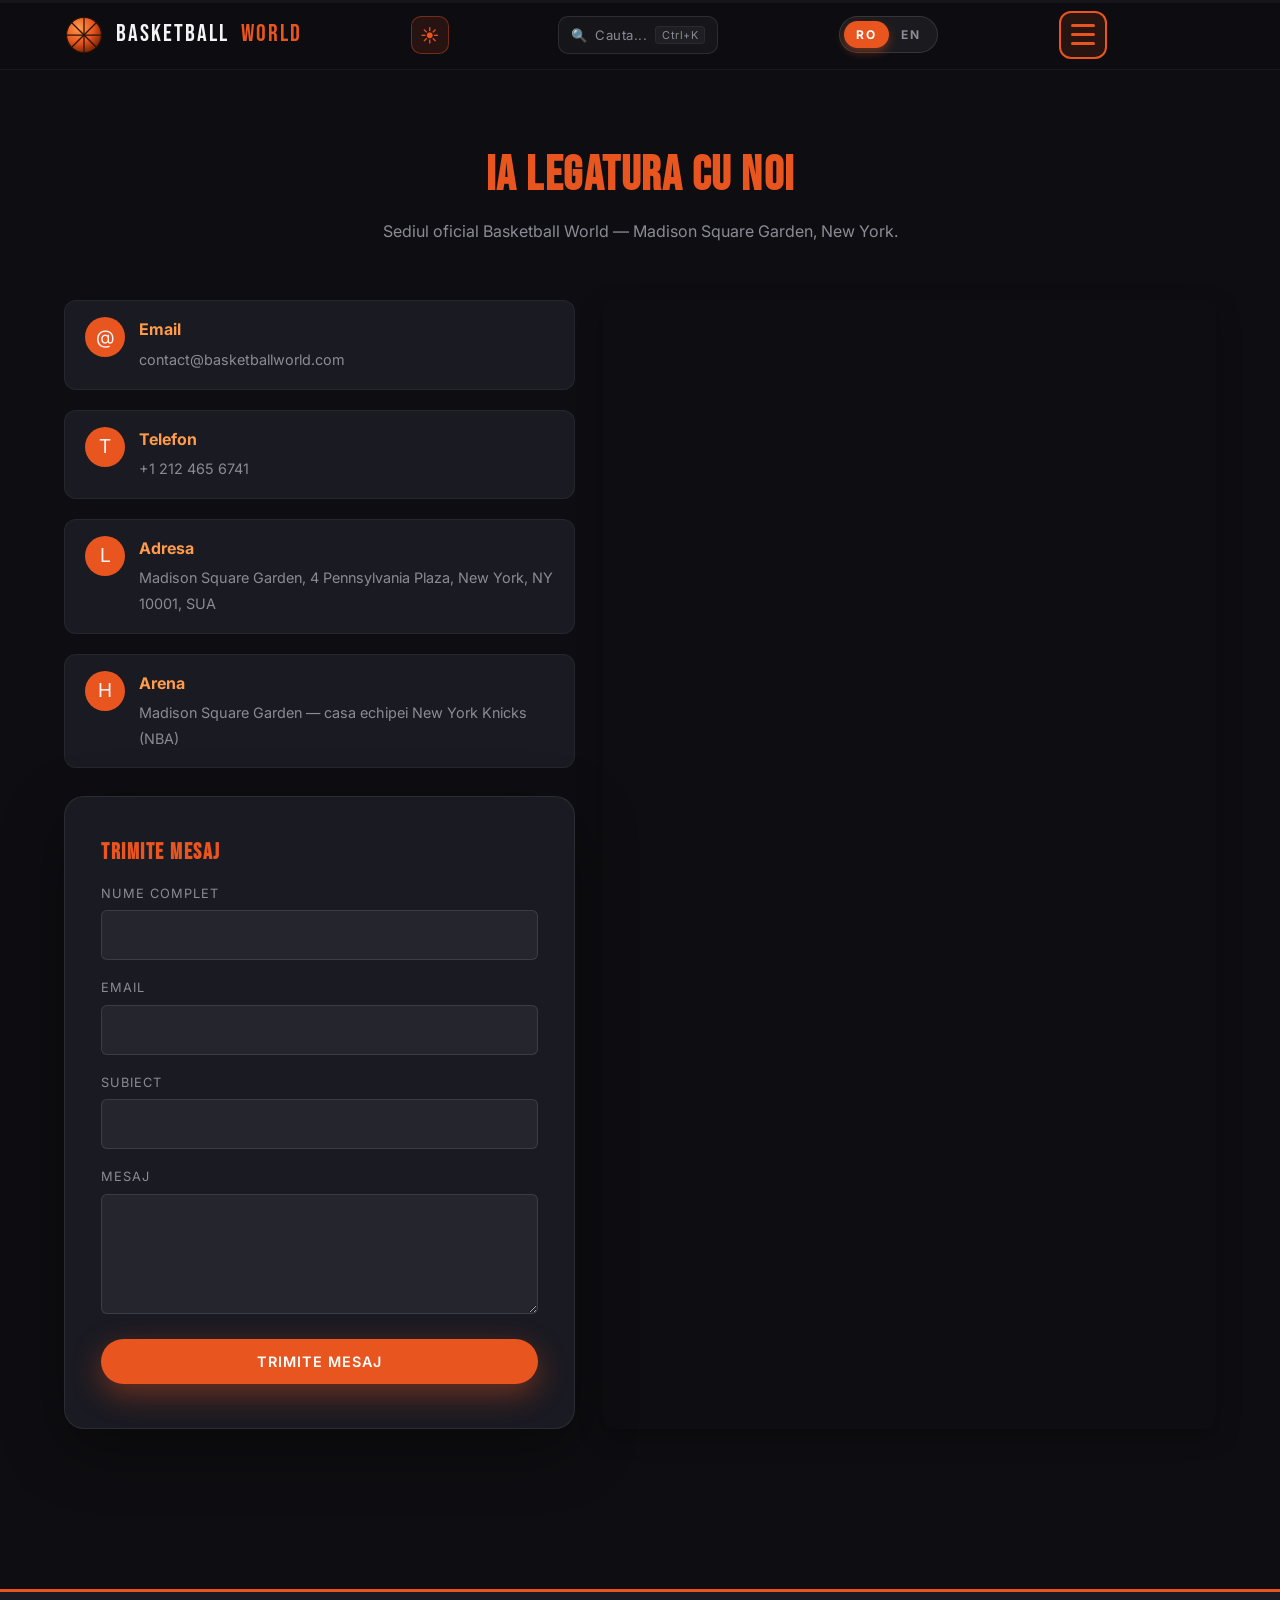
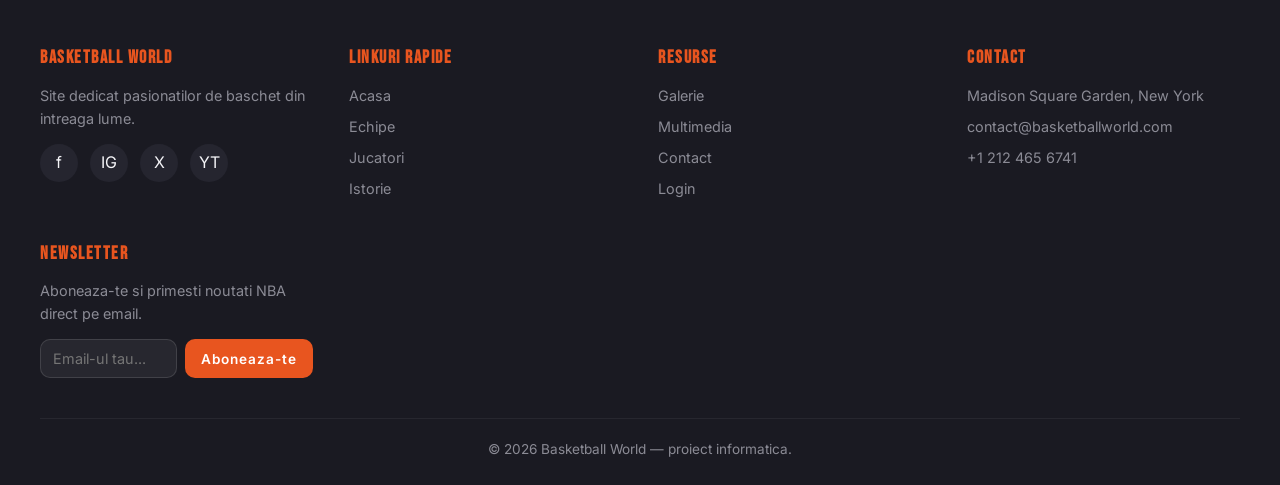
<file: pages/contact.html>
<!DOCTYPE html>
<html lang="ro">
<head>
  <meta charset="UTF-8">
  <meta name="viewport" content="width=device-width, initial-scale=1.0">
  <title>Contact — Basketball World</title>
  <link rel="icon" type="image/svg+xml" href="../images/favicon.svg">
  <link rel="preconnect" href="https://fonts.googleapis.com">
  <link href="https://fonts.googleapis.com/css2?family=Bebas+Neue&family=Inter:wght@300;400;500;600;700&display=swap" rel="stylesheet">
  <link rel="stylesheet" href="../css/style.css">
</head>
<body>
  <div class="page-loader"><div class="ball-loader"></div></div>

  <header class="site-header">
    <nav class="nav-container">
      <a href="../index.html" class="logo"><img src="../images/logo.svg" alt="logo"> Basketball <span>World</span></a>
      <ul class="nav-menu">
        <li><a href="../index.html">Acasa</a></li>
        <li><a href="echipe.html">Echipe</a></li>
        <li><a href="jucatori.html">Jucatori</a></li>
        <li><a href="istorie.html">Istorie</a></li>
        <li><a href="galerie.html">Galerie</a></li>
        <li><a href="multimedia.html">Media</a></li>
        <li><a href="contact.html">Contact</a></li>
        <li><a href="login.html" class="nav-cta" data-auth="login">Login</a></li>
        <li><a href="#" class="nav-cta" data-auth="account" style="display:none">Cont</a></li>
      </ul>
      <button class="hamburger" aria-label="Meniu"><span></span><span></span><span></span></button>
      <div class="nav-backdrop"></div>
    </nav>
  </header>

  <main>
    <section class="section">
      <h2 class="section-title"><span data-i18n="contact.title.pre">Ia</span> <span data-i18n="contact.title.span">legatura</span> <span data-i18n="contact.title.post">cu noi</span></h2>
      <p class="section-sub" data-i18n="contact.sub">Sediul oficial Basketball World — Madison Square Garden, New York, cea mai cunoscuta arena de baschet din lume.</p>

      <div class="contact-grid">
        <div>
          <div class="contact-info" style="margin-bottom: 28px;">
            <div class="contact-item">
              <div class="icon">@</div>
              <div><strong>Email</strong><span>contact@basketballworld.com</span></div>
            </div>
            <div class="contact-item">
              <div class="icon">T</div>
              <div><strong>Telefon</strong><span>+1 212 465 6741</span></div>
            </div>
            <div class="contact-item">
              <div class="icon">L</div>
              <div><strong>Adresa</strong><span>Madison Square Garden, 4 Pennsylvania Plaza, New York, NY 10001, SUA</span></div>
            </div>
            <div class="contact-item">
              <div class="icon">H</div>
              <div><strong>Arena</strong><span>Madison Square Garden — casa echipei New York Knicks (NBA)</span></div>
            </div>
          </div>

          <form id="contact-form" class="auth-card" style="margin:0; max-width:none; backdrop-filter:none; background:var(--dark-2);">
            <h3 style="font-size:1.4rem; margin-bottom:18px; color:var(--orange);" data-i18n="contact.form.title">Trimite mesaj</h3>
            <div class="form-group">
              <label data-i18n="common.name">Numele tau</label>
              <input type="text" name="name" required>
            </div>
            <div class="form-group">
              <label data-i18n="common.email">Email</label>
              <input type="email" name="email" required>
            </div>
            <div class="form-group">
              <label data-i18n="common.subject">Subiect</label>
              <input type="text" name="subject">
            </div>
            <div class="form-group">
              <label data-i18n="common.message">Mesaj</label>
              <textarea name="message" required></textarea>
            </div>
            <button type="submit" class="btn btn-primary btn-full" data-i18n="common.send">Trimite mesaj</button>
          </form>
        </div>

        <div class="map-wrap reveal">
          <iframe
            src="https://www.google.com/maps?q=Madison+Square+Garden,+New+York,+NY&output=embed"
            loading="lazy"
            referrerpolicy="no-referrer-when-downgrade"
            allowfullscreen></iframe>
        </div>
      </div>
    </section>
  </main>

  <footer class="site-footer">
    <div class="footer-grid">
      <div class="footer-col">
        <h4>Basketball World</h4>
        <p>Site dedicat pasionatilor de baschet din intreaga lume.</p>
        <div class="socials"><a href="https://www.facebook.com/nba/" target="_blank" rel="noopener" aria-label="Facebook">f</a><a href="https://www.instagram.com/nba/" target="_blank" rel="noopener" aria-label="Instagram">IG</a><a href="https://x.com/NBA" target="_blank" rel="noopener" aria-label="Twitter">X</a><a href="https://www.youtube.com/@NBA" target="_blank" rel="noopener" aria-label="YouTube">YT</a></div>
      </div>
      <div class="footer-col">
        <h4>Linkuri rapide</h4>
        <ul>
          <li><a href="../index.html">Acasa</a></li>
          <li><a href="echipe.html">Echipe</a></li>
          <li><a href="jucatori.html">Jucatori</a></li>
          <li><a href="istorie.html">Istorie</a></li>
        </ul>
      </div>
      <div class="footer-col">
        <h4>Resurse</h4>
        <ul>
          <li><a href="galerie.html">Galerie</a></li>
          <li><a href="multimedia.html">Multimedia</a></li>
          <li><a href="contact.html">Contact</a></li>
          <li><a href="login.html">Login</a></li>
        </ul>
      </div>
      <div class="footer-col">
        <h4>Contact</h4>
        <p>Madison Square Garden, New York</p>
        <p>contact@basketballworld.com</p>
        <p>+1 212 465 6741</p>
      </div>
    </div>
    <div class="footer-bottom">&copy; <span data-current-year></span> Basketball World — proiect informatica.</div>
  </footer>

  <script src="../js/translations.js"></script>
  <script src="../js/main.js"></script>
  <script src="../js/effects.js"></script>
  <script src="../js/search.js"></script>
  <script src="../js/newsletter.js"></script>
  <script src="../js/auth.js"></script>
</body>
</html>
</file>
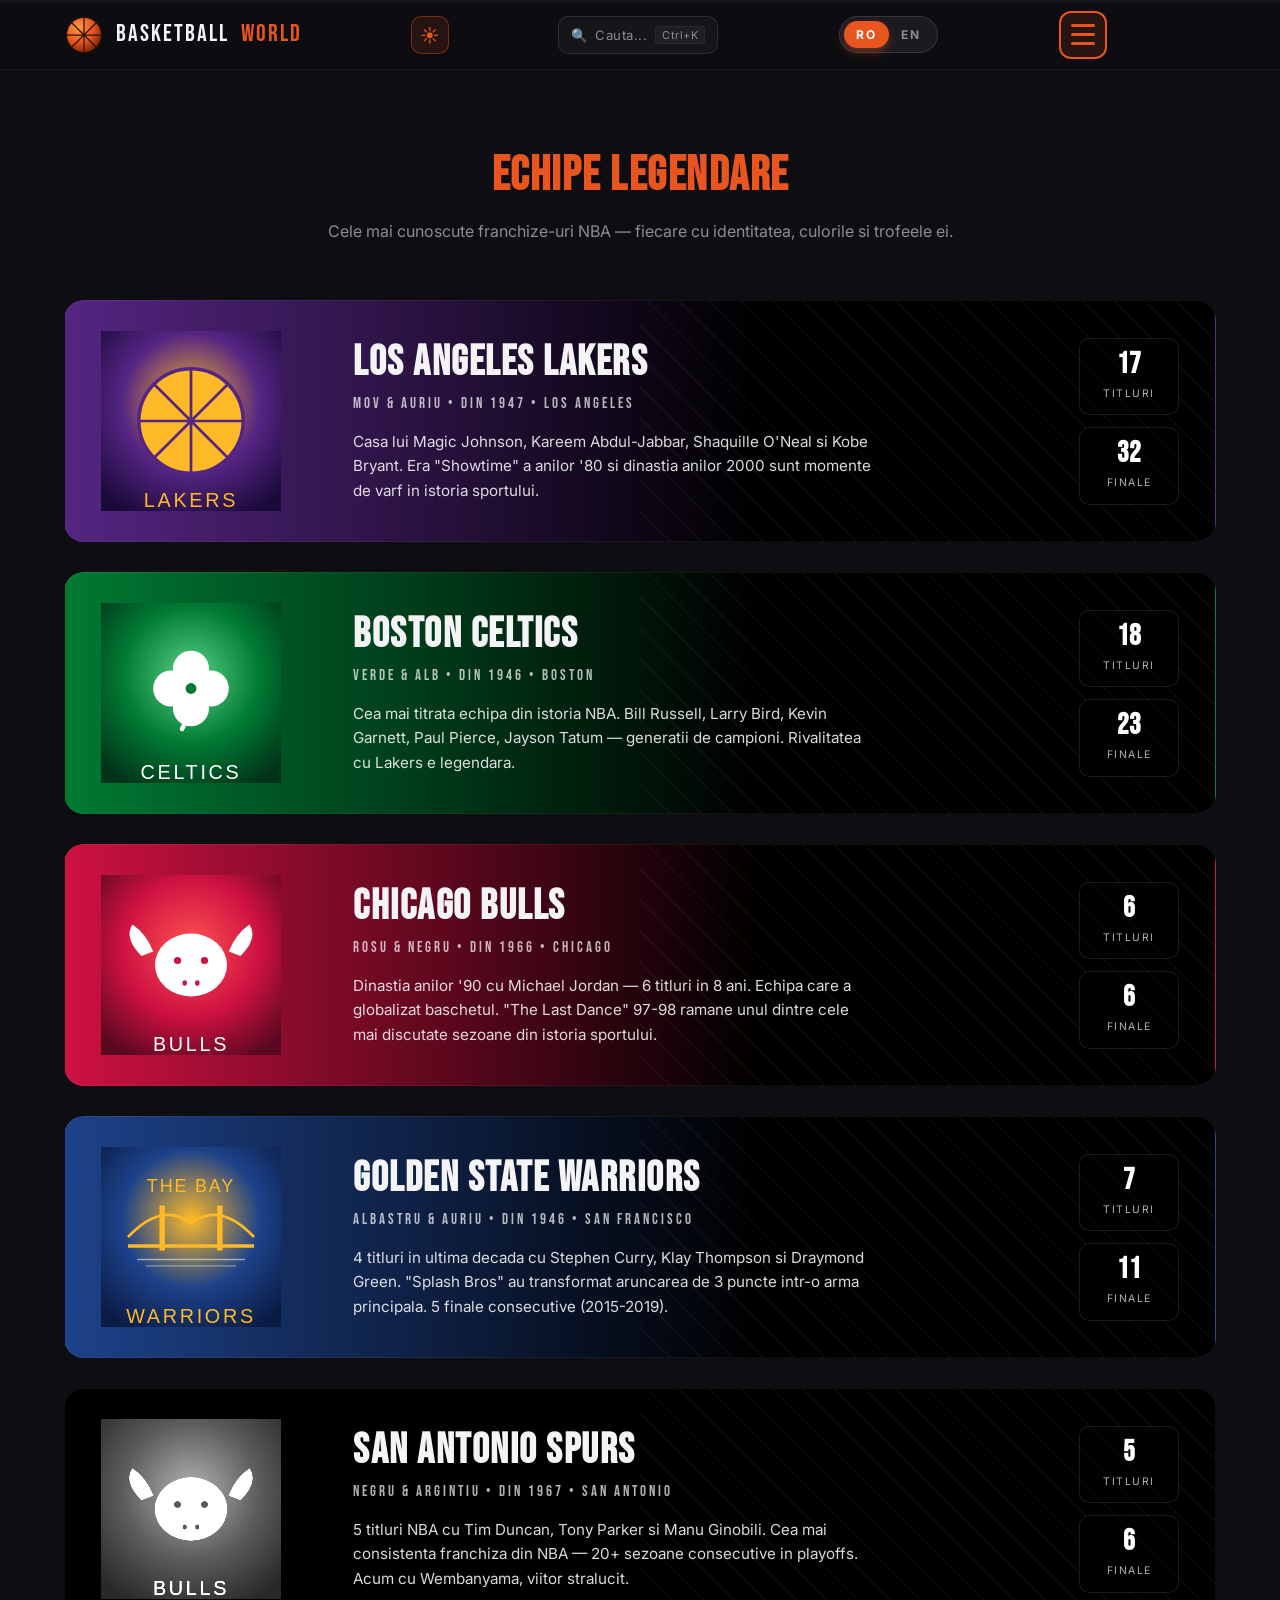
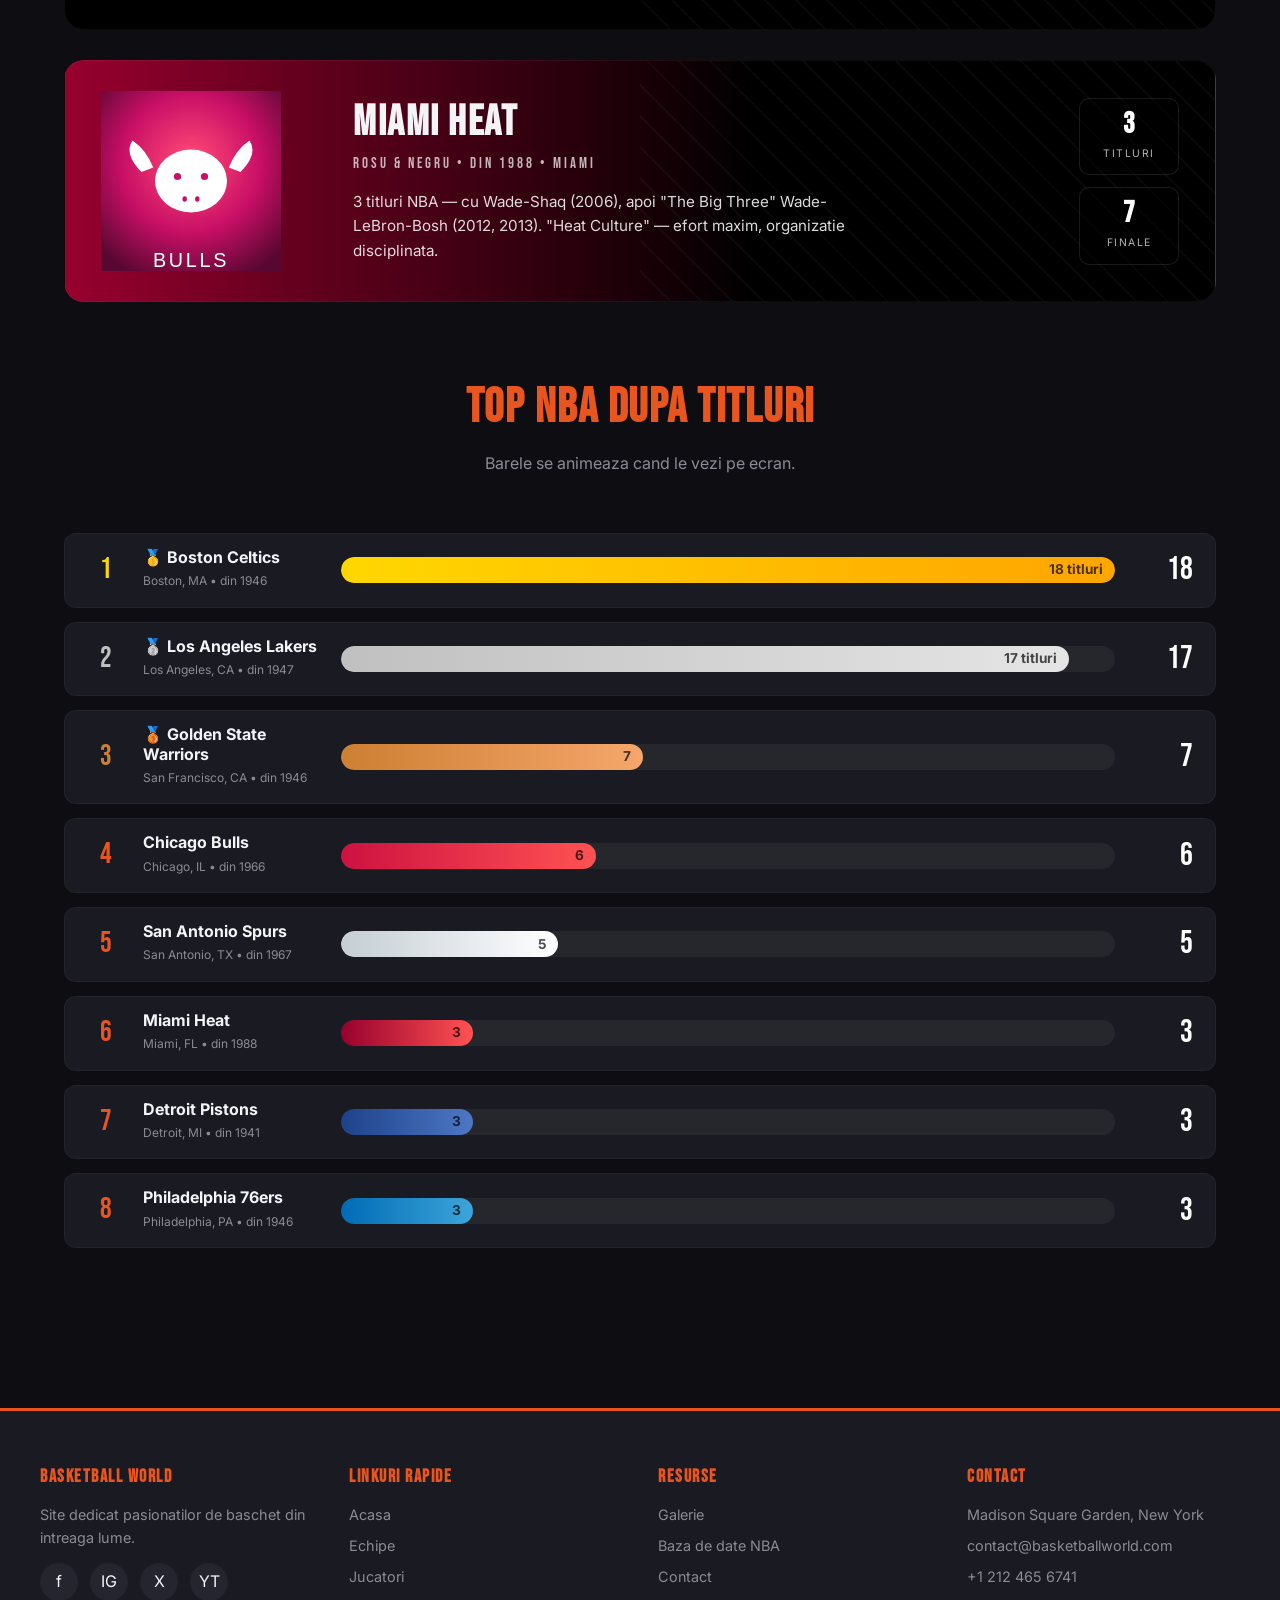
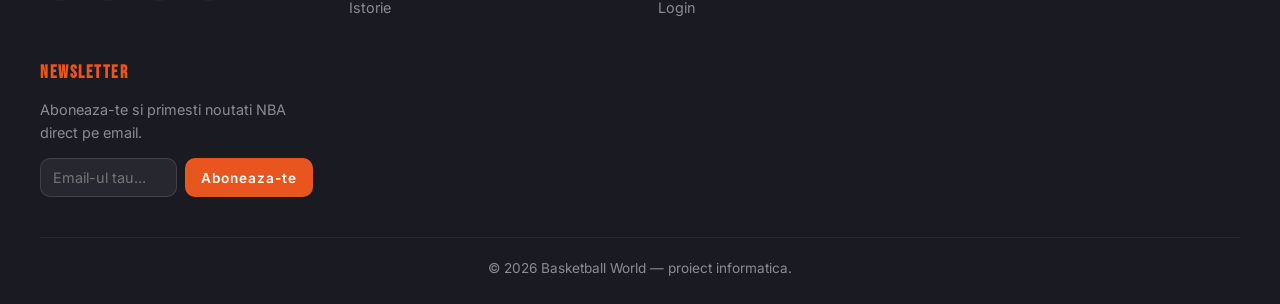
<file: pages/echipe.html>
<!DOCTYPE html>
<html lang="ro">
<head>
  <meta charset="UTF-8">
  <meta name="viewport" content="width=device-width, initial-scale=1.0">
  <title>Echipe — Basketball World</title>
  <link rel="icon" type="image/svg+xml" href="../images/favicon.svg">
  <link rel="preconnect" href="https://fonts.googleapis.com">
  <link href="https://fonts.googleapis.com/css2?family=Bebas+Neue&family=Inter:wght@300;400;500;600;700&display=swap" rel="stylesheet">
  <link rel="stylesheet" href="../css/style.css">
</head>
<body>
  <div class="page-loader"><div class="ball-loader"></div></div>

  <header class="site-header">
    <nav class="nav-container">
      <a href="../index.html" class="logo"><img src="../images/logo.svg" alt="logo"> Basketball <span>World</span></a>
      <ul class="nav-menu">
        <li><a href="../index.html">Acasa</a></li>
        <li><a href="echipe.html">Echipe</a></li>
        <li><a href="jucatori.html">Jucatori</a></li>
        <li><a href="istorie.html">Istorie</a></li>
        <li><a href="galerie.html">Galerie</a></li>
        <li><a href="multimedia.html">Media</a></li>
        <li><a href="contact.html">Contact</a></li>
        <li><a href="login.html" class="nav-cta" data-auth="login">Login</a></li>
        <li><a href="#" class="nav-cta" data-auth="account" style="display:none">Cont</a></li>
      </ul>
      <button class="hamburger" aria-label="Meniu"><span></span><span></span><span></span></button>
      <div class="nav-backdrop"></div>
    </nav>
  </header>

  <main>
    <section class="section">
      <h2 class="section-title"><span data-i18n="teams.title.pre">Echipe</span> <span data-i18n="teams.title.span">legendare</span></h2>
      <p class="section-sub" data-i18n="teams.sub">Cele mai cunoscute franchize-uri NBA — fiecare cu identitatea, culorile si trofeele ei.</p>

      <div class="team-showcase">

        <article class="team-strip" style="--ts-color:#552583;">
          <div class="ts-logo"><img src="../images/team-lakers.svg" alt="Lakers"></div>
          <div class="ts-info">
            <h3>Los Angeles Lakers</h3>
            <div class="ts-meta">Mov & Auriu • Din 1947 • LOS ANGELES</div>
            <p>Casa lui Magic Johnson, Kareem Abdul-Jabbar, Shaquille O'Neal si Kobe Bryant. Era "Showtime" a anilor '80 si dinastia anilor 2000 sunt momente de varf in istoria sportului.</p>
          </div>
          <div class="ts-stats">
            <div class="ts-stat"><strong>17</strong><span>Titluri</span></div>
            <div class="ts-stat"><strong>32</strong><span>Finale</span></div>
          </div>
        </article>

        <article class="team-strip" style="--ts-color:#007A33;">
          <div class="ts-logo"><img src="../images/team-celtics.svg" alt="Celtics"></div>
          <div class="ts-info">
            <h3>Boston Celtics</h3>
            <div class="ts-meta">Verde & Alb • Din 1946 • BOSTON</div>
            <p>Cea mai titrata echipa din istoria NBA. Bill Russell, Larry Bird, Kevin Garnett, Paul Pierce, Jayson Tatum — generatii de campioni. Rivalitatea cu Lakers e legendara.</p>
          </div>
          <div class="ts-stats">
            <div class="ts-stat"><strong>18</strong><span>Titluri</span></div>
            <div class="ts-stat"><strong>23</strong><span>Finale</span></div>
          </div>
        </article>

        <article class="team-strip" style="--ts-color:#CE1141;">
          <div class="ts-logo"><img src="../images/team-bulls.svg" alt="Bulls"></div>
          <div class="ts-info">
            <h3>Chicago Bulls</h3>
            <div class="ts-meta">Rosu & Negru • Din 1966 • CHICAGO</div>
            <p>Dinastia anilor '90 cu Michael Jordan — 6 titluri in 8 ani. Echipa care a globalizat baschetul. "The Last Dance" 97-98 ramane unul dintre cele mai discutate sezoane din istoria sportului.</p>
          </div>
          <div class="ts-stats">
            <div class="ts-stat"><strong>6</strong><span>Titluri</span></div>
            <div class="ts-stat"><strong>6</strong><span>Finale</span></div>
          </div>
        </article>

        <article class="team-strip" style="--ts-color:#1D428A;">
          <div class="ts-logo"><img src="../images/team-warriors.svg" alt="Warriors"></div>
          <div class="ts-info">
            <h3>Golden State Warriors</h3>
            <div class="ts-meta">Albastru & Auriu • Din 1946 • SAN FRANCISCO</div>
            <p>4 titluri in ultima decada cu Stephen Curry, Klay Thompson si Draymond Green. "Splash Bros" au transformat aruncarea de 3 puncte intr-o arma principala. 5 finale consecutive (2015-2019).</p>
          </div>
          <div class="ts-stats">
            <div class="ts-stat"><strong>7</strong><span>Titluri</span></div>
            <div class="ts-stat"><strong>11</strong><span>Finale</span></div>
          </div>
        </article>

        <article class="team-strip" style="--ts-color:#000;">
          <div class="ts-logo"><img src="../images/team-bulls.svg" alt="Spurs" style="filter:grayscale(100%) brightness(1.5);"></div>
          <div class="ts-info">
            <h3>San Antonio Spurs</h3>
            <div class="ts-meta">Negru & Argintiu • Din 1967 • SAN ANTONIO</div>
            <p>5 titluri NBA cu Tim Duncan, Tony Parker si Manu Ginobili. Cea mai consistenta franchiza din NBA — 20+ sezoane consecutive in playoffs. Acum cu Wembanyama, viitor stralucit.</p>
          </div>
          <div class="ts-stats">
            <div class="ts-stat"><strong>5</strong><span>Titluri</span></div>
            <div class="ts-stat"><strong>6</strong><span>Finale</span></div>
          </div>
        </article>

        <article class="team-strip" style="--ts-color:#98002E;">
          <div class="ts-logo"><img src="../images/team-bulls.svg" alt="Heat" style="filter:hue-rotate(-15deg);"></div>
          <div class="ts-info">
            <h3>Miami Heat</h3>
            <div class="ts-meta">Rosu & Negru • Din 1988 • MIAMI</div>
            <p>3 titluri NBA — cu Wade-Shaq (2006), apoi "The Big Three" Wade-LeBron-Bosh (2012, 2013). "Heat Culture" — efort maxim, organizatie disciplinata.</p>
          </div>
          <div class="ts-stats">
            <div class="ts-stat"><strong>3</strong><span>Titluri</span></div>
            <div class="ts-stat"><strong>7</strong><span>Finale</span></div>
          </div>
        </article>

      </div>

      <!-- ===== ANIMATED BAR CHART RANKINGS ===== -->
      <h2 class="section-title" style="margin-top:80px;"><span data-i18n="teams.ranking.title.pre">Top NBA dupa</span> <span data-i18n="teams.ranking.title.span">titluri</span></h2>
      <p class="section-sub" data-i18n="teams.ranking.sub">Barele se animeaza cand le vezi pe ecran — comparatie vizuala a echipelor.</p>

      <div class="bar-chart">

        <div class="bar-row gold" style="--w:100%; --bar-color:#FFD700; --bar-color-2:#FFA500;">
          <div class="bar-pos">1</div>
          <div class="bar-team"><strong>🥇 Boston Celtics</strong><span>Boston, MA • din 1946</span></div>
          <div class="bar-track"><div class="bar-fill">18 titluri</div></div>
          <div class="bar-count">18</div>
        </div>

        <div class="bar-row silver" style="--w:94%; --bar-color:#C0C0C0; --bar-color-2:#E5E5E5;">
          <div class="bar-pos">2</div>
          <div class="bar-team"><strong>🥈 Los Angeles Lakers</strong><span>Los Angeles, CA • din 1947</span></div>
          <div class="bar-track"><div class="bar-fill">17 titluri</div></div>
          <div class="bar-count">17</div>
        </div>

        <div class="bar-row bronze" style="--w:39%; --bar-color:#CD7F32; --bar-color-2:#F5A66B;">
          <div class="bar-pos">3</div>
          <div class="bar-team"><strong>🥉 Golden State Warriors</strong><span>San Francisco, CA • din 1946</span></div>
          <div class="bar-track"><div class="bar-fill">7</div></div>
          <div class="bar-count">7</div>
        </div>

        <div class="bar-row" style="--w:33%; --bar-color:#CE1141; --bar-color-2:#ff5252;">
          <div class="bar-pos">4</div>
          <div class="bar-team"><strong>Chicago Bulls</strong><span>Chicago, IL • din 1966</span></div>
          <div class="bar-track"><div class="bar-fill">6</div></div>
          <div class="bar-count">6</div>
        </div>

        <div class="bar-row" style="--w:28%; --bar-color:#C4CED4; --bar-color-2:#fff;">
          <div class="bar-pos">5</div>
          <div class="bar-team"><strong>San Antonio Spurs</strong><span>San Antonio, TX • din 1967</span></div>
          <div class="bar-track"><div class="bar-fill">5</div></div>
          <div class="bar-count">5</div>
        </div>

        <div class="bar-row" style="--w:17%; --bar-color:#98002E; --bar-color-2:#ff5252;">
          <div class="bar-pos">6</div>
          <div class="bar-team"><strong>Miami Heat</strong><span>Miami, FL • din 1988</span></div>
          <div class="bar-track"><div class="bar-fill">3</div></div>
          <div class="bar-count">3</div>
        </div>

        <div class="bar-row" style="--w:17%; --bar-color:#1D428A; --bar-color-2:#4d77c5;">
          <div class="bar-pos">7</div>
          <div class="bar-team"><strong>Detroit Pistons</strong><span>Detroit, MI • din 1941</span></div>
          <div class="bar-track"><div class="bar-fill">3</div></div>
          <div class="bar-count">3</div>
        </div>

        <div class="bar-row" style="--w:17%; --bar-color:#006BB6; --bar-color-2:#3DA5D9;">
          <div class="bar-pos">8</div>
          <div class="bar-team"><strong>Philadelphia 76ers</strong><span>Philadelphia, PA • din 1946</span></div>
          <div class="bar-track"><div class="bar-fill">3</div></div>
          <div class="bar-count">3</div>
        </div>

      </div>
    </section>
  </main>

  <footer class="site-footer">
    <div class="footer-grid">
      <div class="footer-col">
        <h4>Basketball World</h4>
        <p>Site dedicat pasionatilor de baschet din intreaga lume.</p>
        <div class="socials"><a href="https://www.facebook.com/nba/" target="_blank" rel="noopener" aria-label="Facebook">f</a><a href="https://www.instagram.com/nba/" target="_blank" rel="noopener" aria-label="Instagram">IG</a><a href="https://x.com/NBA" target="_blank" rel="noopener" aria-label="Twitter">X</a><a href="https://www.youtube.com/@NBA" target="_blank" rel="noopener" aria-label="YouTube">YT</a></div>
      </div>
      <div class="footer-col">
        <h4>Linkuri rapide</h4>
        <ul>
          <li><a href="../index.html">Acasa</a></li>
          <li><a href="echipe.html">Echipe</a></li>
          <li><a href="jucatori.html">Jucatori</a></li>
          <li><a href="istorie.html">Istorie</a></li>
        </ul>
      </div>
      <div class="footer-col">
        <h4>Resurse</h4>
        <ul>
          <li><a href="galerie.html">Galerie</a></li>
          <li><a href="multimedia.html">Baza de date NBA</a></li>
          <li><a href="contact.html">Contact</a></li>
          <li><a href="login.html">Login</a></li>
        </ul>
      </div>
      <div class="footer-col">
        <h4>Contact</h4>
        <p>Madison Square Garden, New York</p>
        <p>contact@basketballworld.com</p>
        <p>+1 212 465 6741</p>
      </div>
    </div>
    <div class="footer-bottom">&copy; <span data-current-year></span> Basketball World — proiect informatica.</div>
  </footer>

  <script src="../js/translations.js"></script>
  <script src="../js/main.js"></script>
  <script src="../js/effects.js"></script>
  <script src="../js/search.js"></script>
  <script src="../js/newsletter.js"></script>
  <script src="../js/auth.js"></script>
</body>
</html>
</file>
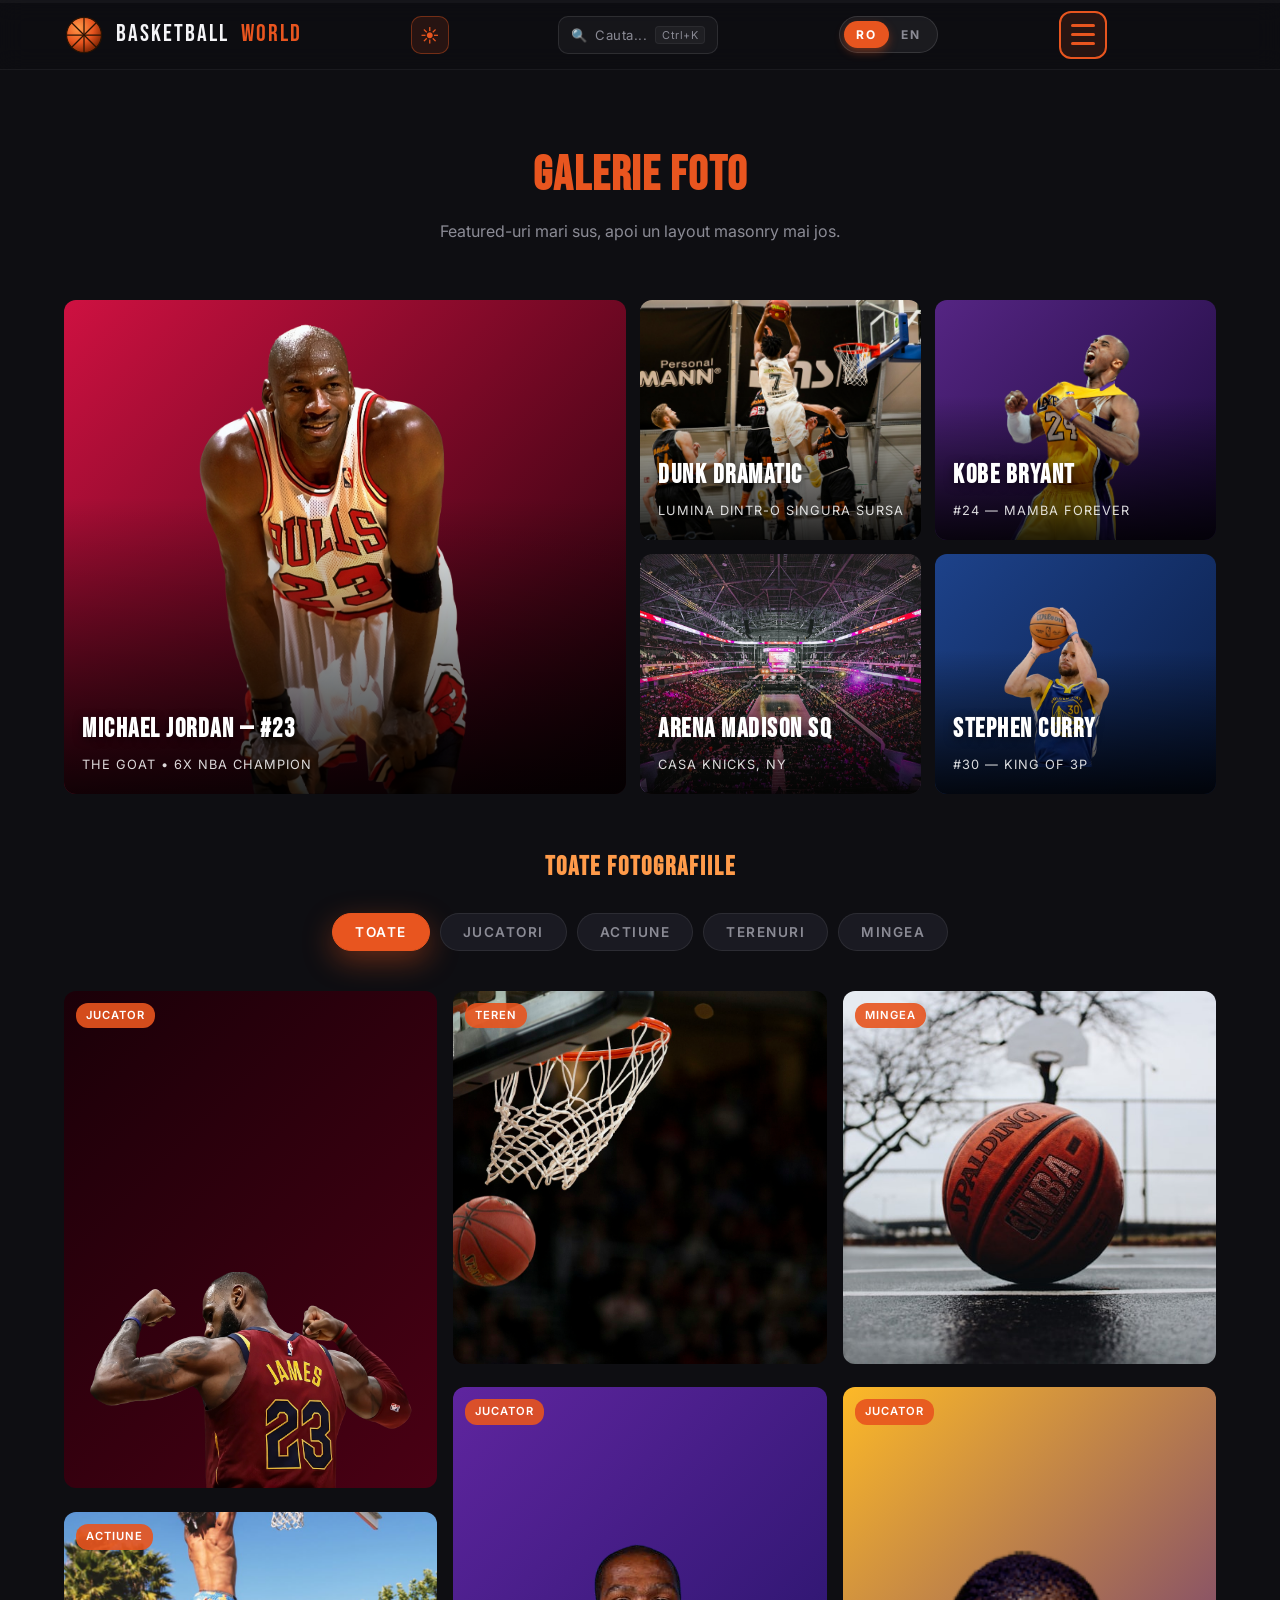
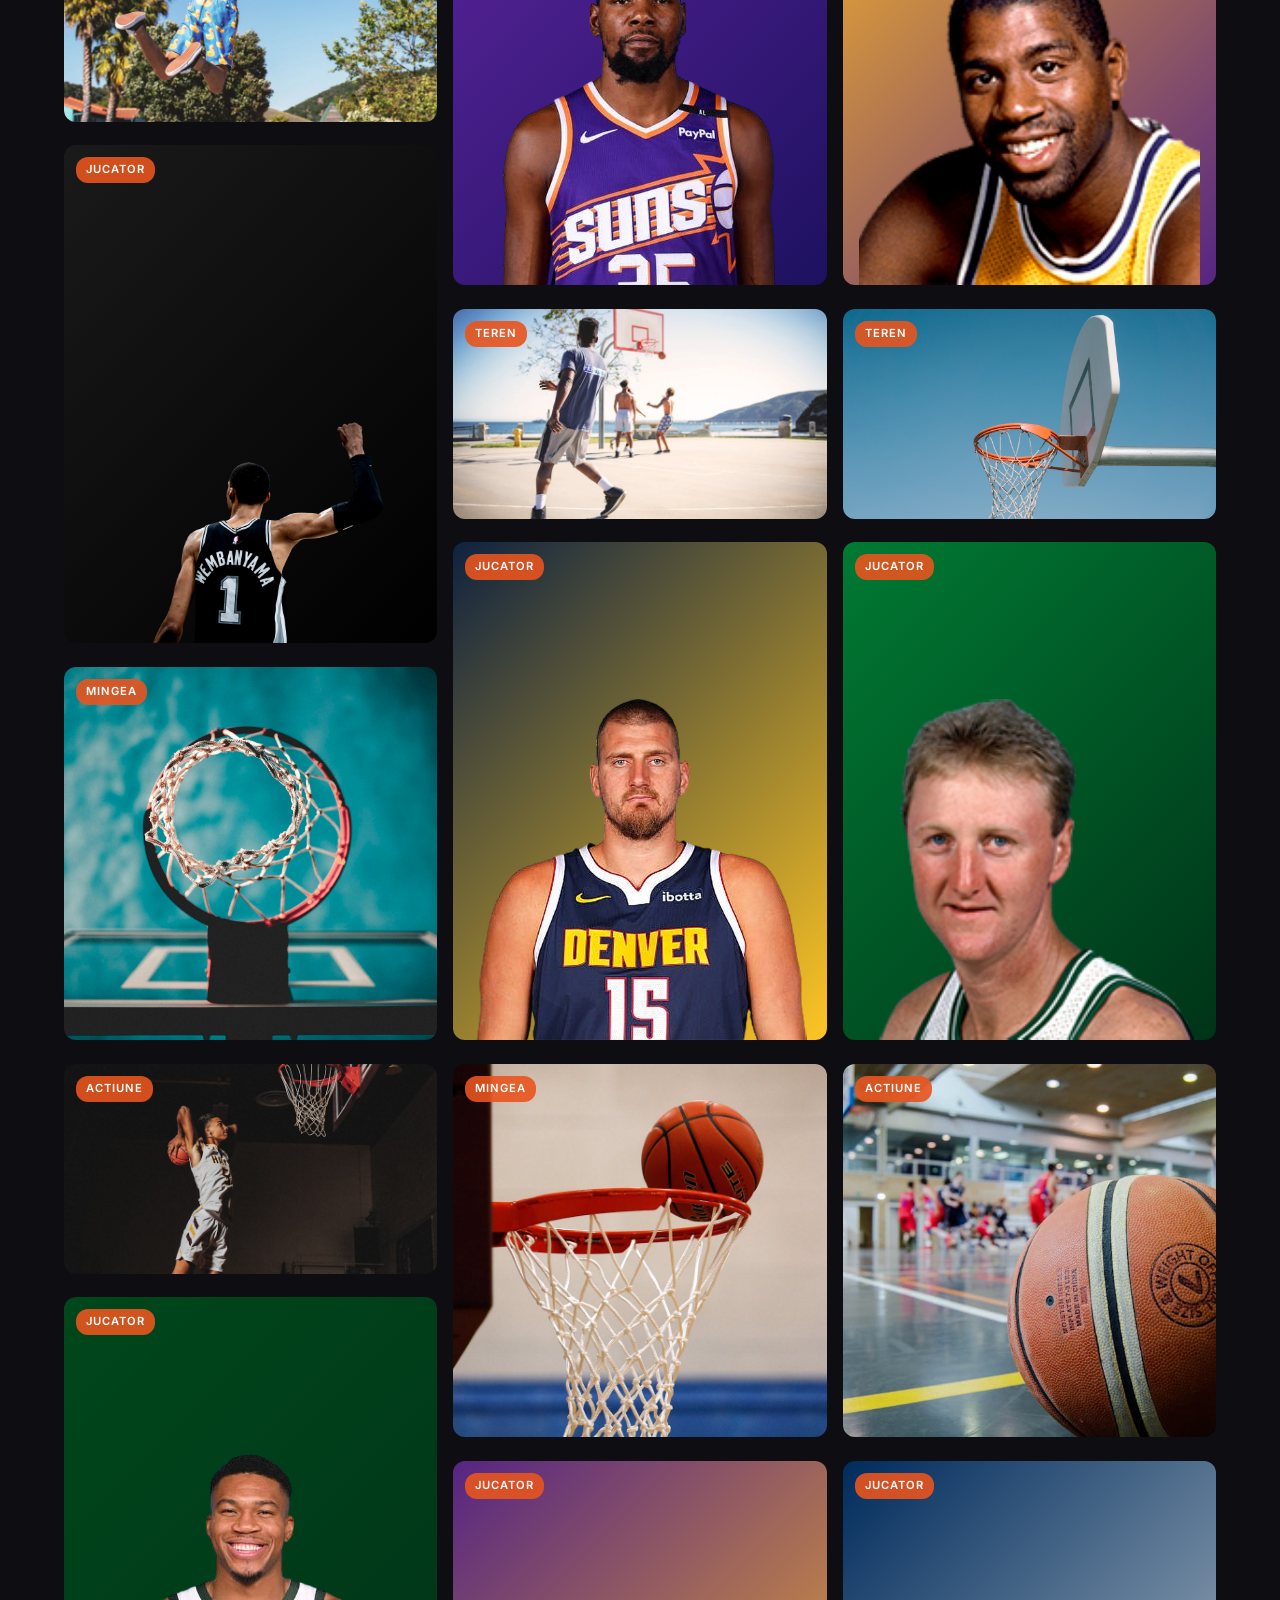
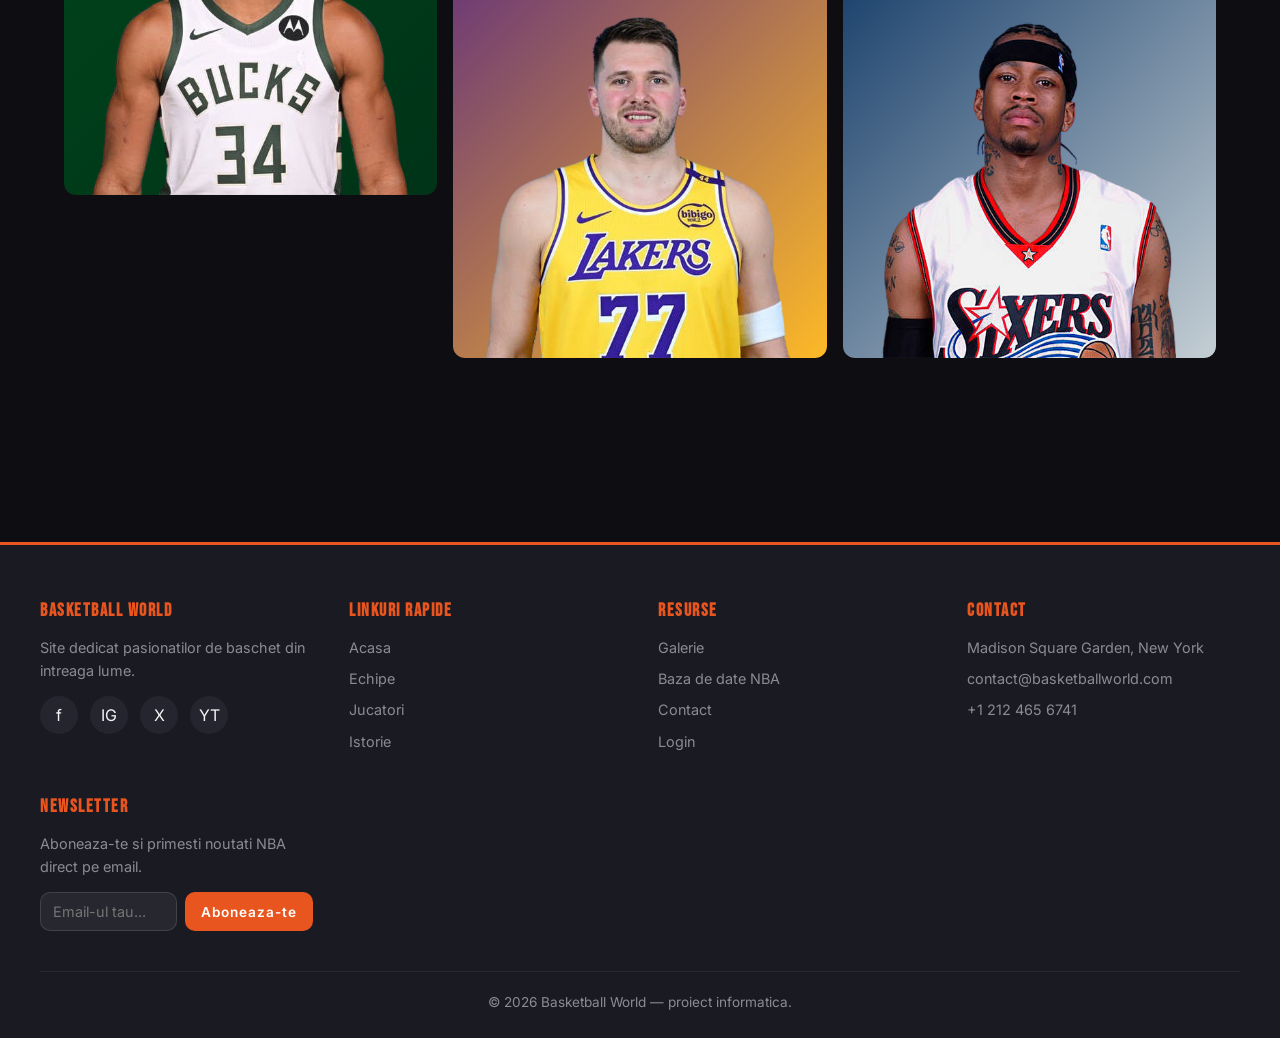
<file: pages/galerie.html>
<!DOCTYPE html>
<html lang="ro">
<head>
  <meta charset="UTF-8">
  <meta name="viewport" content="width=device-width, initial-scale=1.0">
  <title>Galerie — Basketball World</title>
  <link rel="icon" type="image/svg+xml" href="../images/favicon.svg">
  <link rel="preconnect" href="https://fonts.googleapis.com">
  <link href="https://fonts.googleapis.com/css2?family=Bebas+Neue&family=Inter:wght@300;400;500;600;700&display=swap" rel="stylesheet">
  <link rel="stylesheet" href="../css/style.css">
</head>
<body>
  <div class="page-loader"><div class="ball-loader"></div></div>

  <header class="site-header">
    <nav class="nav-container">
      <a href="../index.html" class="logo"><img src="../images/logo.svg" alt="logo"> Basketball <span>World</span></a>
      <ul class="nav-menu">
        <li><a href="../index.html">Acasa</a></li>
        <li><a href="echipe.html">Echipe</a></li>
        <li><a href="jucatori.html">Jucatori</a></li>
        <li><a href="istorie.html">Istorie</a></li>
        <li><a href="galerie.html">Galerie</a></li>
        <li><a href="multimedia.html">Media</a></li>
        <li><a href="contact.html">Contact</a></li>
        <li><a href="login.html" class="nav-cta" data-auth="login">Login</a></li>
        <li><a href="#" class="nav-cta" data-auth="account" style="display:none">Cont</a></li>
      </ul>
      <button class="hamburger" aria-label="Meniu"><span></span><span></span><span></span></button>
      <div class="nav-backdrop"></div>
    </nav>
  </header>

  <main>
    <section class="section">
      <h2 class="section-title"><span data-i18n="gal.title.pre">Galerie</span> <span data-i18n="gal.title.span">foto</span></h2>
      <p class="section-sub" data-i18n="gal.sub">Featured-uri mari sus, apoi un layout masonry mai jos. Treci cu mouse-ul peste orice imagine.</p>

      <!-- HERO featured grid (2x3 layout with one big feature) -->
      <div class="gallery-hero">
        <a class="gh-cell feature" href="#" style="background-image:linear-gradient(135deg, rgba(206,17,65,.4), rgba(0,0,0,.3));">
          <img src="../images/p-jordan.png" alt="Jordan" style="background:linear-gradient(135deg, #CE1141, #1a0008); object-fit:contain;">
          <div class="gh-label">
            <strong>Michael Jordan — #23</strong>
            <span>The GOAT • 6x NBA Champion</span>
          </div>
        </a>

        <a class="gh-cell" href="#">
          <img src="../images/dunk.jpg" alt="Dunk">
          <div class="gh-label">
            <strong>Dunk dramatic</strong>
            <span>Lumina dintr-o singura sursa</span>
          </div>
        </a>

        <a class="gh-cell" href="#">
          <img src="../images/p-kobe.png" alt="Kobe" style="background:linear-gradient(135deg, #552583, #1a0a3a); object-fit:contain;">
          <div class="gh-label">
            <strong>Kobe Bryant</strong>
            <span>#24 — Mamba Forever</span>
          </div>
        </a>

        <a class="gh-cell" href="#">
          <img src="../images/court.jpg" alt="Court">
          <div class="gh-label">
            <strong>Arena Madison Sq</strong>
            <span>Casa Knicks, NY</span>
          </div>
        </a>

        <a class="gh-cell" href="#">
          <img src="../images/p-curry.png" alt="Curry" style="background:linear-gradient(135deg, #1D428A, #0a1c44); object-fit:contain;">
          <div class="gh-label">
            <strong>Stephen Curry</strong>
            <span>#30 — King of 3P</span>
          </div>
        </a>
      </div>

      <!-- FILTERS + MASONRY -->
      <h3 style="text-align:center; font-size:1.6rem; margin-top:60px; color:var(--orange-light); letter-spacing:2px;" data-i18n="gal.allPhotos">Toate fotografiile</h3>

      <div class="gallery-filters">
        <button class="filter-btn active" data-filter="all" data-i18n="gal.filter.all">Toate</button>
        <button class="filter-btn" data-filter="jucatori" data-i18n="gal.filter.players">Jucatori</button>
        <button class="filter-btn" data-filter="actiune" data-i18n="gal.filter.action">Actiune</button>
        <button class="filter-btn" data-filter="terenuri" data-i18n="gal.filter.courts">Terenuri</button>
        <button class="filter-btn" data-filter="minge" data-i18n="gal.filter.ball">Mingea</button>
      </div>

      <div class="masonry">

        <div class="gv-item tall" data-cat="jucatori" style="background:linear-gradient(135deg, #1a0008, #4a0014);">
          <img src="../images/p-lebron.png" alt="LeBron">
          <span class="gv-cat-tag">Jucator</span>
          <div class="gv-caption"><strong>LeBron James</strong><span>King James — all-time scorer</span></div>
        </div>

        <div class="gv-item wide" data-cat="actiune">
          <img src="../images/player_dunk.jpg" alt="">
          <span class="gv-cat-tag">Actiune</span>
          <div class="gv-caption"><strong>Slam outdoor</strong><span>Pe un teren cu palmieri</span></div>
        </div>

        <div class="gv-item tall" data-cat="jucatori" style="background:linear-gradient(135deg, #1a1a1a, #000);">
          <img src="../images/p-wemby.png" alt="Wemby">
          <span class="gv-cat-tag">Jucator</span>
          <div class="gv-caption"><strong>Victor Wembanyama</strong><span>#1 — viitorul NBA</span></div>
        </div>

        <div class="gv-item square" data-cat="minge">
          <img src="../images/ball.jpg" alt="">
          <span class="gv-cat-tag">Mingea</span>
          <div class="gv-caption"><strong>Spalding Collection</strong><span>Mingi NBA oficiale</span></div>
        </div>

        <div class="gv-item wide" data-cat="actiune">
          <img src="../images/player2.jpg" alt="">
          <span class="gv-cat-tag">Actiune</span>
          <div class="gv-caption"><strong>Dunk in arena</strong><span>Saritura spectaculoasa</span></div>
        </div>

        <div class="gv-item tall" data-cat="jucatori" style="background:linear-gradient(135deg, #00471B, #003318);">
          <img src="../images/p-giannis.png" alt="Giannis">
          <span class="gv-cat-tag">Jucator</span>
          <div class="gv-caption"><strong>Giannis Antetokounmpo</strong><span>Greek Freak — MVP 2019/20</span></div>
        </div>

        <div class="gv-item square" data-cat="terenuri">
          <img src="../images/hero.jpg" alt="">
          <span class="gv-cat-tag">Teren</span>
          <div class="gv-caption"><strong>Hoop arena</strong><span>Plasa si fanii in fundal</span></div>
        </div>

        <div class="gv-item tall" data-cat="jucatori" style="background:linear-gradient(135deg, #5F259F, #1D1160);">
          <img src="../images/p-durant.png" alt="Durant">
          <span class="gv-cat-tag">Jucator</span>
          <div class="gv-caption"><strong>Kevin Durant</strong><span>2x NBA Champion</span></div>
        </div>

        <div class="gv-item wide" data-cat="terenuri">
          <img src="../images/court_game.jpg" alt="">
          <span class="gv-cat-tag">Teren</span>
          <div class="gv-caption"><strong>Streetball</strong><span>Joc pe litoral</span></div>
        </div>

        <div class="gv-item tall" data-cat="jucatori" style="background:linear-gradient(135deg, #0E2240, #FEC524);">
          <img src="../images/p-jokic.png" alt="Jokic">
          <span class="gv-cat-tag">Jucator</span>
          <div class="gv-caption"><strong>Nikola Jokic</strong><span>3x MVP — Nuggets</span></div>
        </div>

        <div class="gv-item square" data-cat="minge">
          <img src="../images/hoop_ball.jpg" alt="">
          <span class="gv-cat-tag">Mingea</span>
          <div class="gv-caption"><strong>Mingea in cos</strong><span>Momentul exact</span></div>
        </div>

        <div class="gv-item tall" data-cat="jucatori" style="background:linear-gradient(135deg, #552583, #FDB927);">
          <img src="../images/p-doncic.png" alt="Doncic">
          <span class="gv-cat-tag">Jucator</span>
          <div class="gv-caption"><strong>Luka Doncic</strong><span>Sloven prodigy</span></div>
        </div>

        <div class="gv-item square" data-cat="minge">
          <img src="../images/gallery2.jpg" alt="">
          <span class="gv-cat-tag">Mingea</span>
          <div class="gv-caption"><strong>NBA pe asfalt</strong><span>Mingea oficiala pe ud</span></div>
        </div>

        <div class="gv-item tall" data-cat="jucatori" style="background:linear-gradient(135deg, #FDB927, #552583);">
          <img src="../images/p-magic.png" alt="Magic">
          <span class="gv-cat-tag">Jucator</span>
          <div class="gv-caption"><strong>Magic Johnson</strong><span>5x NBA Champion — Showtime</span></div>
        </div>

        <div class="gv-item wide" data-cat="terenuri">
          <img src="../images/history.jpg" alt="">
          <span class="gv-cat-tag">Teren</span>
          <div class="gv-caption"><strong>Cosul si plasa</strong><span>Detaliul iconic</span></div>
        </div>

        <div class="gv-item tall" data-cat="jucatori" style="background:linear-gradient(135deg, #007A33, #003318);">
          <img src="../images/p-bird.png" alt="Bird">
          <span class="gv-cat-tag">Jucator</span>
          <div class="gv-caption"><strong>Larry Bird</strong><span>3x MVP — Celtics</span></div>
        </div>

        <div class="gv-item square" data-cat="actiune">
          <img src="../images/player_game.jpg" alt="">
          <span class="gv-cat-tag">Actiune</span>
          <div class="gv-caption"><strong>Meci in desfasurare</strong><span>Mingea in prim-plan</span></div>
        </div>

        <div class="gv-item tall" data-cat="jucatori" style="background:linear-gradient(135deg, #002B5C, #C4CED4);">
          <img src="../images/p-iverson.png" alt="Iverson">
          <span class="gv-cat-tag">Jucator</span>
          <div class="gv-caption"><strong>Allen Iverson</strong><span>The Answer — 76ers</span></div>
        </div>

      </div>
    </section>
  </main>

  <footer class="site-footer">
    <div class="footer-grid">
      <div class="footer-col">
        <h4>Basketball World</h4>
        <p>Site dedicat pasionatilor de baschet din intreaga lume.</p>
        <div class="socials"><a href="https://www.facebook.com/nba/" target="_blank" rel="noopener" aria-label="Facebook">f</a><a href="https://www.instagram.com/nba/" target="_blank" rel="noopener" aria-label="Instagram">IG</a><a href="https://x.com/NBA" target="_blank" rel="noopener" aria-label="Twitter">X</a><a href="https://www.youtube.com/@NBA" target="_blank" rel="noopener" aria-label="YouTube">YT</a></div>
      </div>
      <div class="footer-col">
        <h4>Linkuri rapide</h4>
        <ul>
          <li><a href="../index.html">Acasa</a></li>
          <li><a href="echipe.html">Echipe</a></li>
          <li><a href="jucatori.html">Jucatori</a></li>
          <li><a href="istorie.html">Istorie</a></li>
        </ul>
      </div>
      <div class="footer-col">
        <h4>Resurse</h4>
        <ul>
          <li><a href="galerie.html">Galerie</a></li>
          <li><a href="multimedia.html">Baza de date NBA</a></li>
          <li><a href="contact.html">Contact</a></li>
          <li><a href="login.html">Login</a></li>
        </ul>
      </div>
      <div class="footer-col">
        <h4>Contact</h4>
        <p>Madison Square Garden, New York</p>
        <p>contact@basketballworld.com</p>
        <p>+1 212 465 6741</p>
      </div>
    </div>
    <div class="footer-bottom">&copy; <span data-current-year></span> Basketball World — proiect informatica.</div>
  </footer>

  <div class="lightbox"><img alt="preview"></div>

  <script src="../js/translations.js"></script>
  <script src="../js/main.js"></script>
  <script src="../js/effects.js"></script>
  <script src="../js/search.js"></script>
  <script src="../js/newsletter.js"></script>
  <script src="../js/auth.js"></script>
</body>
</html>
</file>
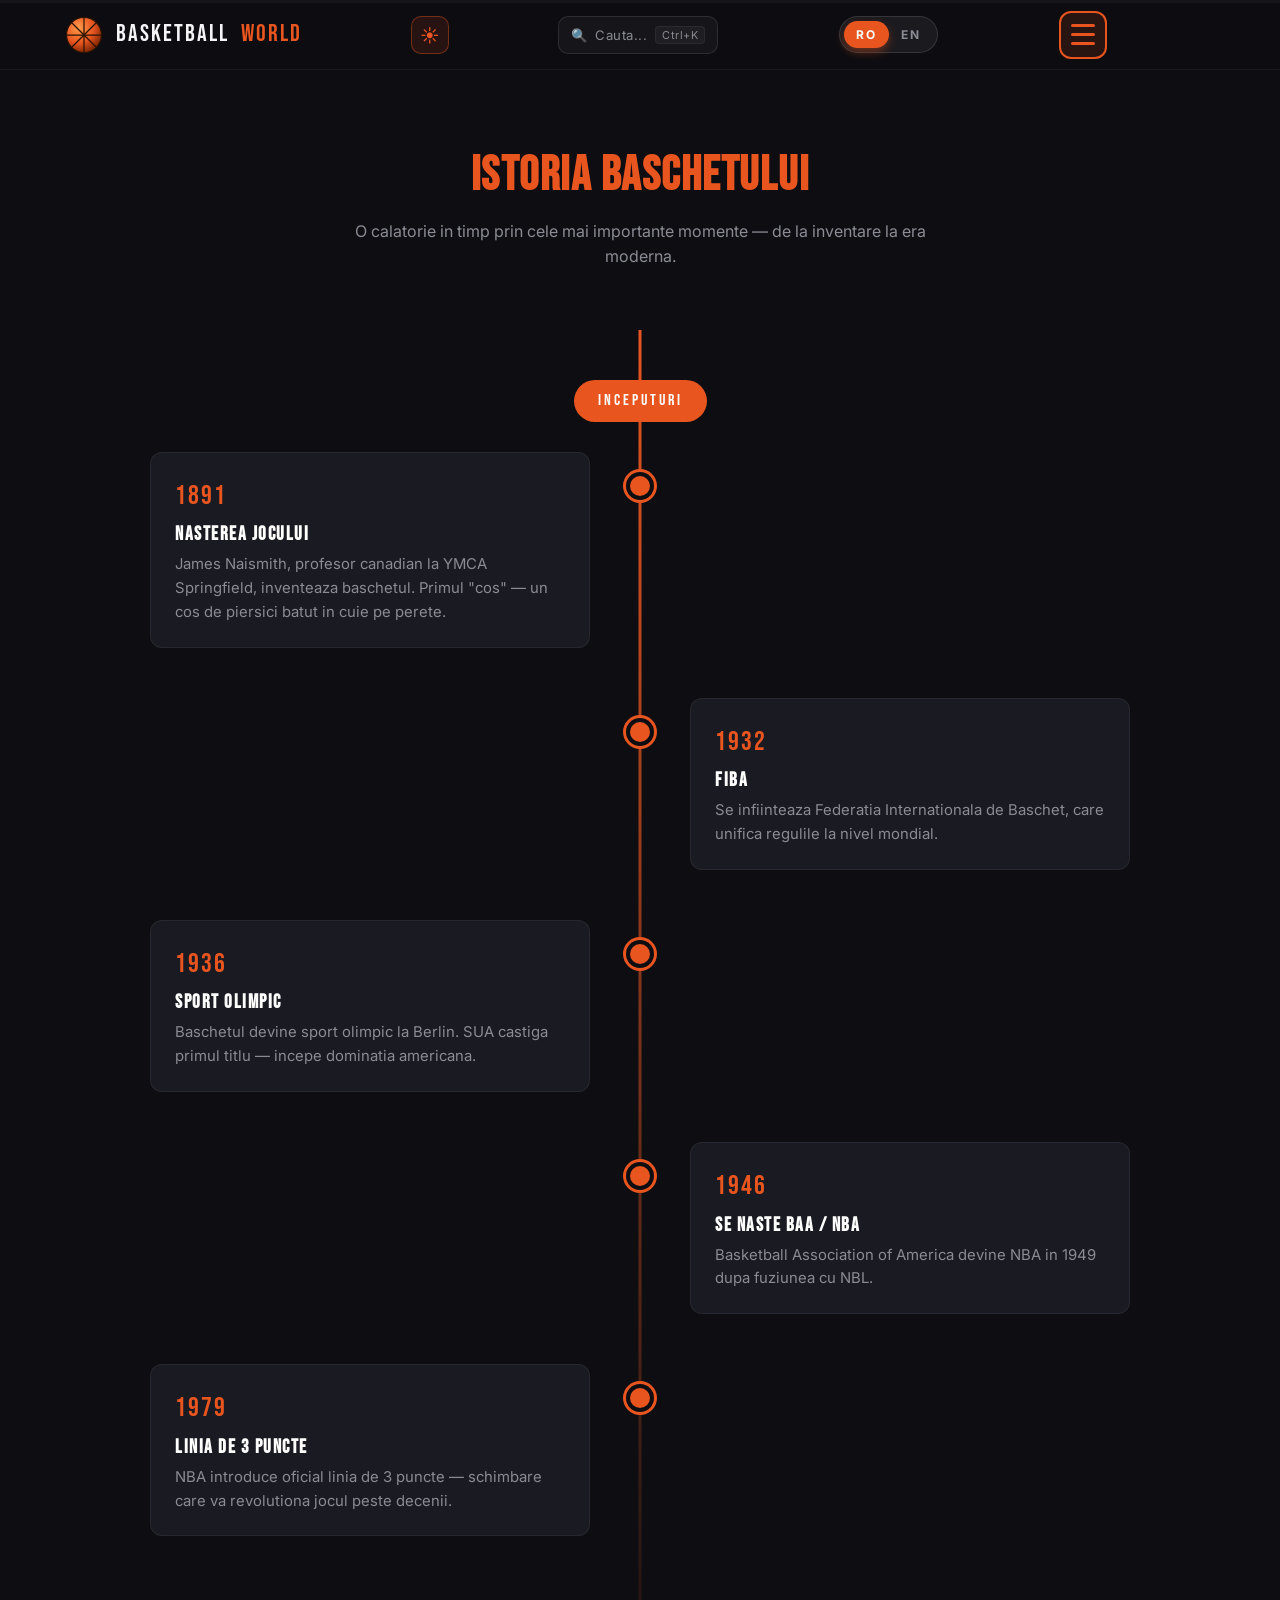
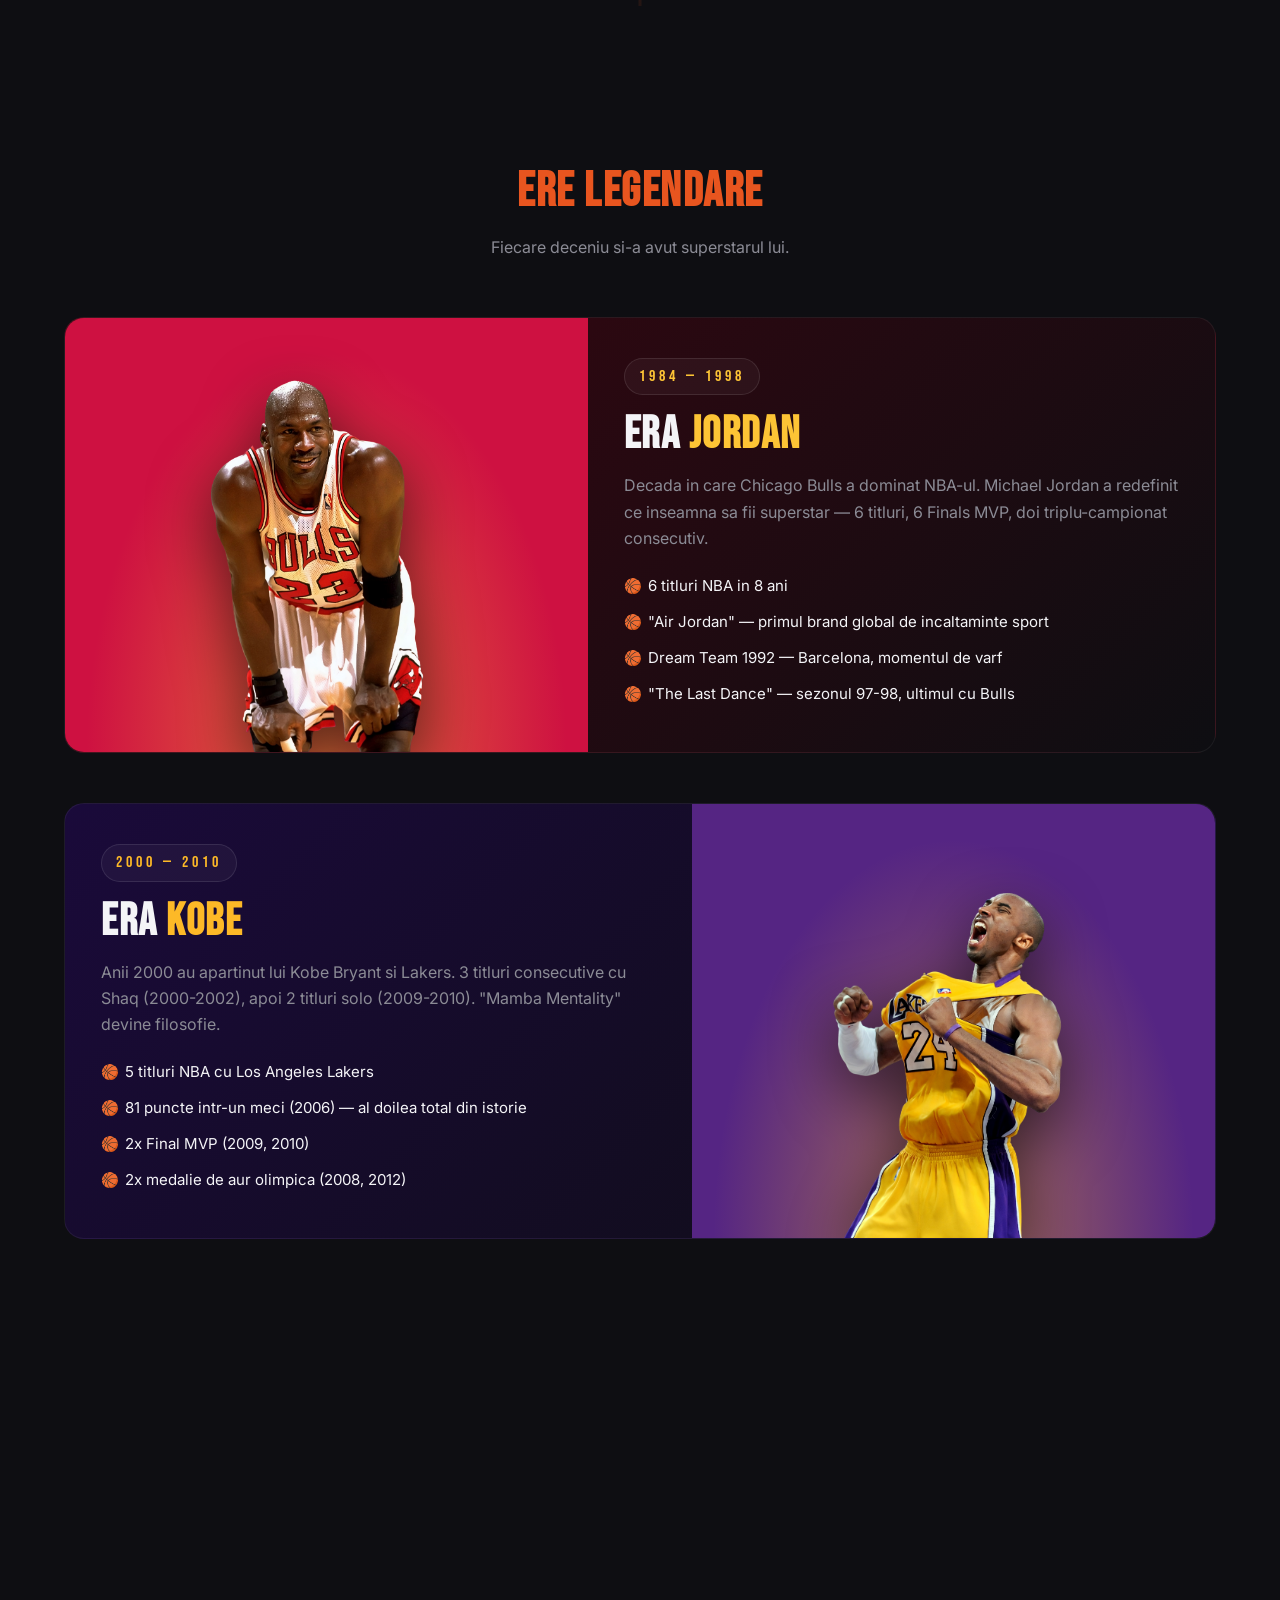
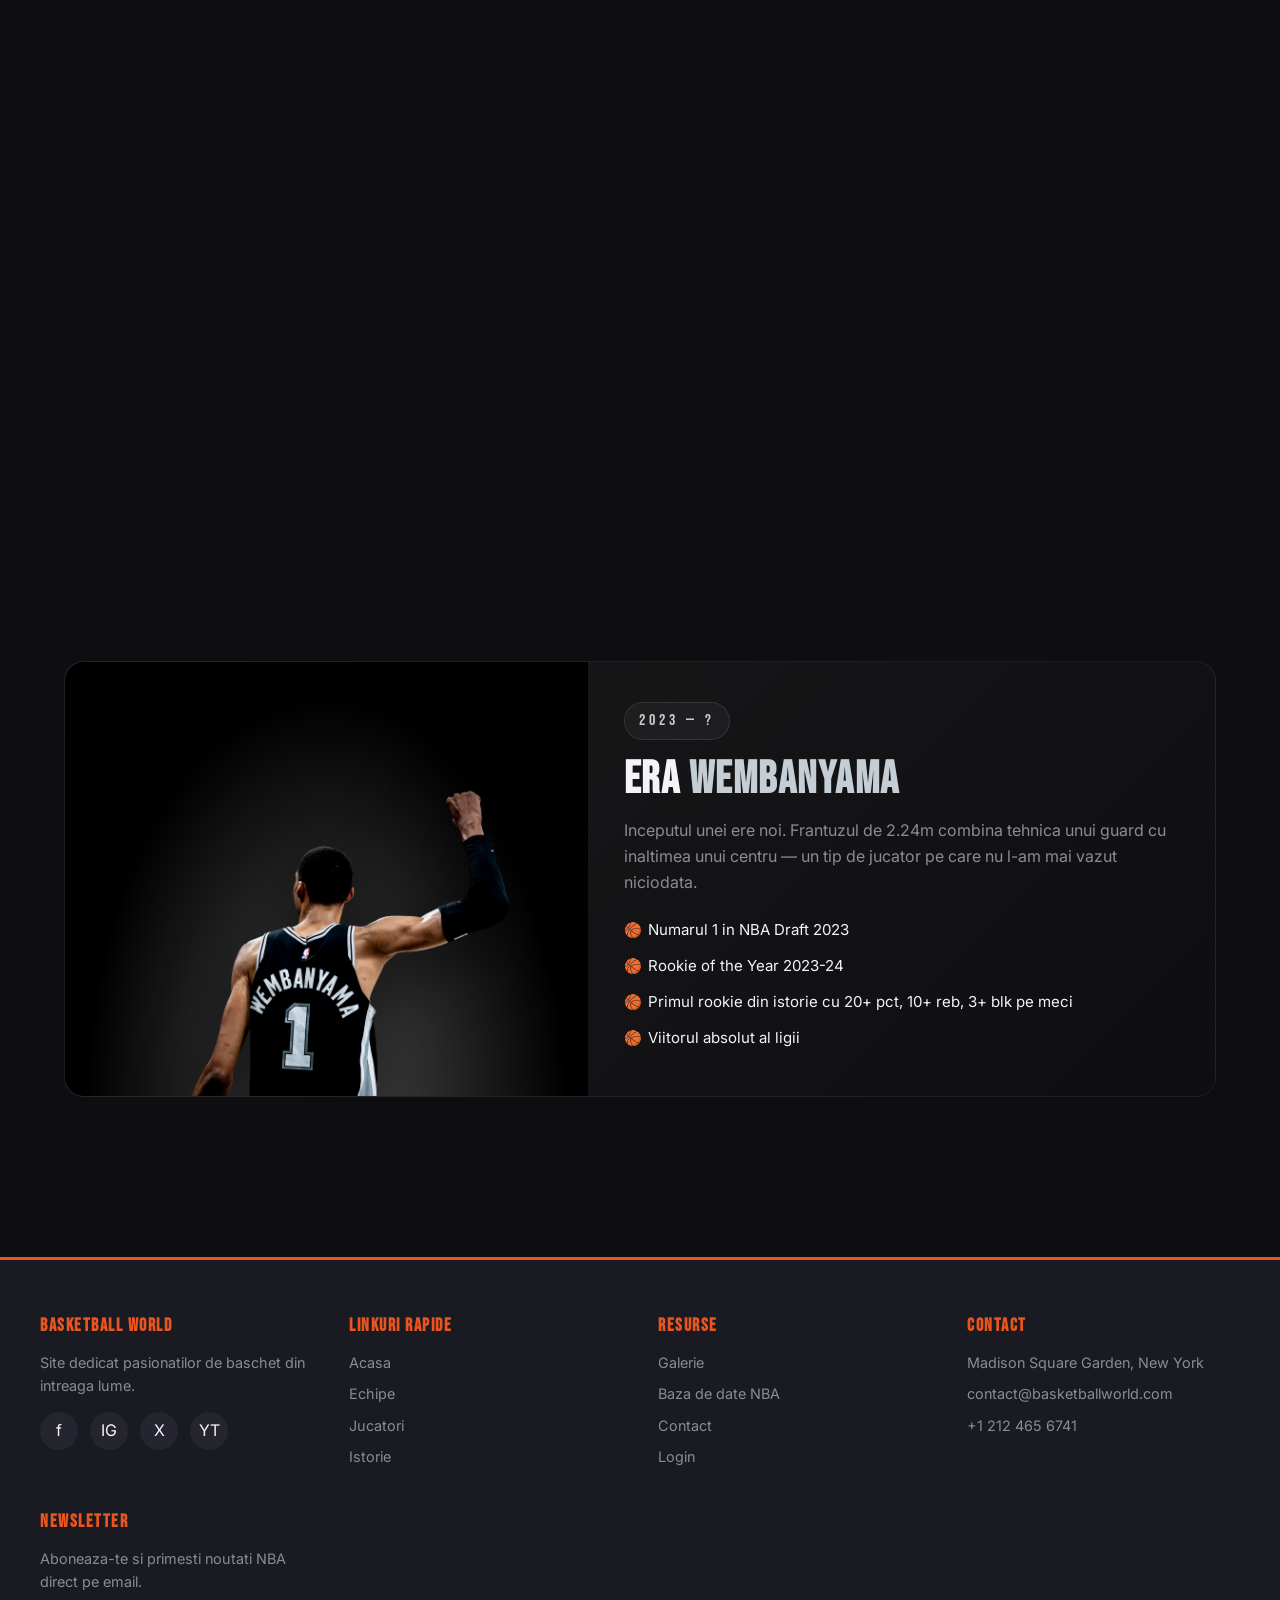
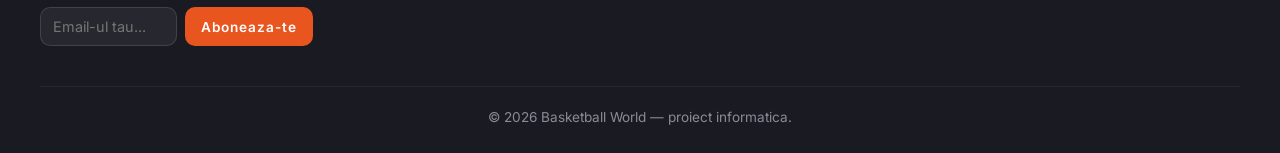
<file: pages/istorie.html>
<!DOCTYPE html>
<html lang="ro">
<head>
  <meta charset="UTF-8">
  <meta name="viewport" content="width=device-width, initial-scale=1.0">
  <title>Istorie — Basketball World</title>
  <link rel="icon" type="image/svg+xml" href="../images/favicon.svg">
  <link rel="preconnect" href="https://fonts.googleapis.com">
  <link href="https://fonts.googleapis.com/css2?family=Bebas+Neue&family=Inter:wght@300;400;500;600;700&display=swap" rel="stylesheet">
  <link rel="stylesheet" href="../css/style.css">
</head>
<body>
  <div class="page-loader"><div class="ball-loader"></div></div>

  <header class="site-header">
    <nav class="nav-container">
      <a href="../index.html" class="logo"><img src="../images/logo.svg" alt="logo"> Basketball <span>World</span></a>
      <ul class="nav-menu">
        <li><a href="../index.html">Acasa</a></li>
        <li><a href="echipe.html">Echipe</a></li>
        <li><a href="jucatori.html">Jucatori</a></li>
        <li><a href="istorie.html">Istorie</a></li>
        <li><a href="galerie.html">Galerie</a></li>
        <li><a href="multimedia.html">Media</a></li>
        <li><a href="contact.html">Contact</a></li>
        <li><a href="login.html" class="nav-cta" data-auth="login">Login</a></li>
        <li><a href="#" class="nav-cta" data-auth="account" style="display:none">Cont</a></li>
      </ul>
      <button class="hamburger" aria-label="Meniu"><span></span><span></span><span></span></button>
      <div class="nav-backdrop"></div>
    </nav>
  </header>

  <main>
    <section class="section">
      <h2 class="section-title"><span data-i18n="hist.title.pre">Istoria</span> <span data-i18n="hist.title.span">baschetului</span></h2>
      <p class="section-sub" data-i18n="hist.sub">O calatorie in timp prin cele mai importante momente — de la inventare la era moderna.</p>

      <div class="alt-timeline">

        <div class="era">Inceputuri</div>

        <div class="alt-event">
          <div class="alt-event-card">
            <div class="year">1891</div>
            <h4>Nasterea jocului</h4>
            <p>James Naismith, profesor canadian la YMCA Springfield, inventeaza baschetul. Primul "cos" — un cos de piersici batut in cuie pe perete.</p>
          </div>
        </div>

        <div class="alt-event right">
          <div class="alt-event-card">
            <div class="year">1932</div>
            <h4>FIBA</h4>
            <p>Se infiinteaza Federatia Internationala de Baschet, care unifica regulile la nivel mondial.</p>
          </div>
        </div>

        <div class="alt-event">
          <div class="alt-event-card">
            <div class="year">1936</div>
            <h4>Sport olimpic</h4>
            <p>Baschetul devine sport olimpic la Berlin. SUA castiga primul titlu — incepe dominatia americana.</p>
          </div>
        </div>

        <div class="alt-event right">
          <div class="alt-event-card">
            <div class="year">1946</div>
            <h4>Se naste BAA / NBA</h4>
            <p>Basketball Association of America devine NBA in 1949 dupa fuziunea cu NBL.</p>
          </div>
        </div>

        <div class="alt-event">
          <div class="alt-event-card">
            <div class="year">1979</div>
            <h4>Linia de 3 puncte</h4>
            <p>NBA introduce oficial linia de 3 puncte — schimbare care va revolutiona jocul peste decenii.</p>
          </div>
        </div>

      </div>
    </section>

    <!-- ===== ERE LEGENDARE ===== -->
    <section class="section">
      <h2 class="section-title"><span data-i18n="hist.eras.title.pre">Ere</span> <span data-i18n="hist.eras.title.span">legendare</span></h2>
      <p class="section-sub" data-i18n="hist.eras.sub">Fiecare deceniu si-a avut superstarul lui. Jucatorii care au definit perioada lor.</p>

      <div class="era-grid">

        <!-- JORDAN ERA -->
        <article class="era-card"
          style="--era-bg:#3a0510; --era-accent:#CE1141; --era-glow:rgba(253,196,53,.5); --era-text:#FDC435;">
          <div class="era-image">
            <img src="../images/p-jordan.png" alt="Jordan">
          </div>
          <div class="era-body">
            <span class="era-decade">1984 — 1998</span>
            <h3>Era <span>Jordan</span></h3>
            <p>Decada in care Chicago Bulls a dominat NBA-ul. Michael Jordan a redefinit ce inseamna sa fii superstar — 6 titluri, 6 Finals MVP, doi triplu-campionat consecutiv.</p>
            <ul>
              <li>6 titluri NBA in 8 ani</li>
              <li>"Air Jordan" — primul brand global de incaltaminte sport</li>
              <li>Dream Team 1992 — Barcelona, momentul de varf</li>
              <li>"The Last Dance" — sezonul 97-98, ultimul cu Bulls</li>
            </ul>
          </div>
        </article>

        <!-- KOBE ERA -->
        <article class="era-card flip"
          style="--era-bg:#1a0a3a; --era-accent:#552583; --era-glow:rgba(253,185,39,.5); --era-text:#FDB927;">
          <div class="era-image">
            <img src="../images/p-kobe.png" alt="Kobe">
          </div>
          <div class="era-body">
            <span class="era-decade">2000 — 2010</span>
            <h3>Era <span>Kobe</span></h3>
            <p>Anii 2000 au apartinut lui Kobe Bryant si Lakers. 3 titluri consecutive cu Shaq (2000-2002), apoi 2 titluri solo (2009-2010). "Mamba Mentality" devine filosofie.</p>
            <ul>
              <li>5 titluri NBA cu Los Angeles Lakers</li>
              <li>81 puncte intr-un meci (2006) — al doilea total din istorie</li>
              <li>2x Final MVP (2009, 2010)</li>
              <li>2x medalie de aur olimpica (2008, 2012)</li>
            </ul>
          </div>
        </article>

        <!-- LEBRON ERA -->
        <article class="era-card"
          style="--era-bg:#1a0008; --era-accent:#860038; --era-glow:rgba(253,185,39,.45); --era-text:#FDB927;">
          <div class="era-image">
            <img src="../images/p-lebron.png" alt="LeBron">
          </div>
          <div class="era-body">
            <span class="era-decade">2003 — prezent</span>
            <h3>Era <span>LeBron</span></h3>
            <p>"The Kid from Akron" a transformat NBA-ul intr-o liga in care un singur jucator poate domina cu trei echipe diferite. Cariera la 21+ ani — fenomen de longevitate.</p>
            <ul>
              <li>4 titluri NBA cu Heat (2x), Cavs (1x), Lakers (1x)</li>
              <li>Cel mai mare marcator din istoria NBA — peste 40.000 de puncte</li>
              <li>4x MVP, 20x All-Star</li>
              <li>Inca activ in 2024 la peste 39 de ani</li>
            </ul>
          </div>
        </article>

        <!-- CURRY ERA -->
        <article class="era-card flip"
          style="--era-bg:#0a1c44; --era-accent:#1D428A; --era-glow:rgba(253,185,39,.5); --era-text:#FDB927;">
          <div class="era-image">
            <img src="../images/p-curry.png" alt="Curry">
          </div>
          <div class="era-body">
            <span class="era-decade">2014 — 2022</span>
            <h3>Era <span>Curry</span></h3>
            <p>Stephen Curry a schimbat fundamental jocul. Aruncarea de la 3 puncte a devenit principala arma — toate echipele NBA au adoptat stilul Warriors. "Splash Bros" cu Klay Thompson.</p>
            <ul>
              <li>4 titluri NBA cu Golden State Warriors</li>
              <li>2016 — primul MVP unanim din istoria NBA</li>
              <li>3800+ aruncari reusite de 3 puncte — record absolut</li>
              <li>5 finale NBA consecutive (2015-2019)</li>
            </ul>
          </div>
        </article>

        <!-- WEMBY ERA -->
        <article class="era-card"
          style="--era-bg:#1a1a1a; --era-accent:#000; --era-glow:rgba(255,255,255,.3); --era-text:#C4CED4;">
          <div class="era-image">
            <img src="../images/p-wemby.png" alt="Wembanyama">
          </div>
          <div class="era-body">
            <span class="era-decade">2023 — ?</span>
            <h3>Era <span>Wembanyama</span></h3>
            <p>Inceputul unei ere noi. Frantuzul de 2.24m combina tehnica unui guard cu inaltimea unui centru — un tip de jucator pe care nu l-am mai vazut niciodata.</p>
            <ul>
              <li>Numarul 1 in NBA Draft 2023</li>
              <li>Rookie of the Year 2023-24</li>
              <li>Primul rookie din istorie cu 20+ pct, 10+ reb, 3+ blk pe meci</li>
              <li>Viitorul absolut al ligii</li>
            </ul>
          </div>
        </article>

      </div>
    </section>
  </main>

  <footer class="site-footer">
    <div class="footer-grid">
      <div class="footer-col">
        <h4>Basketball World</h4>
        <p>Site dedicat pasionatilor de baschet din intreaga lume.</p>
        <div class="socials"><a href="https://www.facebook.com/nba/" target="_blank" rel="noopener" aria-label="Facebook">f</a><a href="https://www.instagram.com/nba/" target="_blank" rel="noopener" aria-label="Instagram">IG</a><a href="https://x.com/NBA" target="_blank" rel="noopener" aria-label="Twitter">X</a><a href="https://www.youtube.com/@NBA" target="_blank" rel="noopener" aria-label="YouTube">YT</a></div>
      </div>
      <div class="footer-col">
        <h4>Linkuri rapide</h4>
        <ul>
          <li><a href="../index.html">Acasa</a></li>
          <li><a href="echipe.html">Echipe</a></li>
          <li><a href="jucatori.html">Jucatori</a></li>
          <li><a href="istorie.html">Istorie</a></li>
        </ul>
      </div>
      <div class="footer-col">
        <h4>Resurse</h4>
        <ul>
          <li><a href="galerie.html">Galerie</a></li>
          <li><a href="multimedia.html">Baza de date NBA</a></li>
          <li><a href="contact.html">Contact</a></li>
          <li><a href="login.html">Login</a></li>
        </ul>
      </div>
      <div class="footer-col">
        <h4>Contact</h4>
        <p>Madison Square Garden, New York</p>
        <p>contact@basketballworld.com</p>
        <p>+1 212 465 6741</p>
      </div>
    </div>
    <div class="footer-bottom">&copy; <span data-current-year></span> Basketball World — proiect informatica.</div>
  </footer>

  <script src="../js/translations.js"></script>
  <script src="../js/main.js"></script>
  <script src="../js/effects.js"></script>
  <script src="../js/search.js"></script>
  <script src="../js/newsletter.js"></script>
  <script src="../js/auth.js"></script>
</body>
</html>
</file>
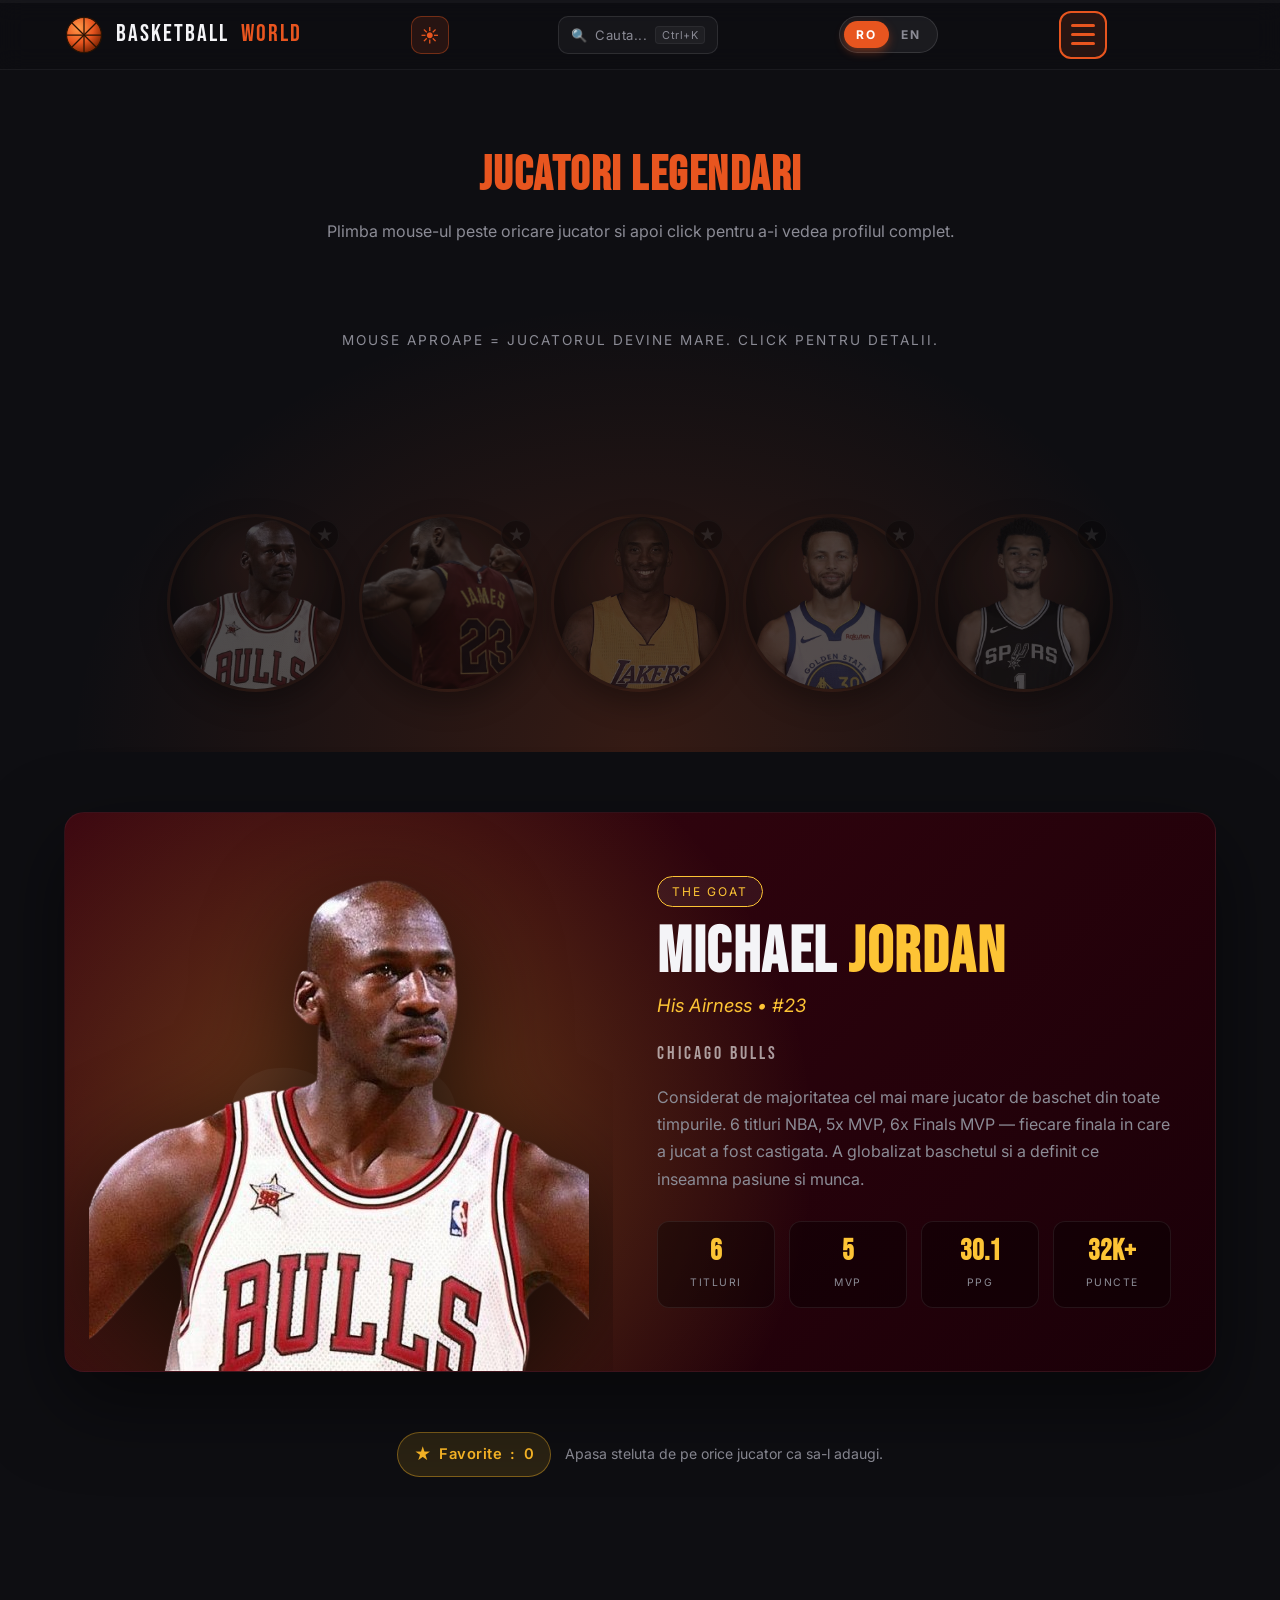
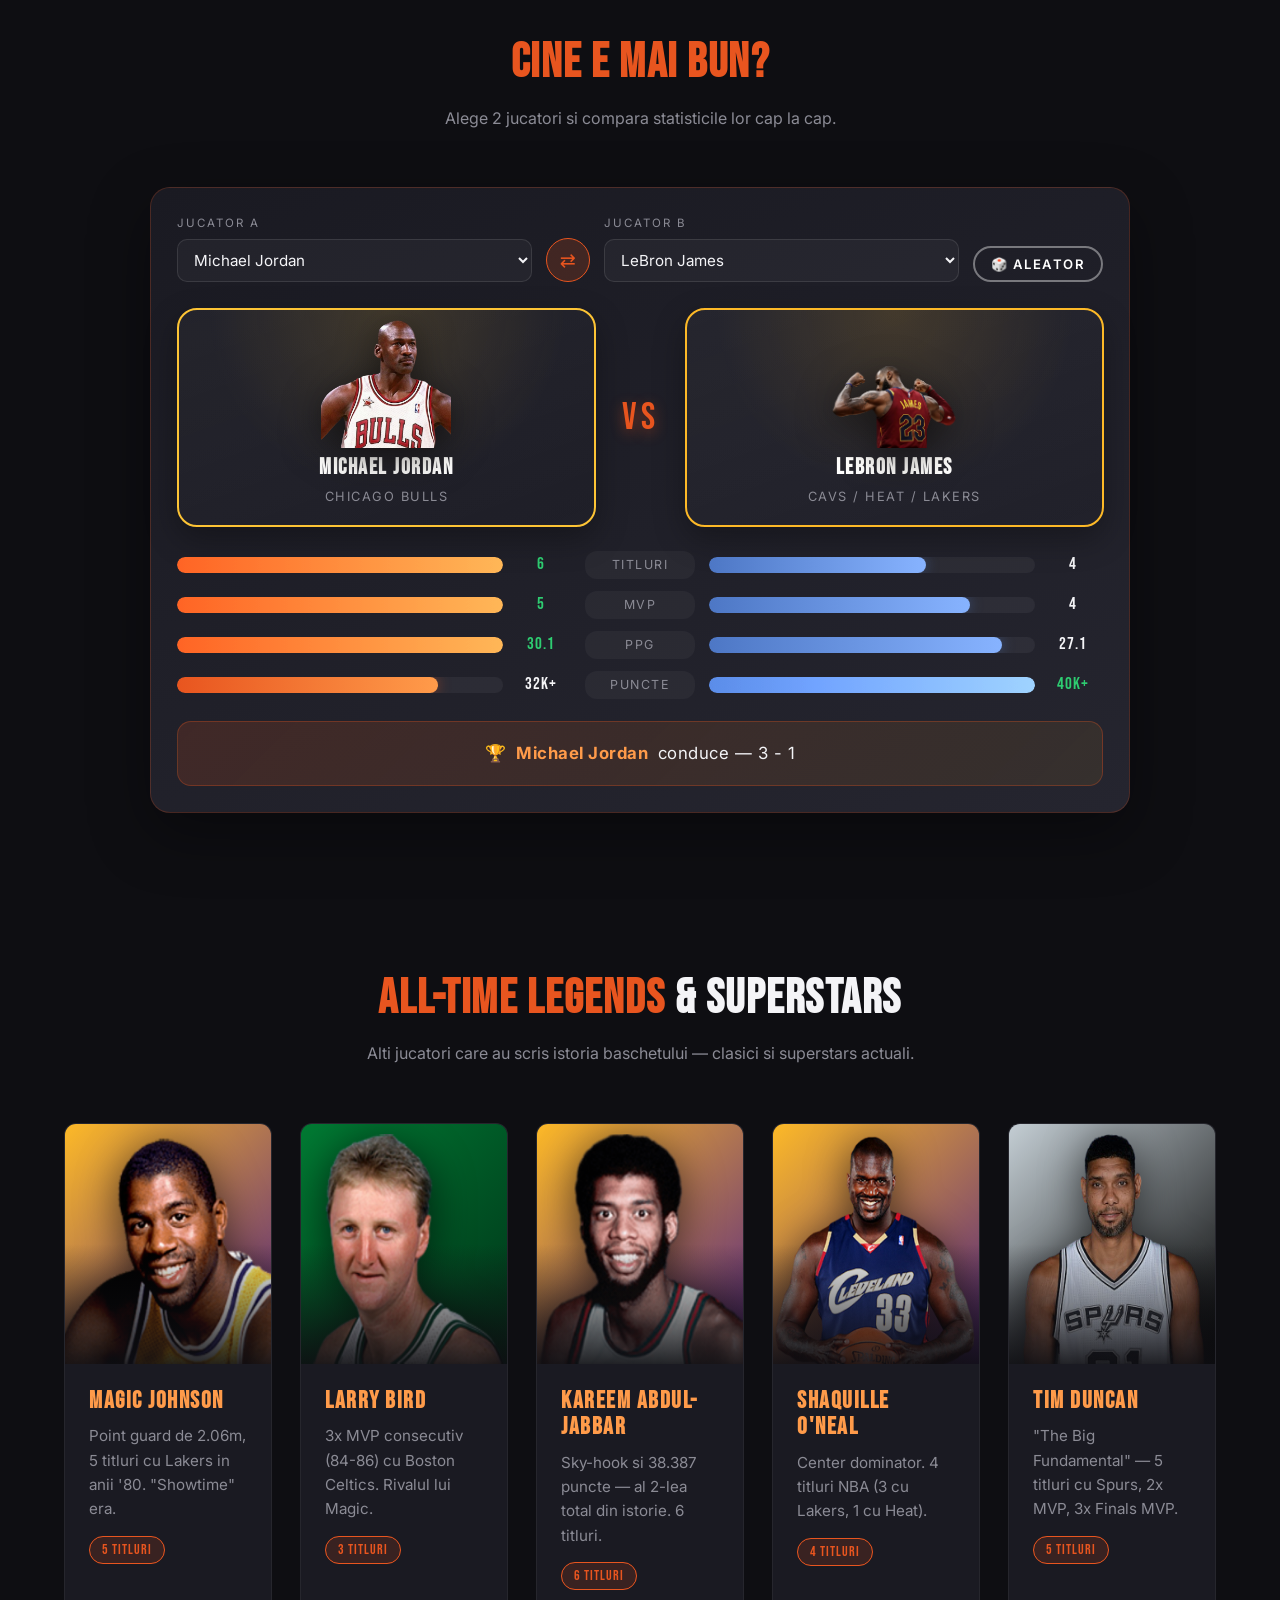
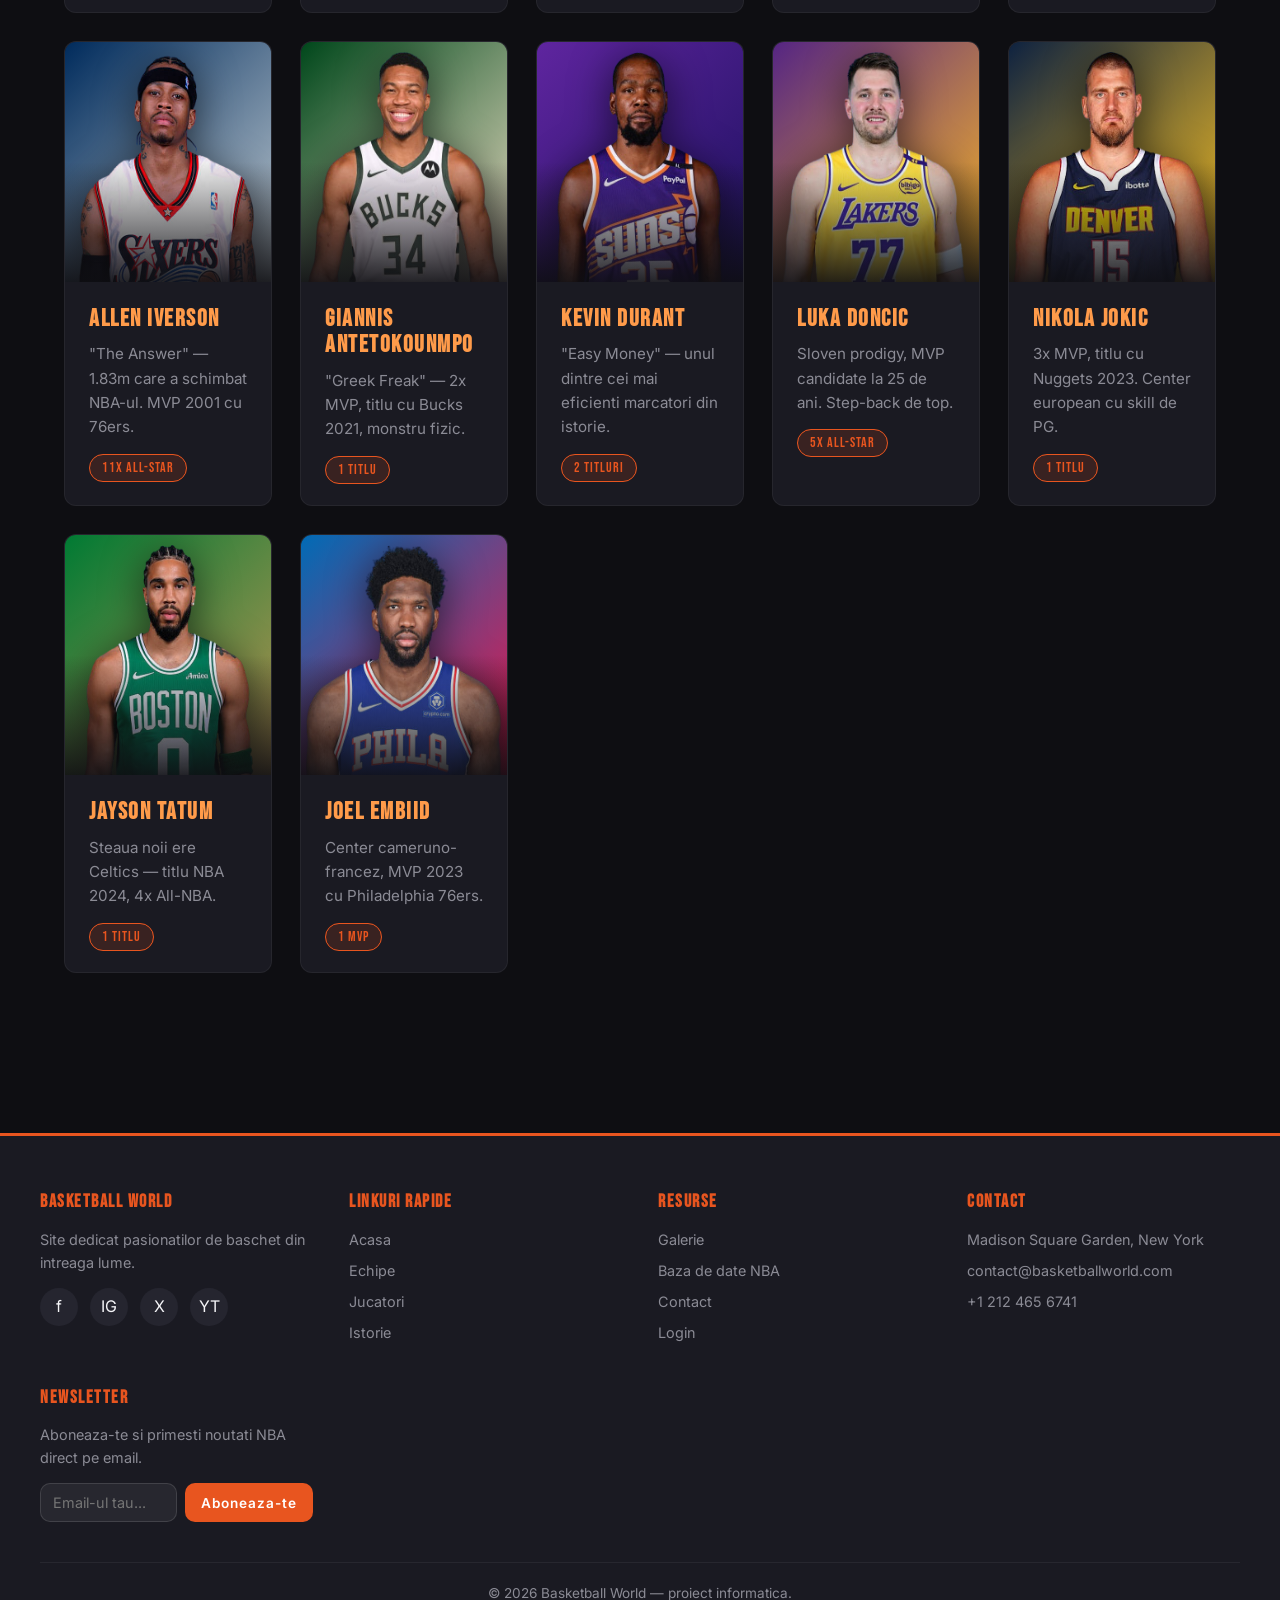
<file: pages/jucatori.html>
<!DOCTYPE html>
<html lang="ro">
<head>
  <meta charset="UTF-8">
  <meta name="viewport" content="width=device-width, initial-scale=1.0">
  <title>Jucatori — Basketball World</title>
  <link rel="icon" type="image/svg+xml" href="../images/favicon.svg">
  <link rel="preconnect" href="https://fonts.googleapis.com">
  <link href="https://fonts.googleapis.com/css2?family=Bebas+Neue&family=Inter:wght@300;400;500;600;700&display=swap" rel="stylesheet">
  <link rel="stylesheet" href="../css/style.css">
</head>
<body>
  <div class="page-loader"><div class="ball-loader"></div></div>

  <header class="site-header">
    <nav class="nav-container">
      <a href="../index.html" class="logo"><img src="../images/logo.svg" alt="logo"> Basketball <span>World</span></a>
      <ul class="nav-menu">
        <li><a href="../index.html">Acasa</a></li>
        <li><a href="echipe.html">Echipe</a></li>
        <li><a href="jucatori.html">Jucatori</a></li>
        <li><a href="istorie.html">Istorie</a></li>
        <li><a href="galerie.html">Galerie</a></li>
        <li><a href="multimedia.html">Media</a></li>
        <li><a href="contact.html">Contact</a></li>
        <li><a href="login.html" class="nav-cta" data-auth="login">Login</a></li>
        <li><a href="#" class="nav-cta" data-auth="account" style="display:none">Cont</a></li>
      </ul>
      <button class="hamburger" aria-label="Meniu"><span></span><span></span><span></span></button>
      <div class="nav-backdrop"></div>
    </nav>
  </header>

  <main>
    <section class="section">
      <h2 class="section-title"><span data-i18n="players.title.pre">Jucatori</span> <span data-i18n="players.title.span">legendari</span></h2>
      <p class="section-sub" data-i18n="players.sub">Plimba mouse-ul peste oricare jucator si apoi click pentru a-i vedea profilul complet. Efectul "fisheye" — cel mai apropiat se mareste, ceilalti se intuneca.</p>

      <!-- DOCK FISHEYE -->
      <div class="dock-wrap">
        <div class="dock-hint" data-i18n="players.hint">Mouse <span>aproape</span> = jucatorul devine <span>mare</span>. Click pentru detalii.</div>
        <div class="dock" data-active="0" id="players-dock">
          <div class="dock-item" data-player='{
            "first":"Michael","last":"Jordan","name":"Michael Jordan","num":"23",
            "tag":"The GOAT","team":"CHICAGO BULLS","nick":"His Airness • #23",
            "bio":"Considerat de majoritatea cel mai mare jucator de baschet din toate timpurile. 6 titluri NBA, 5x MVP, 6x Finals MVP — fiecare finala in care a jucat a fost castigata. A globalizat baschetul si a definit ce inseamna pasiune si munca.",
            "bg":"#3a0510","bg2":"#1a0008","accent":"#FDC435","glow":"rgba(253,196,53,.3)",
            "stats":[
              {"value":"6","label":"Titluri"},
              {"value":"5","label":"MVP"},
              {"value":"30.1","label":"PPG"},
              {"value":"32K+","label":"Puncte"}
            ]
          }'>
            <img src="../images/p-jordan-head.png" alt="Jordan">
            <span class="dock-label">Jordan #23</span>
          </div>

          <div class="dock-item" data-player='{
            "first":"LeBron","last":"James","name":"LeBron James","num":"23",
            "tag":"King James","team":"CAVS / HEAT / LAKERS","nick":"The Chosen One • #23",
            "bio":"Cel mai bun marcator din istoria NBA cu peste 40.000 de puncte. 4 titluri NBA cu trei echipe diferite. Inca activ la peste 39 de ani — un fenomen de longevitate si performanta in acelasi timp.",
            "bg":"#1a0008","bg2":"#0a0004","accent":"#FDB927","glow":"rgba(253,185,39,.3)",
            "stats":[
              {"value":"4","label":"Titluri"},
              {"value":"4","label":"MVP"},
              {"value":"27.1","label":"PPG"},
              {"value":"40K+","label":"Puncte"}
            ]
          }'>
            <img src="../images/p-lebron.png" alt="LeBron" style="object-position:center 10%;">
            <span class="dock-label">LeBron #23</span>
          </div>

          <div class="dock-item" data-player='{
            "first":"Kobe","last":"Bryant","name":"Kobe Bryant","num":"24",
            "tag":"Black Mamba","team":"L.A. LAKERS","nick":"Mamba Mentality • #8 / #24",
            "bio":"5 titluri NBA, 18x All-Star, considerat unul dintre cei mai talentati si dedicati jucatori din istorie. \"Mamba Mentality\" este o filosofie de munca care a inspirat o generatie. A jucat toata cariera la Lakers.",
            "bg":"#1a0a3a","bg2":"#0a0420","accent":"#FDB927","glow":"rgba(253,185,39,.3)",
            "stats":[
              {"value":"5","label":"Titluri"},
              {"value":"1","label":"MVP"},
              {"value":"25.0","label":"PPG"},
              {"value":"33K+","label":"Puncte"}
            ]
          }'>
            <img src="../images/p-kobe-head.png" alt="Kobe">
            <span class="dock-label">Kobe #24</span>
          </div>

          <div class="dock-item" data-player='{
            "first":"Stephen","last":"Curry","name":"Stephen Curry","num":"30",
            "tag":"Sharpshooter","team":"GOLDEN STATE WARRIORS","nick":"Chef Curry • #30",
            "bio":"Cel mai mare aruncator de 3 puncte din istoria NBA. A revolutionat sportul prin perfectionarea aruncarii de la distanta. 4 titluri NBA, 2x MVP (inclusiv primul MVP unanim din istorie in 2016).",
            "bg":"#0a1c44","bg2":"#040a20","accent":"#FDB927","glow":"rgba(253,185,39,.3)",
            "stats":[
              {"value":"4","label":"Titluri"},
              {"value":"2","label":"MVP"},
              {"value":"24.8","label":"PPG"},
              {"value":"3800+","label":"3P-uri"}
            ]
          }'>
            <img src="../images/p-curry-head.png" alt="Curry">
            <span class="dock-label">Curry #30</span>
          </div>

          <div class="dock-item" data-player='{
            "first":"Victor","last":"Wembanyama","name":"Victor Wembanyama","num":"1",
            "tag":"Generational Talent","team":"SAN ANTONIO SPURS","nick":"Wemby • 2.24m",
            "bio":"Frantuzul de 2.24m, ales nr. 1 in NBA Draft 2023. Rookie of the Year. Combinatia unica de inaltime, atletism si abilitati tehnice (aruncare, dribling) il fac viitorul liga NBA.",
            "bg":"#1a1a1a","bg2":"#000","accent":"#C4CED4","glow":"rgba(200,200,200,.25)",
            "stats":[
              {"value":"0","label":"Titluri"},
              {"value":"1","label":"ROY"},
              {"value":"21.4","label":"PPG"},
              {"value":"3.6","label":"BPG"}
            ]
          }'>
            <img src="../images/p-wemby-head.png" alt="Wemby">
            <span class="dock-label">Wemby #1</span>
          </div>
        </div>
      </div>

      <!-- FOCUS PANEL — populated by JS based on selected dock item -->
      <div class="player-focus" data-player-focus data-dock-sel="#players-dock"></div>

      <!-- FAVORITES summary -->
      <div class="fav-summary">
        <span class="fav-badge"><span class="fav-icon">★</span> <span data-i18n="players.fav.label">Favorite</span>: <span data-fav-count>0</span></span>
        <span class="fav-hint" data-i18n="players.fav.hint">Apasa steluta de pe orice jucator ca sa-l adaugi.</span>
      </div>

    </section>

    <!-- ===== PLAYER COMPARISON TOOL ===== -->
    <section class="section">
      <h2 class="section-title"><span data-i18n="players.cmp.title.pre">Cine e</span> <span data-i18n="players.cmp.title.span">mai bun?</span></h2>
      <p class="section-sub" data-i18n="players.cmp.sub">Alege 2 jucatori si compara statisticile lor cap la cap.</p>

      <div class="compare reveal" id="compare">
        <div class="cmp-controls">
          <label>
            <span data-i18n="players.cmp.player1">Jucator A</span>
            <select data-pick="A"></select>
          </label>
          <button class="cmp-swap-btn" data-swap title="Schimba" aria-label="Swap">⇄</button>
          <label>
            <span data-i18n="players.cmp.player2">Jucator B</span>
            <select data-pick="B"></select>
          </label>
          <button class="btn btn-outline btn-sm" data-shuffle data-i18n="players.cmp.shuffle">🎲 Aleator</button>
        </div>

        <div class="cmp-cards">
          <div class="cmp-card" data-card="A">
            <img alt="A">
            <h3>—</h3>
            <span class="cmp-team">—</span>
          </div>
          <div class="cmp-vs">VS</div>
          <div class="cmp-card" data-card="B">
            <img alt="B">
            <h3>—</h3>
            <span class="cmp-team">—</span>
          </div>
        </div>

        <div class="cmp-chart" data-chart></div>

        <div class="cmp-winner" data-winner></div>
      </div>
    </section>

    <!-- ALL-TIME LEGENDS — alti jucatori -->
    <section class="section">
      <h2 class="section-title"><span data-i18n="players.legends.title.pre">All-Time</span> <span data-i18n="players.legends.title.span">legends</span> & superstars</h2>
      <p class="section-sub" data-i18n="players.legends.sub">Alti jucatori care au scris istoria baschetului — clasici si superstars actuali.</p>

      <div class="cards-grid" style="grid-template-columns:repeat(auto-fit, minmax(200px, 1fr));">
        <article class="card">
          <div class="card-img" style="height:240px; background:linear-gradient(135deg, #FDB927, #552583); display:flex; align-items:flex-end; justify-content:center;">
            <img src="../images/p-magic.png" alt="Magic Johnson" style="height:230px; filter:drop-shadow(0 8px 20px rgba(0,0,0,.6));">
          </div>
          <div class="card-body">
            <h3>Magic Johnson</h3>
            <p>Point guard de 2.06m, 5 titluri cu Lakers in anii '80. "Showtime" era.</p>
            <span class="badge">5 titluri</span>
          </div>
        </article>

        <article class="card">
          <div class="card-img" style="height:240px; background:linear-gradient(135deg, #007A33, #003318); display:flex; align-items:flex-end; justify-content:center;">
            <img src="../images/p-bird.png" alt="Larry Bird" style="height:230px; filter:drop-shadow(0 8px 20px rgba(0,0,0,.6));">
          </div>
          <div class="card-body">
            <h3>Larry Bird</h3>
            <p>3x MVP consecutiv (84-86) cu Boston Celtics. Rivalul lui Magic.</p>
            <span class="badge">3 titluri</span>
          </div>
        </article>

        <article class="card">
          <div class="card-img" style="height:240px; background:linear-gradient(135deg, #FDB927, #552583); display:flex; align-items:flex-end; justify-content:center;">
            <img src="../images/p-kareem.png" alt="Kareem" style="height:230px; filter:drop-shadow(0 8px 20px rgba(0,0,0,.6));">
          </div>
          <div class="card-body">
            <h3>Kareem Abdul-Jabbar</h3>
            <p>Sky-hook si 38.387 puncte — al 2-lea total din istorie. 6 titluri.</p>
            <span class="badge">6 titluri</span>
          </div>
        </article>

        <article class="card">
          <div class="card-img" style="height:240px; background:linear-gradient(135deg, #FDB927, #552583); display:flex; align-items:flex-end; justify-content:center;">
            <img src="../images/p-shaq.png" alt="Shaq" style="height:230px; filter:drop-shadow(0 8px 20px rgba(0,0,0,.6));">
          </div>
          <div class="card-body">
            <h3>Shaquille O'Neal</h3>
            <p>Center dominator. 4 titluri NBA (3 cu Lakers, 1 cu Heat).</p>
            <span class="badge">4 titluri</span>
          </div>
        </article>

        <article class="card">
          <div class="card-img" style="height:240px; background:linear-gradient(135deg, #C4CED4, #000); display:flex; align-items:flex-end; justify-content:center;">
            <img src="../images/p-duncan.png" alt="Duncan" style="height:230px; filter:drop-shadow(0 8px 20px rgba(0,0,0,.6));">
          </div>
          <div class="card-body">
            <h3>Tim Duncan</h3>
            <p>"The Big Fundamental" — 5 titluri cu Spurs, 2x MVP, 3x Finals MVP.</p>
            <span class="badge">5 titluri</span>
          </div>
        </article>

        <article class="card">
          <div class="card-img" style="height:240px; background:linear-gradient(135deg, #002B5C, #C4CED4); display:flex; align-items:flex-end; justify-content:center;">
            <img src="../images/p-iverson.png" alt="Iverson" style="height:230px; filter:drop-shadow(0 8px 20px rgba(0,0,0,.6));">
          </div>
          <div class="card-body">
            <h3>Allen Iverson</h3>
            <p>"The Answer" — 1.83m care a schimbat NBA-ul. MVP 2001 cu 76ers.</p>
            <span class="badge">11x All-Star</span>
          </div>
        </article>

        <article class="card">
          <div class="card-img" style="height:240px; background:linear-gradient(135deg, #00471B, #EEE1C6); display:flex; align-items:flex-end; justify-content:center;">
            <img src="../images/p-giannis.png" alt="Giannis" style="height:230px; filter:drop-shadow(0 8px 20px rgba(0,0,0,.6));">
          </div>
          <div class="card-body">
            <h3>Giannis Antetokounmpo</h3>
            <p>"Greek Freak" — 2x MVP, titlu cu Bucks 2021, monstru fizic.</p>
            <span class="badge">1 titlu</span>
          </div>
        </article>

        <article class="card">
          <div class="card-img" style="height:240px; background:linear-gradient(135deg, #5F259F, #1D1160); display:flex; align-items:flex-end; justify-content:center;">
            <img src="../images/p-durant.png" alt="Durant" style="height:230px; filter:drop-shadow(0 8px 20px rgba(0,0,0,.6));">
          </div>
          <div class="card-body">
            <h3>Kevin Durant</h3>
            <p>"Easy Money" — unul dintre cei mai eficienti marcatori din istorie.</p>
            <span class="badge">2 titluri</span>
          </div>
        </article>

        <article class="card">
          <div class="card-img" style="height:240px; background:linear-gradient(135deg, #552583, #FDB927); display:flex; align-items:flex-end; justify-content:center;">
            <img src="../images/p-doncic.png" alt="Doncic" style="height:230px; filter:drop-shadow(0 8px 20px rgba(0,0,0,.6));">
          </div>
          <div class="card-body">
            <h3>Luka Doncic</h3>
            <p>Sloven prodigy, MVP candidate la 25 de ani. Step-back de top.</p>
            <span class="badge">5x All-Star</span>
          </div>
        </article>

        <article class="card">
          <div class="card-img" style="height:240px; background:linear-gradient(135deg, #0E2240, #FEC524); display:flex; align-items:flex-end; justify-content:center;">
            <img src="../images/p-jokic.png" alt="Jokic" style="height:230px; filter:drop-shadow(0 8px 20px rgba(0,0,0,.6));">
          </div>
          <div class="card-body">
            <h3>Nikola Jokic</h3>
            <p>3x MVP, titlu cu Nuggets 2023. Center european cu skill de PG.</p>
            <span class="badge">1 titlu</span>
          </div>
        </article>

        <article class="card">
          <div class="card-img" style="height:240px; background:linear-gradient(135deg, #007A33, #BA9653); display:flex; align-items:flex-end; justify-content:center;">
            <img src="../images/p-tatum.png" alt="Tatum" style="height:230px; filter:drop-shadow(0 8px 20px rgba(0,0,0,.6));">
          </div>
          <div class="card-body">
            <h3>Jayson Tatum</h3>
            <p>Steaua noii ere Celtics — titlu NBA 2024, 4x All-NBA.</p>
            <span class="badge">1 titlu</span>
          </div>
        </article>

        <article class="card">
          <div class="card-img" style="height:240px; background:linear-gradient(135deg, #006BB6, #ED174C); display:flex; align-items:flex-end; justify-content:center;">
            <img src="../images/p-embiid.png" alt="Embiid" style="height:230px; filter:drop-shadow(0 8px 20px rgba(0,0,0,.6));">
          </div>
          <div class="card-body">
            <h3>Joel Embiid</h3>
            <p>Center cameruno-francez, MVP 2023 cu Philadelphia 76ers.</p>
            <span class="badge">1 MVP</span>
          </div>
        </article>
      </div>
    </section>
  </main>

  <footer class="site-footer">
    <div class="footer-grid">
      <div class="footer-col">
        <h4>Basketball World</h4>
        <p>Site dedicat pasionatilor de baschet din intreaga lume.</p>
        <div class="socials"><a href="https://www.facebook.com/nba/" target="_blank" rel="noopener" aria-label="Facebook">f</a><a href="https://www.instagram.com/nba/" target="_blank" rel="noopener" aria-label="Instagram">IG</a><a href="https://x.com/NBA" target="_blank" rel="noopener" aria-label="Twitter">X</a><a href="https://www.youtube.com/@NBA" target="_blank" rel="noopener" aria-label="YouTube">YT</a></div>
      </div>
      <div class="footer-col">
        <h4>Linkuri rapide</h4>
        <ul>
          <li><a href="../index.html">Acasa</a></li>
          <li><a href="echipe.html">Echipe</a></li>
          <li><a href="jucatori.html">Jucatori</a></li>
          <li><a href="istorie.html">Istorie</a></li>
        </ul>
      </div>
      <div class="footer-col">
        <h4>Resurse</h4>
        <ul>
          <li><a href="galerie.html">Galerie</a></li>
          <li><a href="multimedia.html">Baza de date NBA</a></li>
          <li><a href="contact.html">Contact</a></li>
          <li><a href="login.html">Login</a></li>
        </ul>
      </div>
      <div class="footer-col">
        <h4>Contact</h4>
        <p>Madison Square Garden, New York</p>
        <p>contact@basketballworld.com</p>
        <p>+1 212 465 6741</p>
      </div>
    </div>
    <div class="footer-bottom">&copy; <span data-current-year></span> Basketball World — proiect informatica.</div>
  </footer>

  <script src="../js/translations.js"></script>
  <script src="../js/main.js"></script>
  <script src="../js/effects.js"></script>
  <script src="../js/search.js"></script>
  <script src="../js/newsletter.js"></script>
  <script src="../js/auth.js"></script>
  <script src="../js/players-extra.js"></script>
</body>
</html>
</file>
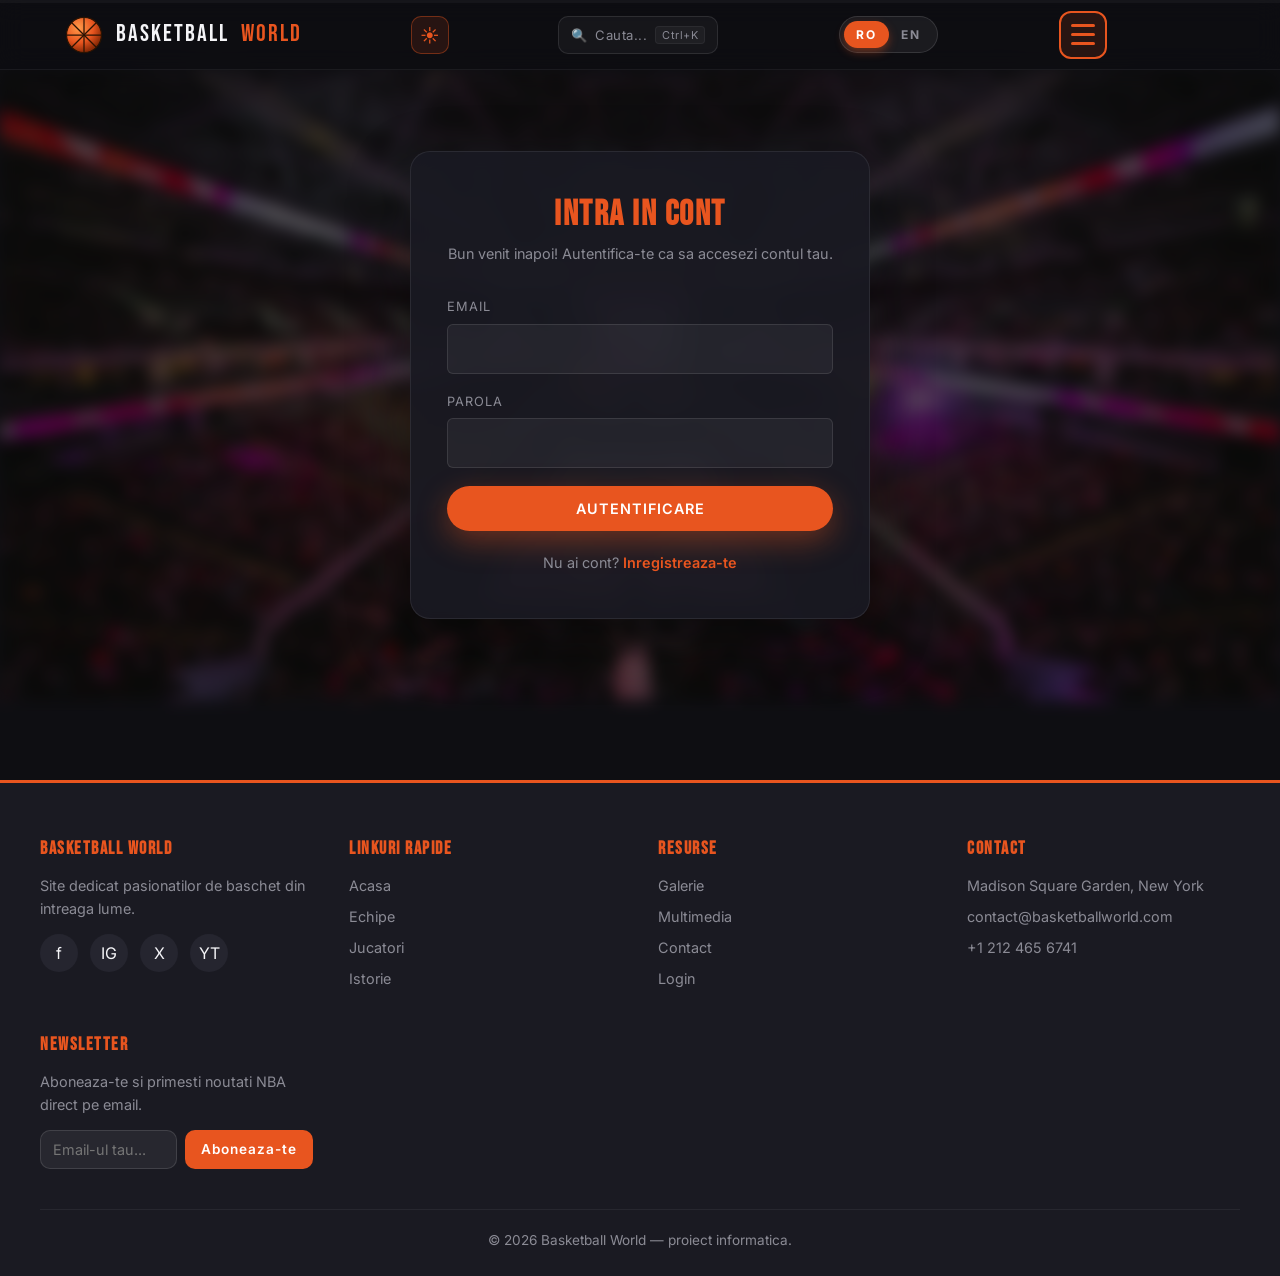
<file: pages/login.html>
<!DOCTYPE html>
<html lang="ro">
<head>
  <meta charset="UTF-8">
  <meta name="viewport" content="width=device-width, initial-scale=1.0">
  <title>Login — Basketball World</title>
  <link rel="icon" type="image/svg+xml" href="../images/favicon.svg">
  <link rel="preconnect" href="https://fonts.googleapis.com">
  <link href="https://fonts.googleapis.com/css2?family=Bebas+Neue&family=Inter:wght@300;400;500;600;700&display=swap" rel="stylesheet">
  <link rel="stylesheet" href="../css/style.css">
</head>
<body>
  <div class="page-loader"><div class="ball-loader"></div></div>

  <header class="site-header">
    <nav class="nav-container">
      <a href="../index.html" class="logo"><img src="../images/logo.svg" alt="logo"> Basketball <span>World</span></a>
      <ul class="nav-menu">
        <li><a href="../index.html">Acasa</a></li>
        <li><a href="echipe.html">Echipe</a></li>
        <li><a href="jucatori.html">Jucatori</a></li>
        <li><a href="istorie.html">Istorie</a></li>
        <li><a href="galerie.html">Galerie</a></li>
        <li><a href="multimedia.html">Media</a></li>
        <li><a href="contact.html">Contact</a></li>
        <li><a href="login.html" class="nav-cta" data-auth="login">Login</a></li>
        <li><a href="#" class="nav-cta" data-auth="account" style="display:none">Cont</a></li>
      </ul>
      <button class="hamburger" aria-label="Meniu"><span></span><span></span><span></span></button>
      <div class="nav-backdrop"></div>
    </nav>
  </header>

  <main>
    <div class="auth-wrap">
      <form id="login-form" class="auth-card">
        <h2><span data-i18n="auth.login.title.pre">Intra in</span> <span data-i18n="auth.login.title.span">cont</span></h2>
        <p class="auth-sub" data-i18n="auth.login.sub">Bun venit inapoi! Autentifica-te ca sa accesezi contul tau.</p>

        <div class="form-group">
          <label data-i18n="common.email">Email</label>
          <input type="email" name="email" required autocomplete="email">
        </div>

        <div class="form-group">
          <label data-i18n="common.password">Parola</label>
          <input type="password" name="password" required autocomplete="current-password">
        </div>

        <button type="submit" class="btn btn-primary btn-full" data-i18n="common.login">Autentificare</button>

        <p class="auth-switch"><span data-i18n="auth.login.switch">Nu ai cont?</span> <a href="register.html" data-i18n="auth.login.switch.link">Inregistreaza-te</a></p>
      </form>
    </div>
  </main>

  <footer class="site-footer">
    <div class="footer-grid">
      <div class="footer-col">
        <h4>Basketball World</h4>
        <p>Site dedicat pasionatilor de baschet din intreaga lume.</p>
        <div class="socials"><a href="https://www.facebook.com/nba/" target="_blank" rel="noopener" aria-label="Facebook">f</a><a href="https://www.instagram.com/nba/" target="_blank" rel="noopener" aria-label="Instagram">IG</a><a href="https://x.com/NBA" target="_blank" rel="noopener" aria-label="Twitter">X</a><a href="https://www.youtube.com/@NBA" target="_blank" rel="noopener" aria-label="YouTube">YT</a></div>
      </div>
      <div class="footer-col">
        <h4>Linkuri rapide</h4>
        <ul>
          <li><a href="../index.html">Acasa</a></li>
          <li><a href="echipe.html">Echipe</a></li>
          <li><a href="jucatori.html">Jucatori</a></li>
          <li><a href="istorie.html">Istorie</a></li>
        </ul>
      </div>
      <div class="footer-col">
        <h4>Resurse</h4>
        <ul>
          <li><a href="galerie.html">Galerie</a></li>
          <li><a href="multimedia.html">Multimedia</a></li>
          <li><a href="contact.html">Contact</a></li>
          <li><a href="login.html">Login</a></li>
        </ul>
      </div>
      <div class="footer-col">
        <h4>Contact</h4>
        <p>Madison Square Garden, New York</p>
        <p>contact@basketballworld.com</p>
        <p>+1 212 465 6741</p>
      </div>
    </div>
    <div class="footer-bottom">&copy; <span data-current-year></span> Basketball World — proiect informatica.</div>
  </footer>

  <script src="../js/translations.js"></script>
  <script src="../js/main.js"></script>
  <script src="../js/effects.js"></script>
  <script src="../js/search.js"></script>
  <script src="../js/newsletter.js"></script>
  <script src="../js/auth.js"></script>
</body>
</html>
</file>
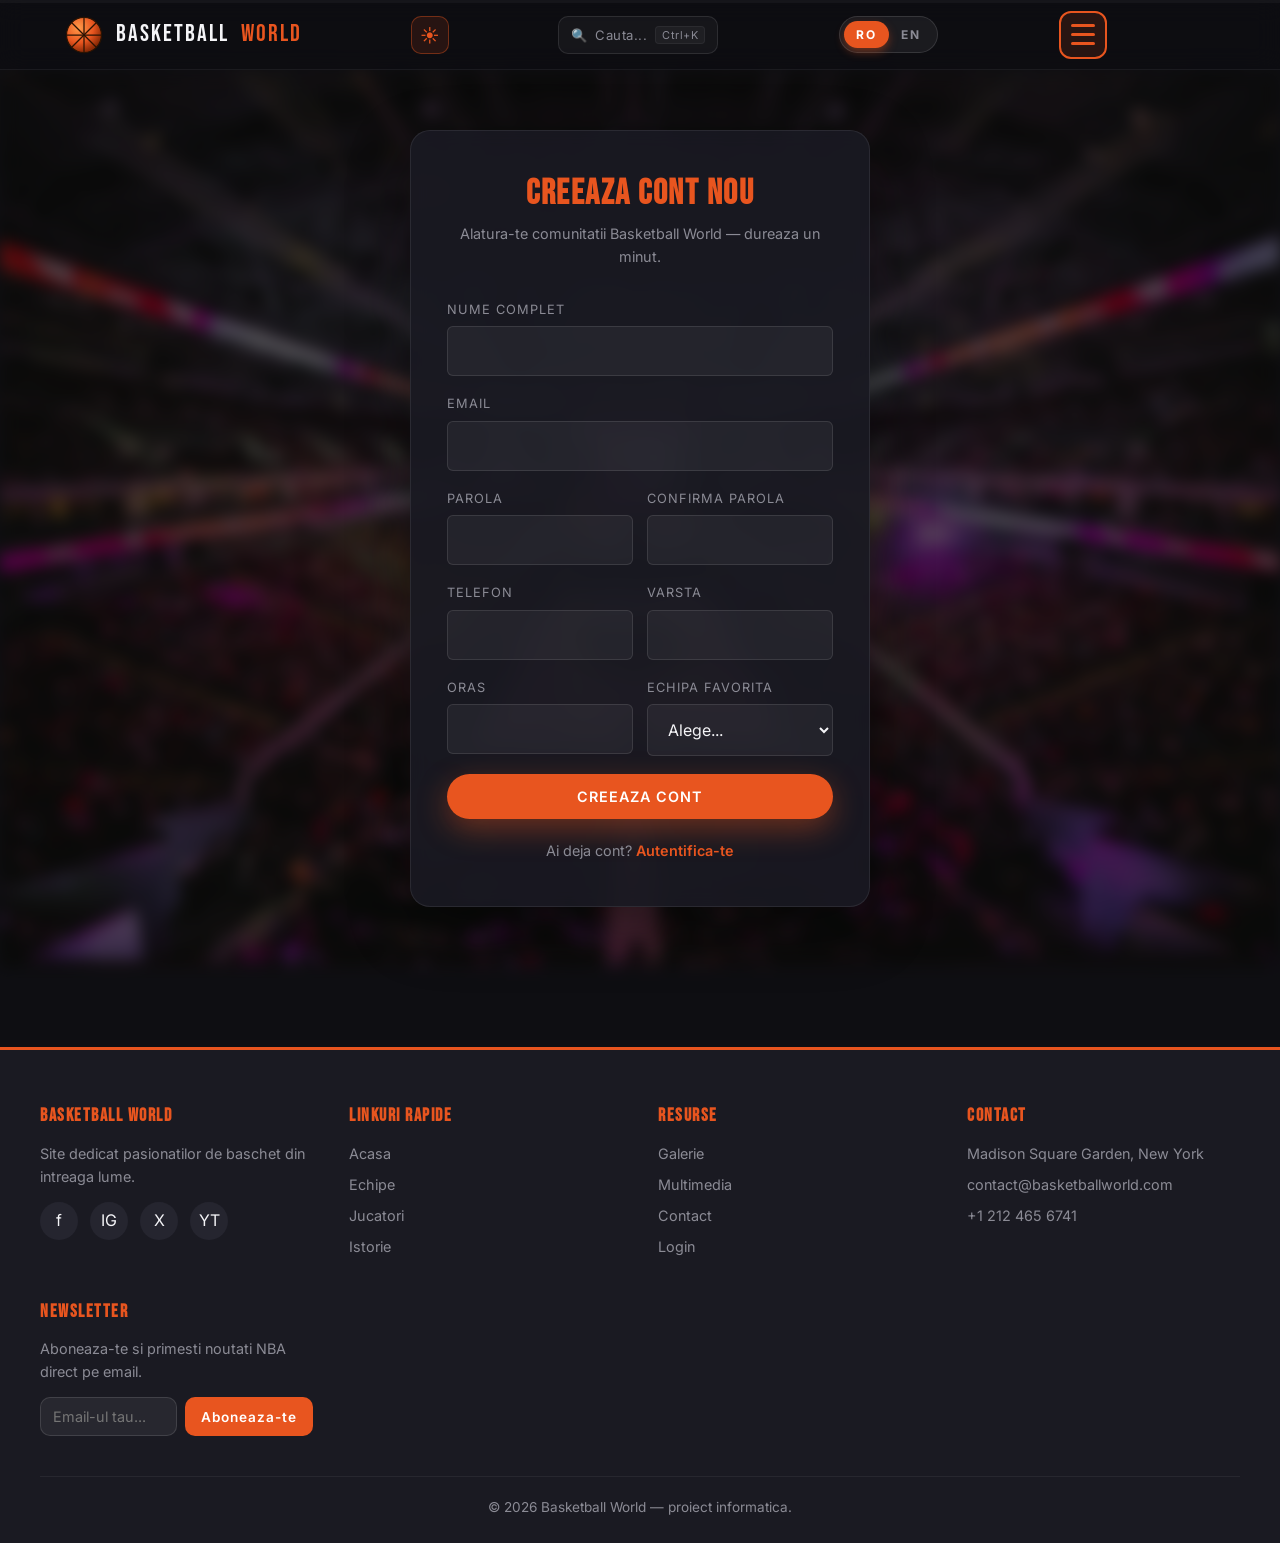
<file: pages/register.html>
<!DOCTYPE html>
<html lang="ro">
<head>
  <meta charset="UTF-8">
  <meta name="viewport" content="width=device-width, initial-scale=1.0">
  <title>Inregistrare — Basketball World</title>
  <link rel="icon" type="image/svg+xml" href="../images/favicon.svg">
  <link rel="preconnect" href="https://fonts.googleapis.com">
  <link href="https://fonts.googleapis.com/css2?family=Bebas+Neue&family=Inter:wght@300;400;500;600;700&display=swap" rel="stylesheet">
  <link rel="stylesheet" href="../css/style.css">
</head>
<body>
  <div class="page-loader"><div class="ball-loader"></div></div>

  <header class="site-header">
    <nav class="nav-container">
      <a href="../index.html" class="logo"><img src="../images/logo.svg" alt="logo"> Basketball <span>World</span></a>
      <ul class="nav-menu">
        <li><a href="../index.html">Acasa</a></li>
        <li><a href="echipe.html">Echipe</a></li>
        <li><a href="jucatori.html">Jucatori</a></li>
        <li><a href="istorie.html">Istorie</a></li>
        <li><a href="galerie.html">Galerie</a></li>
        <li><a href="multimedia.html">Media</a></li>
        <li><a href="contact.html">Contact</a></li>
        <li><a href="login.html" class="nav-cta" data-auth="login">Login</a></li>
        <li><a href="#" class="nav-cta" data-auth="account" style="display:none">Cont</a></li>
      </ul>
      <button class="hamburger" aria-label="Meniu"><span></span><span></span><span></span></button>
      <div class="nav-backdrop"></div>
    </nav>
  </header>

  <main>
    <div class="auth-wrap">
      <form id="register-form" class="auth-card">
        <h2><span data-i18n="auth.reg.title.pre">Creeaza</span> <span data-i18n="auth.reg.title.span">cont nou</span></h2>
        <p class="auth-sub" data-i18n="auth.reg.sub">Alatura-te comunitatii Basketball World — dureaza un minut.</p>

        <div class="form-group">
          <label data-i18n="common.name">Nume complet *</label>
          <input type="text" name="name" required autocomplete="name">
        </div>

        <div class="form-group">
          <label data-i18n="common.email">Email *</label>
          <input type="email" name="email" required autocomplete="email">
        </div>

        <div class="form-row">
          <div class="form-group">
            <label data-i18n="common.password">Parola *</label>
            <input type="password" name="password" required minlength="6" autocomplete="new-password">
          </div>
          <div class="form-group">
            <label data-i18n="auth.reg.confirmPwd">Confirma parola *</label>
            <input type="password" name="password2" required minlength="6" autocomplete="new-password">
          </div>
        </div>

        <div class="form-row">
          <div class="form-group">
            <label data-i18n="auth.reg.phone">Telefon</label>
            <input type="tel" name="phone" autocomplete="tel">
          </div>
          <div class="form-group">
            <label data-i18n="auth.reg.age">Varsta</label>
            <input type="number" name="age" min="6" max="100">
          </div>
        </div>

        <div class="form-row">
          <div class="form-group">
            <label data-i18n="auth.reg.city">Oras</label>
            <input type="text" name="city">
          </div>
          <div class="form-group">
            <label data-i18n="auth.reg.favTeam">Echipa favorita</label>
            <select name="favoriteTeam">
              <option value="" data-i18n="auth.reg.choose">Alege...</option>
              <option>Los Angeles Lakers</option>
              <option>Boston Celtics</option>
              <option>Chicago Bulls</option>
              <option>Golden State Warriors</option>
              <option>Miami Heat</option>
              <option>San Antonio Spurs</option>
              <option data-i18n="auth.reg.otherTeam">Alta echipa</option>
            </select>
          </div>
        </div>

        <button type="submit" class="btn btn-primary btn-full" data-i18n="common.createAcc">Creeaza cont</button>

        <p class="auth-switch"><span data-i18n="auth.reg.switch">Ai deja cont?</span> <a href="login.html" data-i18n="auth.reg.switch.link">Autentifica-te</a></p>
      </form>
    </div>
  </main>

  <footer class="site-footer">
    <div class="footer-grid">
      <div class="footer-col">
        <h4>Basketball World</h4>
        <p>Site dedicat pasionatilor de baschet din intreaga lume.</p>
        <div class="socials"><a href="https://www.facebook.com/nba/" target="_blank" rel="noopener" aria-label="Facebook">f</a><a href="https://www.instagram.com/nba/" target="_blank" rel="noopener" aria-label="Instagram">IG</a><a href="https://x.com/NBA" target="_blank" rel="noopener" aria-label="Twitter">X</a><a href="https://www.youtube.com/@NBA" target="_blank" rel="noopener" aria-label="YouTube">YT</a></div>
      </div>
      <div class="footer-col">
        <h4>Linkuri rapide</h4>
        <ul>
          <li><a href="../index.html">Acasa</a></li>
          <li><a href="echipe.html">Echipe</a></li>
          <li><a href="jucatori.html">Jucatori</a></li>
          <li><a href="istorie.html">Istorie</a></li>
        </ul>
      </div>
      <div class="footer-col">
        <h4>Resurse</h4>
        <ul>
          <li><a href="galerie.html">Galerie</a></li>
          <li><a href="multimedia.html">Multimedia</a></li>
          <li><a href="contact.html">Contact</a></li>
          <li><a href="login.html">Login</a></li>
        </ul>
      </div>
      <div class="footer-col">
        <h4>Contact</h4>
        <p>Madison Square Garden, New York</p>
        <p>contact@basketballworld.com</p>
        <p>+1 212 465 6741</p>
      </div>
    </div>
    <div class="footer-bottom">&copy; <span data-current-year></span> Basketball World — proiect informatica.</div>
  </footer>

  <script src="../js/translations.js"></script>
  <script src="../js/main.js"></script>
  <script src="../js/effects.js"></script>
  <script src="../js/search.js"></script>
  <script src="../js/newsletter.js"></script>
  <script src="../js/auth.js"></script>
</body>
</html>
</file>
<file: css/style.css>
/* ============================================
   BASKETBALL WORLD — stilul principal
   Autor: proiect informatica
   ============================================ */

:root {
  --orange: #e8551f;
  --orange-light: #ff9b4a;
  --orange-dark: #b13d10;
  --dark: #0e0e12;
  --dark-2: #1a1a22;
  --dark-3: #25252f;
  --light: #f4f4f7;
  --gray: #8b8b95;
  --white: #ffffff;
  --success: #2ecc71;
  --error: #e74c3c;

  /* surface tokens used by the light theme override below */
  --bg:           var(--dark);
  --bg-2:         var(--dark-2);
  --bg-3:         var(--dark-3);
  --fg:           var(--light);
  --fg-muted:     var(--gray);
  --border:       rgba(255,255,255,.06);
  --border-2:     rgba(255,255,255,.12);
  --glass:        rgba(14, 14, 18, .85);

  --shadow-sm: 0 2px 6px rgba(0,0,0,.15);
  --shadow-md: 0 8px 24px rgba(0,0,0,.25);
  --shadow-lg: 0 20px 60px rgba(0,0,0,.35);
  --shadow-orange: 0 10px 30px rgba(232, 85, 31, .4);

  --radius-sm: 6px;
  --radius-md: 12px;
  --radius-lg: 20px;

  --header-h: 70px;
  --maxw: 1200px;

  --font-display: 'Bebas Neue', 'Impact', sans-serif;
  --font-body: 'Inter', system-ui, -apple-system, Segoe UI, Roboto, sans-serif;
}

[data-theme="light"] {
  --bg:        #f5f5f8;
  --bg-2:      #ffffff;
  --bg-3:      #ececf2;
  --fg:        #1a1a22;
  --fg-muted:  #5d5d68;
  --border:    rgba(0,0,0,.08);
  --border-2:  rgba(0,0,0,.16);
  --glass:     rgba(255,255,255,.85);
  --light:     #1a1a22;
  --gray:      #5d5d68;
  --dark:      #f5f5f8;
  --dark-2:    #ffffff;
  --dark-3:    #ececf2;
  --shadow-md: 0 8px 24px rgba(0,0,0,.10);
  --shadow-lg: 0 20px 60px rgba(0,0,0,.18);
}

/* ---------- RESET ---------- */
*, *::before, *::after { box-sizing: border-box; margin: 0; padding: 0; }

html { scroll-behavior: smooth; }

body {
  font-family: var(--font-body);
  background: var(--dark);
  color: var(--light);
  line-height: 1.6;
  overflow-x: hidden;
  min-height: 100vh;
  display: flex;
  flex-direction: column;
}

img { max-width: 100%; display: block; }
a { color: inherit; text-decoration: none; transition: color .25s ease; }
button { font-family: inherit; cursor: pointer; border: none; background: none; color: inherit; }
ul { list-style: none; }

h1, h2, h3, h4 {
  font-family: var(--font-display);
  letter-spacing: 1.5px;
  line-height: 1.1;
  text-transform: uppercase;
}

/* ---------- HEADER & NAV ---------- */
.site-header {
  position: fixed;
  top: 0; left: 0; right: 0;
  height: var(--header-h);
  background: rgba(14, 14, 18, .85);
  backdrop-filter: blur(12px);
  -webkit-backdrop-filter: blur(12px);
  z-index: 1000;
  border-bottom: 1px solid rgba(255,255,255,.06);
  transition: background .3s ease, box-shadow .3s ease;
}

.site-header.scrolled {
  background: rgba(14, 14, 18, .98);
  box-shadow: var(--shadow-md);
}

.nav-container {
  max-width: var(--maxw);
  height: 100%;
  margin: 0 auto;
  padding: 0 24px;
  display: flex;
  align-items: center;
  justify-content: space-between;
}

.logo {
  display: flex;
  align-items: center;
  gap: 12px;
  font-family: var(--font-display);
  font-size: 1.5rem;
  letter-spacing: 2px;
}
.logo img { width: 40px; height: 40px; transition: transform .6s ease; }
.logo:hover img { transform: rotate(360deg); }
.logo span { color: var(--orange); }

.nav-menu {
  /* Hidden on ALL screens — only hamburger overlay handles navigation now.
     This keeps the header clean and consistent across devices. */
  display: none;
}
.nav-menu a {
  position: relative;
  padding: 8px 16px;
  font-size: .95rem;
  font-weight: 500;
  text-transform: uppercase;
  letter-spacing: 1px;
  border-radius: var(--radius-sm);
}
.nav-menu a::after {
  content: '';
  position: absolute;
  bottom: 0; left: 50%;
  width: 0;
  height: 2px;
  background: var(--orange);
  transition: width .3s ease, left .3s ease;
}
.nav-menu a:hover { color: var(--orange-light); }
.nav-menu a:hover::after { width: 70%; left: 15%; }
.nav-menu a.active { color: var(--orange); }
.nav-menu a.active::after { width: 70%; left: 15%; }

.nav-cta {
  background: var(--orange);
  padding: 10px 22px !important;
  border-radius: 30px;
  font-weight: 600;
  color: var(--white) !important;
  box-shadow: var(--shadow-orange);
  transition: transform .25s ease, box-shadow .25s ease;
}
.nav-cta::after { display: none; }
.nav-cta:hover {
  transform: translateY(-2px);
  background: var(--orange-light);
  color: var(--white) !important;
}

/* ---------- HAMBURGER ---------- */
.hamburger {
  display: flex;
  flex-direction: column;
  gap: 6px;
  width: 48px;
  height: 48px;
  justify-content: center;
  align-items: center;
  z-index: 1002;
  background: rgba(232, 85, 31, .12);
  border: 2px solid var(--orange);
  border-radius: 12px;
  transition: background .25s ease, transform .25s ease, box-shadow .25s ease;
  margin-left: 12px;
}
.hamburger:hover {
  background: var(--orange);
  transform: scale(1.05);
  box-shadow: 0 6px 20px rgba(232, 85, 31, .5);
}
.hamburger span {
  display: block;
  width: 24px;
  height: 3px;
  background: var(--orange);
  border-radius: 2px;
  transition: transform .3s ease, opacity .3s ease, background .25s ease;
}
.hamburger:hover span { background: var(--white); }
.hamburger.open { background: var(--orange); }
.hamburger.open span { background: var(--white); }
.hamburger.open span:nth-child(1) { transform: translateY(9px) rotate(45deg); }
.hamburger.open span:nth-child(2) { opacity: 0; }
.hamburger.open span:nth-child(3) { transform: translateY(-9px) rotate(-45deg); }

/* ---------- MAIN ---------- */
main {
  flex: 1;
  margin-top: var(--header-h);
}

.section {
  padding: 80px 24px;
  max-width: var(--maxw);
  margin: 0 auto;
}

.section-title {
  font-size: clamp(2rem, 4vw, 3rem);
  margin-bottom: 16px;
  text-align: center;
}
.section-title span { color: var(--orange); }

.section-sub {
  text-align: center;
  color: var(--gray);
  max-width: 640px;
  margin: 0 auto 56px;
}

/* ---------- HERO ---------- */
.hero {
  position: relative;
  min-height: calc(100vh - var(--header-h));
  display: flex;
  align-items: center;
  justify-content: center;
  overflow: hidden;
  isolation: isolate;
}
.hero::before {
  content: '';
  position: absolute; inset: 0;
  background: url('../images/hero.jpg') center/cover no-repeat;
  z-index: -2;
  animation: kenburns 18s ease-in-out infinite alternate;
}
.hero::after {
  content: '';
  position: absolute; inset: 0;
  background: linear-gradient(180deg, rgba(14,14,18,.5), rgba(14,14,18,.95)),
              radial-gradient(circle at 30% 30%, rgba(232,85,31,.3), transparent 60%);
  z-index: -1;
}

@keyframes kenburns {
  0%   { transform: scale(1) translate(0,0); }
  100% { transform: scale(1.15) translate(-2%, -1%); }
}

.hero-content {
  max-width: 820px;
  padding: 0 24px;
  text-align: center;
  animation: fadeUp 1.2s ease both;
}
.hero h1 {
  font-size: clamp(2.5rem, 7vw, 5.5rem);
  margin-bottom: 24px;
  text-shadow: 0 4px 20px rgba(0,0,0,.6);
}
.hero h1 span {
  color: var(--orange);
  display: inline-block;
  animation: bounce 2.5s ease-in-out infinite;
}
.hero p {
  font-size: clamp(1rem, 1.6vw, 1.25rem);
  color: rgba(255,255,255,.9);
  margin-bottom: 36px;
}
.hero-buttons { display: flex; gap: 16px; justify-content: center; flex-wrap: wrap; }

.btn {
  display: inline-block;
  padding: 14px 32px;
  border-radius: 30px;
  font-weight: 600;
  letter-spacing: 1px;
  text-transform: uppercase;
  font-size: .9rem;
  transition: transform .25s ease, box-shadow .25s ease, background .25s ease;
  cursor: pointer;
}
.btn-primary {
  background: var(--orange);
  color: var(--white);
  box-shadow: var(--shadow-orange);
}
.btn-primary:hover {
  background: var(--orange-light);
  transform: translateY(-3px);
  box-shadow: 0 14px 36px rgba(232,85,31,.55);
}
.btn-outline {
  background: transparent;
  color: var(--white);
  border: 2px solid rgba(255,255,255,.4);
}
.btn-outline:hover {
  background: var(--white);
  color: var(--dark);
  transform: translateY(-3px);
}

/* ---------- CARDS ---------- */
.cards-grid {
  display: grid;
  grid-template-columns: repeat(auto-fit, minmax(260px, 1fr));
  gap: 28px;
}

.card {
  background: var(--dark-2);
  border-radius: var(--radius-md);
  overflow: hidden;
  border: 1px solid rgba(255,255,255,.05);
  transition: transform .35s ease, box-shadow .35s ease, border-color .35s ease;
  opacity: 0;
  transform: translateY(30px);
}
.card.is-visible {
  opacity: 1;
  transform: translateY(0);
}
.card:hover {
  transform: translateY(-8px);
  box-shadow: var(--shadow-lg);
  border-color: rgba(232,85,31,.5);
}
.card-img {
  height: 220px;
  background-size: cover;
  background-position: center;
  position: relative;
  overflow: hidden;
}
.card-img::after {
  content: '';
  position: absolute; inset: 0;
  background: linear-gradient(180deg, transparent 50%, rgba(14,14,18,.9));
}
.card-body { padding: 24px; }
.card-body h3 {
  font-size: 1.5rem;
  margin-bottom: 10px;
  color: var(--orange-light);
}
.card-body p { color: var(--gray); font-size: .95rem; margin-bottom: 14px; }
.card-link {
  color: var(--orange);
  font-weight: 600;
  font-size: .85rem;
  text-transform: uppercase;
  letter-spacing: 1px;
}
.card-link::after { content: ' →'; transition: margin-left .25s ease; display: inline-block; }
.card-link:hover::after { margin-left: 6px; }

/* ---------- STATS ---------- */
.stats {
  display: grid;
  grid-template-columns: repeat(auto-fit, minmax(160px, 1fr));
  gap: 24px;
  margin-top: 60px;
}
.stat {
  text-align: center;
  padding: 30px 16px;
  background: linear-gradient(135deg, var(--dark-2), var(--dark-3));
  border-radius: var(--radius-md);
  border: 1px solid rgba(255,255,255,.04);
  transition: transform .3s ease;
}
.stat:hover { transform: translateY(-4px); }
.stat-num {
  font-family: var(--font-display);
  font-size: 3rem;
  color: var(--orange);
  display: block;
  line-height: 1;
}
.stat-label {
  text-transform: uppercase;
  letter-spacing: 1.5px;
  font-size: .8rem;
  color: var(--gray);
  margin-top: 8px;
}

/* ---------- GALLERY ---------- */
.gallery {
  display: grid;
  grid-template-columns: repeat(auto-fit, minmax(240px, 1fr));
  gap: 16px;
}
.gallery-item {
  position: relative;
  aspect-ratio: 4 / 3;
  border-radius: var(--radius-md);
  overflow: hidden;
  cursor: pointer;
}
.gallery-item img {
  width: 100%; height: 100%;
  object-fit: cover;
  transition: transform .6s ease, filter .35s ease;
}
.gallery-item::after {
  content: '';
  position: absolute; inset: 0;
  background: linear-gradient(180deg, transparent 60%, rgba(232,85,31,.7));
  opacity: 0;
  transition: opacity .35s ease;
}
.gallery-item:hover img { transform: scale(1.12); filter: brightness(.85); }
.gallery-item:hover::after { opacity: 1; }

/* lightbox */
.lightbox {
  position: fixed; inset: 0;
  background: rgba(0,0,0,.92);
  display: none;
  align-items: center;
  justify-content: center;
  z-index: 5000;
  cursor: zoom-out;
  animation: fade .25s ease;
}
.lightbox.open { display: flex; }
.lightbox img { max-width: 90vw; max-height: 90vh; border-radius: var(--radius-md); }

/* ---------- MEDIA PAGE ---------- */
.media-row {
  display: grid;
  grid-template-columns: 1fr;
  gap: 32px;
  margin-bottom: 40px;
}
@media (min-width: 900px) {
  .media-row { grid-template-columns: 1.4fr 1fr; }
}
.media-box {
  background: var(--dark-2);
  padding: 24px;
  border-radius: var(--radius-md);
  border: 1px solid rgba(255,255,255,.05);
}
.media-box h3 { color: var(--orange); margin-bottom: 16px; }
.media-box video,
.media-box iframe {
  width: 100%;
  border-radius: var(--radius-sm);
  display: block;
}
.media-box audio { width: 100%; margin-top: 10px; }
.media-box audio + p { margin-top: 8px; color: var(--gray); font-size: .9rem; }

/* ---------- TABLES (echipe/jucatori) ---------- */
.table-wrap { overflow-x: auto; border-radius: var(--radius-md); }
table {
  width: 100%;
  border-collapse: collapse;
  background: var(--dark-2);
  overflow: hidden;
}
th, td {
  padding: 14px 18px;
  text-align: left;
  border-bottom: 1px solid rgba(255,255,255,.06);
}
th {
  background: var(--dark-3);
  color: var(--orange);
  text-transform: uppercase;
  letter-spacing: 1px;
  font-size: .85rem;
}
tr:hover td { background: rgba(232,85,31,.08); }

/* ---------- TIMELINE (istorie) ---------- */
.timeline {
  position: relative;
  margin: 40px auto;
  padding-left: 30px;
  max-width: 780px;
}
.timeline::before {
  content: '';
  position: absolute;
  left: 10px; top: 0; bottom: 0;
  width: 3px;
  background: linear-gradient(180deg, var(--orange), transparent);
}
.tl-item {
  position: relative;
  padding: 0 0 36px 30px;
  opacity: 0;
  transform: translateX(-20px);
  transition: opacity .6s ease, transform .6s ease;
}
.tl-item.is-visible { opacity: 1; transform: translateX(0); }
.tl-item::before {
  content: '';
  position: absolute;
  left: -25px; top: 4px;
  width: 18px; height: 18px;
  background: var(--orange);
  border-radius: 50%;
  box-shadow: 0 0 0 4px var(--dark), 0 0 0 6px var(--orange);
}
.tl-year {
  font-family: var(--font-display);
  font-size: 1.6rem;
  color: var(--orange);
  letter-spacing: 2px;
}
.tl-text { color: var(--light); margin-top: 4px; }

/* ---------- FORMS ---------- */
.auth-wrap {
  min-height: calc(100vh - var(--header-h) - 200px);
  display: flex;
  align-items: center;
  justify-content: center;
  padding: 60px 24px;
  position: relative;
  isolation: isolate;
}
.auth-wrap::before {
  content: '';
  position: absolute; inset: 0;
  background: url('../images/court.jpg') center/cover no-repeat;
  filter: blur(8px) brightness(.35);
  z-index: -1;
}
.auth-card {
  width: 100%;
  max-width: 460px;
  background: rgba(26,26,34,.92);
  backdrop-filter: blur(10px);
  padding: 44px 36px;
  border-radius: var(--radius-lg);
  border: 1px solid rgba(255,255,255,.08);
  box-shadow: var(--shadow-lg);
  animation: fadeUp .8s ease both;
}
.auth-card h2 {
  text-align: center;
  font-size: 2.2rem;
  margin-bottom: 8px;
}
.auth-card h2 span { color: var(--orange); }
.auth-sub {
  text-align: center;
  color: var(--gray);
  margin-bottom: 32px;
  font-size: .9rem;
}
.form-group { margin-bottom: 18px; position: relative; }
.form-group label {
  display: block;
  font-size: .8rem;
  text-transform: uppercase;
  letter-spacing: 1px;
  margin-bottom: 6px;
  color: var(--gray);
}
.form-group input,
.form-group select,
.form-group textarea {
  width: 100%;
  padding: 14px 16px;
  background: rgba(255,255,255,.05);
  border: 1px solid rgba(255,255,255,.1);
  border-radius: var(--radius-sm);
  color: var(--light);
  font-family: inherit;
  font-size: 1rem;
  transition: border-color .2s ease, background .2s ease;
}
.form-group input:focus,
.form-group select:focus,
.form-group textarea:focus {
  outline: none;
  border-color: var(--orange);
  background: rgba(255,255,255,.08);
}
.form-group textarea { resize: vertical; min-height: 120px; }
.form-row { display: grid; grid-template-columns: 1fr 1fr; gap: 14px; }
@media (max-width: 540px) { .form-row { grid-template-columns: 1fr; } }

.btn-full { width: 100%; }
.auth-switch {
  text-align: center;
  margin-top: 20px;
  font-size: .9rem;
  color: var(--gray);
}
.auth-switch a { color: var(--orange); font-weight: 600; }
.auth-switch a:hover { color: var(--orange-light); }

.alert {
  padding: 12px 16px;
  border-radius: var(--radius-sm);
  margin-bottom: 16px;
  font-size: .9rem;
  display: none;
}
.alert.show { display: block; animation: fadeUp .35s ease both; }
.alert-success { background: rgba(46,204,113,.15); border: 1px solid var(--success); color: #6fefa7; }
.alert-error   { background: rgba(231,76,60,.15); border: 1px solid var(--error); color: #ff8a7e; }

/* ---------- CONTACT / MAP ---------- */
.contact-grid {
  display: grid;
  gap: 28px;
  grid-template-columns: 1fr;
}
@media (min-width: 900px) {
  .contact-grid { grid-template-columns: 1fr 1.2fr; }
}
.map-wrap {
  border-radius: var(--radius-md);
  overflow: hidden;
  box-shadow: var(--shadow-md);
  min-height: 380px;
}
.map-wrap iframe { width: 100%; height: 100%; min-height: 380px; border: 0; }

.contact-info { display: flex; flex-direction: column; gap: 20px; }
.contact-item {
  display: flex;
  align-items: flex-start;
  gap: 14px;
  padding: 16px 20px;
  background: var(--dark-2);
  border-radius: var(--radius-md);
  border: 1px solid rgba(255,255,255,.05);
  transition: transform .3s ease, border-color .3s ease;
}
.contact-item:hover { transform: translateX(6px); border-color: var(--orange); }
.contact-item .icon {
  width: 40px; height: 40px;
  background: var(--orange);
  border-radius: 50%;
  display: grid;
  place-items: center;
  font-size: 1.2rem;
  flex-shrink: 0;
}
.contact-item strong { display: block; margin-bottom: 4px; color: var(--orange-light); }
.contact-item span { color: var(--gray); font-size: .9rem; }

/* ---------- FOOTER ---------- */
.site-footer {
  background: var(--dark-2);
  padding: 56px 24px 24px;
  margin-top: 80px;
  border-top: 3px solid var(--orange);
}
.footer-grid {
  max-width: var(--maxw);
  margin: 0 auto;
  display: grid;
  grid-template-columns: repeat(auto-fit, minmax(220px, 1fr));
  gap: 36px;
}
.footer-col h4 {
  color: var(--orange);
  margin-bottom: 16px;
  font-size: 1.1rem;
}
.footer-col p, .footer-col li { color: var(--gray); font-size: .9rem; margin-bottom: 8px; }
.footer-col a { transition: color .25s ease, padding-left .25s ease; }
.footer-col a:hover { color: var(--orange-light); padding-left: 5px; }
.socials { display: flex; gap: 12px; margin-top: 14px; }
.socials a {
  width: 38px; height: 38px;
  background: var(--dark-3);
  border-radius: 50%;
  display: grid;
  place-items: center;
  transition: background .25s ease, transform .25s ease;
}
.socials a:hover { background: var(--orange); transform: translateY(-3px); }
.footer-bottom {
  max-width: var(--maxw);
  margin: 40px auto 0;
  padding-top: 20px;
  text-align: center;
  border-top: 1px solid rgba(255,255,255,.06);
  color: var(--gray);
  font-size: .85rem;
}

/* ---------- ANIMATIONS ---------- */
@keyframes fadeUp {
  from { opacity: 0; transform: translateY(30px); }
  to   { opacity: 1; transform: translateY(0); }
}
@keyframes fade {
  from { opacity: 0; } to { opacity: 1; }
}
@keyframes bounce {
  0%, 100% { transform: translateY(0); }
  50%      { transform: translateY(-15px) rotate(-3deg); }
}
@keyframes pulse {
  0%, 100% { box-shadow: 0 0 0 0 rgba(232,85,31,.5); }
  50%      { box-shadow: 0 0 0 18px rgba(232,85,31,0); }
}

.reveal {
  opacity: 0;
  transform: translateY(40px);
  transition: opacity .8s ease, transform .8s ease;
}
.reveal.is-visible { opacity: 1; transform: translateY(0); }

/* ---------- LOADER / PAGE TRANSITION ---------- */
.page-loader {
  position: fixed; inset: 0;
  background: var(--dark);
  display: grid;
  place-items: center;
  z-index: 9999;
  transition: opacity .45s ease, visibility .45s ease;
}
.page-loader.hidden { opacity: 0; visibility: hidden; }
.ball-loader {
  width: 90px; height: 90px;
  border-radius: 50%;
  position: relative;
  background:
    radial-gradient(circle at 30% 30%, #ff9b4a, #e8551f 50%, #8a2a06 100%);
  box-shadow:
    inset -8px -8px 18px rgba(0,0,0,.35),
    0 12px 30px rgba(232,85,31,.4);
  animation: ballSpin 1.4s linear infinite;
  overflow: hidden;
}
.ball-loader::before {
  content: '';
  position: absolute; inset: 0;
  background:
    /* meridian curves like a real basketball */
    radial-gradient(circle at 50% 50%, transparent 36%, #2a1303 37%, transparent 39%),
    /* vertical line */
    linear-gradient(90deg, transparent 48%, #2a1303 49% 51%, transparent 52%),
    /* horizontal line */
    linear-gradient(0deg, transparent 48%, #2a1303 49% 51%, transparent 52%);
  border-radius: 50%;
}
.ball-loader::after {
  /* side curve */
  content: '';
  position: absolute;
  top: 0; left: 50%;
  width: 60%;
  height: 100%;
  border-radius: 50%;
  border: 2px solid #2a1303;
  transform: translateX(-50%);
  border-top-color: transparent;
  border-bottom-color: transparent;
}
@keyframes ballSpin {
  from { transform: rotate(0deg); }
  to   { transform: rotate(360deg); }
}

/* Mini loader for page transitions */
.transition-loader {
  position: fixed;
  top: 50%; left: 50%;
  transform: translate(-50%, -50%);
  z-index: 9998;
  opacity: 0;
  visibility: hidden;
  transition: opacity .25s ease, visibility .25s ease;
}
.transition-loader.show { opacity: 1; visibility: visible; }
.transition-loader::before {
  content: '';
  position: fixed; inset: 0;
  background: rgba(14,14,18,.85);
  backdrop-filter: blur(4px);
  z-index: -1;
}

/* ---------- SCROLLBAR ---------- */
::-webkit-scrollbar { width: 10px; }
::-webkit-scrollbar-track { background: var(--dark-2); }
::-webkit-scrollbar-thumb {
  background: var(--orange);
  border-radius: 5px;
}
::-webkit-scrollbar-thumb:hover { background: var(--orange-light); }

/* ---------- FULL-SCREEN OVERLAY MENU (always available) ---------- */
.nav-overlay {
  position: fixed;
  inset: 0;
  background: linear-gradient(135deg, rgba(14,14,18,.98), rgba(58,5,16,.98));
  backdrop-filter: blur(20px);
  z-index: 1001;
  opacity: 0;
  visibility: hidden;
  transition: opacity .4s ease, visibility .4s ease;
  display: flex;
  align-items: center;
  justify-content: center;
}
.nav-overlay.open { opacity: 1; visibility: visible; }
.nav-overlay::before {
  content: '';
  position: absolute;
  inset: 0;
  background: radial-gradient(circle at 30% 50%, rgba(232,85,31,.15), transparent 60%),
              radial-gradient(circle at 70% 30%, rgba(85,37,131,.2), transparent 50%);
  pointer-events: none;
}
.overlay-content {
  position: relative;
  width: 100%;
  max-width: 800px;
  padding: 60px 40px;
  text-align: center;
  transform: translateY(40px);
  opacity: 0;
  transition: transform .5s .15s cubic-bezier(.2,.7,.2,1), opacity .5s .15s ease;
}
.nav-overlay.open .overlay-content { transform: translateY(0); opacity: 1; }
.overlay-menu {
  list-style: none;
  padding: 0;
  margin: 0;
  display: flex;
  flex-direction: column;
  gap: 14px;
  margin-bottom: 40px;
}
.overlay-menu li {
  opacity: 0;
  transform: translateX(-20px);
  transition: opacity .4s ease, transform .4s ease;
}
.nav-overlay.open .overlay-menu li {
  opacity: 1;
  transform: translateX(0);
}
.nav-overlay.open .overlay-menu li:nth-child(1) { transition-delay: .15s; }
.nav-overlay.open .overlay-menu li:nth-child(2) { transition-delay: .2s; }
.nav-overlay.open .overlay-menu li:nth-child(3) { transition-delay: .25s; }
.nav-overlay.open .overlay-menu li:nth-child(4) { transition-delay: .3s; }
.nav-overlay.open .overlay-menu li:nth-child(5) { transition-delay: .35s; }
.nav-overlay.open .overlay-menu li:nth-child(6) { transition-delay: .4s; }
.nav-overlay.open .overlay-menu li:nth-child(7) { transition-delay: .45s; }
.nav-overlay.open .overlay-menu li:nth-child(8) { transition-delay: .5s; }

.overlay-menu a {
  display: block;
  font-family: var(--font-display);
  font-size: clamp(2rem, 5vw, 3.4rem);
  letter-spacing: 4px;
  color: var(--white);
  padding: 8px 0;
  position: relative;
  transition: color .3s ease, transform .3s ease, letter-spacing .3s ease;
}
.overlay-menu a::before {
  content: attr(data-num);
  position: absolute;
  left: 50%;
  top: 50%;
  transform: translate(-50%, -50%);
  font-size: 7rem;
  color: rgba(232,85,31,.07);
  font-family: var(--font-display);
  pointer-events: none;
  transition: color .3s ease;
  z-index: -1;
}
.overlay-menu a:hover {
  color: var(--orange);
  letter-spacing: 6px;
  transform: scale(1.05);
}
.overlay-menu a:hover::before { color: rgba(232,85,31,.18); }

.overlay-bottom {
  display: flex;
  justify-content: center;
  gap: 18px;
  align-items: center;
  flex-wrap: wrap;
  margin-top: 30px;
}
.overlay-footer {
  margin-top: 30px;
  color: var(--gray);
  font-size: .85rem;
  letter-spacing: 1.5px;
}

/* Language switcher */
.lang-switcher {
  display: inline-flex;
  align-items: center;
  background: rgba(255,255,255,.06);
  border: 1px solid rgba(255,255,255,.12);
  border-radius: 24px;
  padding: 4px;
  z-index: 1001;
}
.lang-btn {
  padding: 8px 18px;
  font-size: .8rem;
  letter-spacing: 2px;
  font-weight: 700;
  color: var(--gray);
  border-radius: 20px;
  cursor: pointer;
  transition: all .25s ease;
  background: transparent;
  border: none;
  font-family: inherit;
}
.lang-btn:hover { color: var(--orange-light); }
.lang-btn.active {
  background: var(--orange);
  color: var(--white);
  box-shadow: 0 4px 10px rgba(232,85,31,.4);
}

/* Header lang switcher mini */
.header-lang {
  margin-left: 12px;
}
.header-lang .lang-btn { padding: 6px 12px; font-size: .75rem; }

/* ---------- RESPONSIVE ---------- */
@media (max-width: 880px) {
  .section { padding: 60px 20px; }
  .hero { min-height: 80vh; }
  .header-lang { display: none; }
}

@media (max-width: 540px) {
  .section { padding: 48px 16px; }
  .hero h1 { font-size: 2.5rem; }
  .nav-container { padding: 0 16px; }
  .logo { font-size: 1.2rem; }
  .logo img { width: 34px; height: 34px; }
  .stat-num { font-size: 2.2rem; }
}

/* print-friendly */
@media print {
  .site-header, .site-footer, .hamburger { display: none; }
  body { background: #fff; color: #000; }
}

/* ============================================
   v2 — REDESIGN COMPONENTS
   ============================================ */

/* ---------- bigger button hover (override) ---------- */
.btn-primary:hover, .btn-outline:hover {
  transform: translateY(-4px) scale(1.06);
}
.btn:active { transform: translateY(-1px) scale(.98); }

/* ---------- TEAM CARDS (SVG logos) ---------- */
.teams-grid {
  display: grid;
  grid-template-columns: repeat(auto-fit, minmax(260px, 1fr));
  gap: 28px;
  margin-top: 40px;
}
.team-card {
  position: relative;
  border-radius: var(--radius-lg);
  overflow: hidden;
  background: var(--dark-2);
  border: 1px solid rgba(255,255,255,.06);
  transition: transform .4s cubic-bezier(.2,.7,.2,1), box-shadow .4s ease, border-color .4s ease;
  cursor: pointer;
  opacity: 0;
  transform: translateY(30px);
}
.team-card.is-visible { opacity: 1; transform: translateY(0); }
.team-card:hover {
  transform: translateY(-10px) scale(1.03);
  box-shadow: 0 30px 60px rgba(0,0,0,.5), 0 0 0 2px var(--orange);
}
.team-card .team-logo {
  display: block;
  width: 100%;
  aspect-ratio: 1 / 1;
  transition: transform .6s ease;
}
.team-card:hover .team-logo { transform: scale(1.08) rotate(-3deg); }
.team-card-body { padding: 22px; }
.team-card-body h3 { font-size: 1.7rem; color: var(--white); margin-bottom: 8px; }
.team-card-body p { color: var(--gray); font-size: .92rem; line-height: 1.55; }
.team-badges { display: flex; gap: 10px; margin-top: 14px; flex-wrap: wrap; }
.badge {
  font-family: var(--font-display);
  font-size: .85rem;
  letter-spacing: 1px;
  padding: 5px 12px;
  background: rgba(232,85,31,.15);
  border: 1px solid var(--orange);
  border-radius: 20px;
  color: var(--orange);
}

/* ---------- PLAYER CARDS PRO ---------- */
.players-grid {
  display: grid;
  grid-template-columns: repeat(auto-fit, minmax(260px, 1fr));
  gap: 32px;
  margin-top: 40px;
}
.player-card-pro {
  position: relative;
  height: 460px;
  border-radius: var(--radius-lg);
  overflow: hidden;
  background: var(--dark-2);
  cursor: pointer;
  transform: translateY(40px);
  opacity: 0;
  transition:
    transform .5s cubic-bezier(.2,.7,.2,1),
    box-shadow .5s ease,
    opacity .8s ease;
  isolation: isolate;
  border: 1px solid rgba(255,255,255,.06);
}
.player-card-pro.is-visible { opacity: 1; transform: translateY(0); }
.player-card-pro::before {
  content: '';
  position: absolute; inset: 0;
  background-image: var(--bg);
  background-size: cover;
  background-position: center top;
  transition: transform .8s cubic-bezier(.2,.7,.2,1), filter .5s ease;
  z-index: -2;
}
.player-card-pro::after {
  content: '';
  position: absolute; inset: 0;
  background: linear-gradient(180deg,
    rgba(14,14,18,0) 0%,
    rgba(14,14,18,.2) 45%,
    rgba(14,14,18,.95) 100%);
  z-index: -1;
}
.player-card-pro:hover {
  transform: translateY(-12px) scale(1.04);
  box-shadow: 0 30px 70px rgba(0,0,0,.6), 0 0 30px rgba(232,85,31,.4);
}
.player-card-pro:hover::before { transform: scale(1.12); filter: brightness(1.05); }

.player-number {
  position: absolute;
  top: 18px; right: 18px;
  font-family: var(--font-display);
  font-size: 4.2rem;
  color: var(--orange);
  line-height: 1;
  text-shadow: 0 4px 18px rgba(0,0,0,.6);
  opacity: .95;
  z-index: 1;
}
.player-team-badge {
  position: absolute;
  top: 18px; left: 18px;
  background: rgba(0,0,0,.55);
  backdrop-filter: blur(4px);
  padding: 6px 12px;
  border-radius: 20px;
  font-size: .75rem;
  letter-spacing: 1.5px;
  text-transform: uppercase;
  color: var(--orange-light);
  z-index: 1;
}
.player-info {
  position: absolute;
  bottom: 0; left: 0; right: 0;
  padding: 24px 22px;
  z-index: 1;
}
.player-info h3 {
  font-size: 1.8rem;
  margin-bottom: 6px;
  text-shadow: 0 2px 14px rgba(0,0,0,.7);
}
.player-position {
  display: inline-block;
  color: var(--orange-light);
  font-size: .8rem;
  text-transform: uppercase;
  letter-spacing: 2px;
  margin-bottom: 12px;
}
.player-stats {
  display: grid;
  grid-template-columns: repeat(3, 1fr);
  gap: 8px;
  margin-top: 14px;
  max-height: 0;
  opacity: 0;
  overflow: hidden;
  transition: max-height .5s ease, opacity .5s ease;
}
.player-card-pro:hover .player-stats {
  max-height: 100px;
  opacity: 1;
}
.player-stats div {
  text-align: center;
  background: rgba(232,85,31,.18);
  border: 1px solid rgba(232,85,31,.4);
  padding: 8px 4px;
  border-radius: 8px;
}
.player-stats strong {
  display: block;
  font-family: var(--font-display);
  font-size: 1.2rem;
  color: var(--orange-light);
  line-height: 1;
}
.player-stats span {
  display: block;
  font-size: .65rem;
  letter-spacing: 1px;
  color: rgba(255,255,255,.7);
  text-transform: uppercase;
  margin-top: 4px;
}

/* ---------- BIG STATS (with bars) ---------- */
.bigstat-grid {
  display: grid;
  grid-template-columns: repeat(auto-fit, minmax(220px, 1fr));
  gap: 22px;
  margin-top: 40px;
}
.bigstat {
  position: relative;
  padding: 30px 24px;
  background: linear-gradient(135deg, var(--dark-2), var(--dark-3));
  border-radius: var(--radius-md);
  border: 1px solid rgba(255,255,255,.06);
  overflow: hidden;
  transition: transform .35s ease, box-shadow .35s ease;
}
.bigstat:hover {
  transform: translateY(-6px);
  box-shadow: 0 20px 40px rgba(0,0,0,.4);
}
.bigstat::before {
  content: '';
  position: absolute; top: 0; left: 0;
  width: 4px; height: 100%;
  background: linear-gradient(180deg, var(--orange), var(--orange-light));
}
.bigstat-icon {
  font-family: var(--font-display);
  font-size: 2rem;
  color: var(--orange);
  background: rgba(232,85,31,.15);
  width: 56px; height: 56px;
  border-radius: 14px;
  display: grid;
  place-items: center;
  margin-bottom: 16px;
}
.bigstat-num {
  font-family: var(--font-display);
  font-size: 2.8rem;
  color: var(--white);
  line-height: 1;
}
.bigstat-num span { color: var(--orange); }
.bigstat-label {
  text-transform: uppercase;
  letter-spacing: 1.5px;
  font-size: .8rem;
  color: var(--gray);
  margin-top: 8px;
}
.bigstat-bar {
  margin-top: 16px;
  height: 6px;
  background: rgba(255,255,255,.05);
  border-radius: 3px;
  overflow: hidden;
}
.bigstat-bar i {
  display: block;
  height: 100%;
  width: 0;
  background: linear-gradient(90deg, var(--orange), var(--orange-light));
  border-radius: 3px;
  transition: width 1.8s cubic-bezier(.2,.7,.2,1);
}
.bigstat.is-visible .bigstat-bar i { width: var(--w, 80%); }

/* ---------- ALTERNATING TIMELINE ---------- */
.alt-timeline {
  position: relative;
  max-width: 980px;
  margin: 60px auto 0;
  padding: 20px 0;
}
.alt-timeline::before {
  content: '';
  position: absolute;
  left: 50%;
  top: 0; bottom: 0;
  width: 3px;
  background: linear-gradient(180deg, var(--orange), rgba(232,85,31,.1));
  transform: translateX(-50%);
}
.alt-event {
  position: relative;
  width: 50%;
  padding: 0 50px 50px 0;
  opacity: 0;
  transform: translateX(-40px);
  transition: opacity .8s ease, transform .8s ease;
}
.alt-event.right {
  margin-left: 50%;
  padding: 0 0 50px 50px;
  transform: translateX(40px);
}
.alt-event.is-visible { opacity: 1; transform: translateX(0); }
.alt-event-card {
  background: var(--dark-2);
  padding: 22px 24px;
  border-radius: var(--radius-md);
  border: 1px solid rgba(255,255,255,.06);
  position: relative;
  transition: transform .35s ease, border-color .35s ease;
}
.alt-event-card:hover {
  transform: translateY(-4px);
  border-color: var(--orange);
}
.alt-event .year {
  font-family: var(--font-display);
  font-size: 1.7rem;
  color: var(--orange);
  letter-spacing: 2px;
  margin-bottom: 6px;
}
.alt-event h4 {
  font-size: 1.2rem;
  color: var(--white);
  margin-bottom: 8px;
}
.alt-event p { color: var(--gray); font-size: .93rem; }
.alt-event::after {
  content: '';
  position: absolute;
  right: -10px; top: 24px;
  width: 20px; height: 20px;
  background: var(--orange);
  border-radius: 50%;
  box-shadow: 0 0 0 4px var(--dark), 0 0 0 7px var(--orange);
}
.alt-event.right::after { left: -10px; right: auto; }

.era {
  text-align: center;
  margin: 30px auto;
  width: fit-content;
  padding: 8px 24px;
  background: var(--orange);
  color: var(--white);
  font-family: var(--font-display);
  letter-spacing: 3px;
  border-radius: 30px;
  position: relative;
  z-index: 2;
}

@media (max-width: 760px) {
  .alt-timeline::before { left: 16px; }
  .alt-event, .alt-event.right {
    width: 100%;
    margin-left: 0;
    padding: 0 0 36px 44px;
    transform: translateX(20px);
  }
  .alt-event::after, .alt-event.right::after { left: 6px; right: auto; }
}

/* ---------- GALLERY v2 ---------- */
.gallery-filters {
  display: flex;
  gap: 10px;
  justify-content: center;
  margin: 30px 0 40px;
  flex-wrap: wrap;
}
.filter-btn {
  padding: 10px 22px;
  background: var(--dark-2);
  border: 1px solid rgba(255,255,255,.08);
  border-radius: 30px;
  color: var(--gray);
  font-size: .85rem;
  text-transform: uppercase;
  letter-spacing: 1.5px;
  font-weight: 600;
  transition: all .25s ease;
}
.filter-btn:hover { color: var(--orange); border-color: var(--orange); }
.filter-btn.active {
  background: var(--orange);
  border-color: var(--orange);
  color: var(--white);
  box-shadow: var(--shadow-orange);
}

.gallery-v2 {
  display: grid;
  grid-template-columns: repeat(auto-fit, minmax(260px, 1fr));
  gap: 16px;
}
.gv-item {
  position: relative;
  aspect-ratio: 4 / 3;
  border-radius: var(--radius-md);
  overflow: hidden;
  cursor: pointer;
  transition: transform .4s ease, opacity .4s ease, height .4s ease;
}
.gv-item.hide {
  opacity: 0;
  transform: scale(.85);
  pointer-events: none;
  position: absolute;
  width: 0; height: 0;
}
.gv-item img {
  width: 100%; height: 100%;
  object-fit: cover;
  transition: transform .6s cubic-bezier(.2,.7,.2,1);
}
.gv-item:hover img { transform: scale(1.15); }
.gv-caption {
  position: absolute;
  inset: 0;
  background: linear-gradient(180deg, transparent 40%, rgba(14,14,18,.95));
  display: flex;
  align-items: flex-end;
  padding: 20px;
  opacity: 0;
  transition: opacity .35s ease;
}
.gv-item:hover .gv-caption { opacity: 1; }
.gv-caption strong {
  display: block;
  color: var(--orange-light);
  font-family: var(--font-display);
  font-size: 1.3rem;
  letter-spacing: 1px;
  margin-bottom: 4px;
}
.gv-caption span { color: rgba(255,255,255,.85); font-size: .85rem; }
.gv-cat-tag {
  position: absolute;
  top: 12px; left: 12px;
  background: rgba(232,85,31,.9);
  color: #fff;
  font-size: .7rem;
  padding: 4px 10px;
  border-radius: 12px;
  text-transform: uppercase;
  letter-spacing: 1px;
  font-weight: 600;
}

/* ---------- HOVER ZOOM ON CARDS (override) ---------- */
.card:hover {
  transform: translateY(-10px) scale(1.03);
}

/* ---------- TROPHY ICONS for stats ---------- */
.icon-trophy::before { content: '🏆'; }
.icon-globe::before  { content: '🌍'; }
.icon-flag::before   { content: '🎯'; }
.icon-fire::before   { content: '🔥'; }
.icon-star::before   { content: '⭐'; }
.icon-ball::before   { content: '🏀'; }

/* ============================================
   v3 — PLAYER SILHOUETTES, ERA CARDS, GAMES DB
   ============================================ */

/* ---------- HERO SHOWCASE ---------- */
.showcase {
  position: relative;
  display: grid;
  grid-template-columns: 1fr 1fr;
  gap: 0;
  margin-top: 60px;
  min-height: 600px;
  background: linear-gradient(135deg, #1a1a22, #2a1a14);
  border-radius: var(--radius-lg);
  overflow: hidden;
  border: 1px solid rgba(232,85,31,.2);
}
@media (max-width: 800px) {
  .showcase { grid-template-columns: 1fr; }
}
.showcase-text { padding: 50px 40px; display: flex; flex-direction: column; justify-content: center; }
.showcase-text .tag {
  display: inline-block;
  padding: 5px 14px;
  background: rgba(232,85,31,.2);
  color: var(--orange);
  font-size: .75rem;
  letter-spacing: 2px;
  text-transform: uppercase;
  border-radius: 20px;
  margin-bottom: 16px;
  width: fit-content;
}
.showcase-text h3 { font-size: clamp(2rem, 4vw, 3.2rem); margin-bottom: 18px; line-height: 1.1; }
.showcase-text h3 span { color: var(--orange); }
.showcase-text p { color: var(--gray); margin-bottom: 26px; font-size: 1.05rem; }
.showcase-img {
  position: relative;
  overflow: hidden;
  display: flex;
  align-items: flex-end;
  justify-content: center;
}
.showcase-img::before {
  content: '';
  position: absolute; inset: 0;
  background: radial-gradient(circle at center bottom, rgba(232,85,31,.4), transparent 60%);
}
.showcase-img img {
  position: relative;
  max-height: 580px;
  max-width: 95%;
  object-fit: contain;
  filter: drop-shadow(0 30px 40px rgba(0,0,0,.6));
  animation: floatUp 6s ease-in-out infinite;
}
@keyframes floatUp {
  0%, 100% { transform: translateY(0); }
  50%      { transform: translateY(-12px); }
}

/* ---------- PLAYER SILHOUETTE CARDS (use transparent PNGs) ---------- */
.player-silhouette {
  position: relative;
  display: grid;
  grid-template-columns: 1.1fr 1fr;
  align-items: stretch;
  background: linear-gradient(135deg, var(--card-bg, #18141a), var(--card-bg2, #0e0e12));
  border-radius: var(--radius-lg);
  overflow: hidden;
  margin-bottom: 60px;
  min-height: 540px;
  border: 1px solid rgba(255,255,255,.06);
  opacity: 0;
  transform: translateY(40px);
  transition: opacity 1s ease, transform 1s ease, box-shadow .5s ease;
}
.player-silhouette.is-visible { opacity: 1; transform: translateY(0); }
.player-silhouette:hover { box-shadow: 0 30px 70px rgba(0,0,0,.6); }
.player-silhouette.reverse { grid-template-columns: 1fr 1.1fr; }
.player-silhouette.reverse .ps-img { order: 2; }
.player-silhouette.reverse .ps-info { order: 1; text-align: right; align-items: flex-end; }

.ps-img {
  position: relative;
  display: flex;
  align-items: flex-end;
  justify-content: center;
  overflow: hidden;
}
.ps-img::before {
  content: '';
  position: absolute;
  inset: 0;
  background: radial-gradient(ellipse at center bottom, var(--accent, rgba(232,85,31,.45)), transparent 60%);
  z-index: 0;
}
.ps-jersey-bg {
  position: absolute;
  font-family: var(--font-display);
  font-size: clamp(10rem, 22vw, 22rem);
  color: rgba(255,255,255,.04);
  z-index: 0;
  line-height: 1;
  letter-spacing: -5px;
  pointer-events: none;
  user-select: none;
}
.ps-img img {
  position: relative;
  z-index: 1;
  max-height: 520px;
  max-width: 90%;
  object-fit: contain;
  filter: drop-shadow(0 30px 40px rgba(0,0,0,.7));
  transition: transform .8s cubic-bezier(.2,.7,.2,1);
}
.player-silhouette:hover .ps-img img { transform: scale(1.04) translateY(-8px); }

.ps-info {
  padding: 50px 44px;
  display: flex;
  flex-direction: column;
  justify-content: center;
  align-items: flex-start;
  position: relative;
  z-index: 2;
}
.ps-num {
  font-family: var(--font-display);
  font-size: 7rem;
  line-height: .9;
  color: var(--accent-solid, var(--orange));
  text-shadow: 0 4px 18px rgba(0,0,0,.5);
  margin-bottom: 8px;
}
.ps-team {
  display: inline-block;
  padding: 5px 14px;
  background: rgba(255,255,255,.06);
  border: 1px solid rgba(255,255,255,.15);
  border-radius: 20px;
  font-size: .8rem;
  letter-spacing: 2px;
  text-transform: uppercase;
  color: rgba(255,255,255,.7);
  margin-bottom: 18px;
}
.ps-name {
  font-size: clamp(2.2rem, 4vw, 3.4rem);
  line-height: 1;
  margin-bottom: 8px;
}
.ps-nickname {
  font-style: italic;
  color: var(--accent-solid, var(--orange));
  margin-bottom: 22px;
  font-size: 1.1rem;
}
.ps-bio {
  color: var(--gray);
  font-size: .98rem;
  margin-bottom: 28px;
  max-width: 480px;
  line-height: 1.65;
}
.ps-stats {
  display: grid;
  grid-template-columns: repeat(4, 1fr);
  gap: 14px;
  width: 100%;
  max-width: 480px;
}
.ps-stat {
  background: rgba(0,0,0,.35);
  border: 1px solid rgba(255,255,255,.08);
  padding: 14px 10px;
  border-radius: 10px;
  text-align: center;
  transition: transform .3s ease, border-color .3s ease;
}
.ps-stat:hover { transform: translateY(-3px); border-color: var(--accent-solid, var(--orange)); }
.ps-stat strong {
  font-family: var(--font-display);
  font-size: 1.6rem;
  color: var(--accent-solid, var(--orange));
  display: block;
  line-height: 1;
}
.ps-stat span {
  font-size: .65rem;
  letter-spacing: 1.5px;
  color: var(--gray);
  text-transform: uppercase;
  margin-top: 6px;
  display: block;
}

@media (max-width: 760px) {
  .player-silhouette,
  .player-silhouette.reverse { grid-template-columns: 1fr; }
  .player-silhouette.reverse .ps-img { order: 0; }
  .player-silhouette.reverse .ps-info { order: 1; text-align: left; align-items: flex-start; }
  .ps-info { padding: 30px 24px 36px; }
  .ps-img { min-height: 380px; }
  .ps-stats { grid-template-columns: repeat(2, 1fr); }
}

/* ---------- TEAM CARD with side info panel ---------- */
.teams-grid-v2 {
  display: grid;
  grid-template-columns: repeat(auto-fit, minmax(280px, 1fr));
  gap: 28px;
  margin-top: 40px;
}
.team-flip {
  position: relative;
  height: 360px;
  border-radius: var(--radius-lg);
  overflow: hidden;
  cursor: pointer;
  border: 1px solid rgba(255,255,255,.06);
  opacity: 0;
  transform: translateY(30px);
  transition: opacity .8s ease, transform .8s ease, box-shadow .4s ease;
}
.team-flip.is-visible { opacity: 1; transform: translateY(0); }
.team-flip:hover {
  box-shadow: 0 30px 60px rgba(0,0,0,.5), 0 0 0 2px var(--orange);
}
.team-flip .face {
  position: absolute;
  inset: 0;
  transition: transform .6s cubic-bezier(.2,.7,.2,1), opacity .4s ease;
}
.team-flip .face.front {
  display: flex;
  flex-direction: column;
  align-items: center;
  justify-content: center;
  text-align: center;
  padding: 30px;
  background: var(--dark-2);
}
.team-flip .face.front img {
  width: 70%;
  max-width: 220px;
  transition: transform .6s ease;
}
.team-flip .face.front h3 {
  margin-top: 20px;
  font-size: 1.6rem;
}
.team-flip .face.back {
  display: flex;
  flex-direction: column;
  justify-content: center;
  padding: 30px 26px;
  background: linear-gradient(135deg, var(--team-color, var(--orange)), var(--team-color-2, var(--orange-dark)));
  transform: translateX(100%);
  opacity: 0;
}
.team-flip:hover .face.front { transform: translateX(-100%); opacity: 0; }
.team-flip:hover .face.back  { transform: translateX(0); opacity: 1; }
.team-flip .face.back h4 {
  font-size: 1.8rem;
  margin-bottom: 12px;
  color: var(--white);
}
.team-flip .face.back p {
  color: rgba(255,255,255,.92);
  font-size: .92rem;
  margin-bottom: 16px;
  line-height: 1.55;
}
.team-flip .stats-mini {
  display: flex;
  gap: 16px;
  margin-bottom: 14px;
}
.team-flip .stats-mini div {
  flex: 1;
  background: rgba(0,0,0,.25);
  border-radius: 8px;
  padding: 10px;
  text-align: center;
}
.team-flip .stats-mini strong {
  display: block;
  font-family: var(--font-display);
  font-size: 1.5rem;
  color: var(--white);
}
.team-flip .stats-mini span {
  font-size: .65rem;
  letter-spacing: 1.5px;
  text-transform: uppercase;
  color: rgba(255,255,255,.85);
}

/* visual ranking blocks (replace clasament table) */
.rankings {
  display: grid;
  gap: 12px;
  margin-top: 30px;
}
.rank-row {
  display: grid;
  grid-template-columns: 60px 1fr auto;
  align-items: center;
  gap: 18px;
  padding: 16px 22px;
  background: var(--dark-2);
  border-radius: var(--radius-md);
  border-left: 4px solid var(--orange);
  transition: transform .3s ease, background .3s ease;
}
.rank-row:hover { transform: translateX(8px); background: var(--dark-3); }
.rank-num {
  font-family: var(--font-display);
  font-size: 2.4rem;
  color: var(--orange);
  line-height: 1;
}
.rank-row.top-1 { border-left-color: gold; }
.rank-row.top-1 .rank-num { color: gold; }
.rank-row.top-2 { border-left-color: silver; }
.rank-row.top-2 .rank-num { color: silver; }
.rank-row.top-3 { border-left-color: #cd7f32; }
.rank-row.top-3 .rank-num { color: #cd7f32; }
.rank-team strong { display: block; font-size: 1.1rem; margin-bottom: 2px; }
.rank-team span { color: var(--gray); font-size: .85rem; }
.rank-titles {
  font-family: var(--font-display);
  font-size: 2rem;
  color: var(--white);
  background: rgba(232,85,31,.15);
  padding: 6px 18px;
  border-radius: 14px;
}

/* ---------- ERA CARDS (history) ---------- */
.era-grid {
  display: grid;
  gap: 50px;
  margin-top: 50px;
}
.era-card {
  position: relative;
  display: grid;
  grid-template-columns: 1fr 1.2fr;
  background: linear-gradient(135deg, var(--era-bg, #1a1a22), #0e0e12);
  border-radius: var(--radius-lg);
  overflow: hidden;
  min-height: 380px;
  border: 1px solid rgba(255,255,255,.06);
  opacity: 0;
  transform: translateY(40px);
  transition: opacity 1s ease, transform 1s ease, box-shadow .4s ease;
}
.era-card.is-visible { opacity: 1; transform: translateY(0); }
.era-card:hover { box-shadow: 0 30px 60px rgba(0,0,0,.5); }
.era-card.flip { grid-template-columns: 1.2fr 1fr; }
.era-card.flip .era-image { order: 2; }
.era-image {
  position: relative;
  display: flex;
  align-items: flex-end;
  justify-content: center;
  overflow: hidden;
  background-color: var(--era-accent, #2a1d10);
}
.era-image::before {
  content: '';
  position: absolute; inset: 0;
  background: radial-gradient(ellipse at center bottom, var(--era-glow, rgba(232,85,31,.5)), transparent 65%);
}
.era-image img {
  position: relative;
  max-height: 380px;
  max-width: 90%;
  object-fit: contain;
  filter: drop-shadow(0 20px 30px rgba(0,0,0,.6));
}
.era-body { padding: 40px 36px; display: flex; flex-direction: column; justify-content: center; }
.era-decade {
  display: inline-block;
  font-family: var(--font-display);
  font-size: 1rem;
  letter-spacing: 4px;
  color: var(--era-text, var(--orange));
  padding: 5px 14px;
  background: rgba(255,255,255,.04);
  border: 1px solid rgba(255,255,255,.1);
  border-radius: 20px;
  margin-bottom: 16px;
  width: fit-content;
}
.era-body h3 {
  font-size: clamp(1.8rem, 3.5vw, 2.8rem);
  margin-bottom: 14px;
  line-height: 1.05;
}
.era-body h3 span { color: var(--era-text, var(--orange)); }
.era-body p { color: var(--gray); margin-bottom: 16px; font-size: 1rem; line-height: 1.65; }
.era-body ul { padding-left: 0; }
.era-body li {
  padding: 6px 0 6px 24px;
  position: relative;
  color: var(--light);
  font-size: .94rem;
}
.era-body li::before {
  content: '🏀';
  position: absolute;
  left: 0; top: 6px;
  font-size: .9rem;
}

@media (max-width: 800px) {
  .era-card, .era-card.flip { grid-template-columns: 1fr; }
  .era-card.flip .era-image { order: 0; }
  .era-image { min-height: 340px; }
  .era-body { padding: 28px 24px; }
}

/* ---------- GAMES DATABASE ---------- */
.games-controls {
  display: flex;
  gap: 12px;
  flex-wrap: wrap;
  justify-content: center;
  margin: 30px 0 36px;
}
.year-btn {
  padding: 9px 18px;
  background: var(--dark-2);
  border: 1px solid rgba(255,255,255,.08);
  border-radius: 22px;
  color: var(--gray);
  font-size: .85rem;
  font-weight: 600;
  letter-spacing: 1px;
  transition: all .25s ease;
  cursor: pointer;
}
.year-btn:hover { color: var(--orange); border-color: var(--orange); }
.year-btn.active {
  background: var(--orange);
  color: var(--white);
  border-color: var(--orange);
  box-shadow: var(--shadow-orange);
}

.games-grid {
  display: grid;
  grid-template-columns: repeat(auto-fit, minmax(320px, 1fr));
  gap: 22px;
}
.game-card {
  background: linear-gradient(135deg, var(--dark-2), #161620);
  border-radius: var(--radius-md);
  padding: 22px;
  border: 1px solid rgba(255,255,255,.06);
  transition: transform .35s ease, box-shadow .35s ease, border-color .35s ease;
  position: relative;
  overflow: hidden;
}
.game-card.hide { display: none; }
.game-card:hover {
  transform: translateY(-6px);
  box-shadow: 0 20px 50px rgba(0,0,0,.45);
  border-color: rgba(232,85,31,.5);
}
.game-card::before {
  content: '';
  position: absolute;
  top: 0; left: 0; right: 0;
  height: 3px;
  background: linear-gradient(90deg, var(--orange), var(--orange-light));
}
.game-meta {
  display: flex;
  justify-content: space-between;
  align-items: center;
  margin-bottom: 16px;
  font-size: .78rem;
  letter-spacing: 1.5px;
  text-transform: uppercase;
}
.game-stage {
  background: rgba(232,85,31,.15);
  color: var(--orange);
  padding: 4px 12px;
  border-radius: 12px;
  font-weight: 600;
}
.game-date { color: var(--gray); }
.game-teams {
  display: grid;
  grid-template-columns: 1fr auto 1fr;
  align-items: center;
  gap: 14px;
  margin-bottom: 14px;
}
.game-team { text-align: center; }
.game-team strong {
  display: block;
  font-family: var(--font-display);
  font-size: 1.4rem;
  color: var(--white);
  letter-spacing: 1.5px;
}
.game-team .score {
  display: block;
  font-family: var(--font-display);
  font-size: 2.6rem;
  line-height: 1;
  margin-top: 6px;
  color: var(--gray);
}
.game-team.winner .score { color: var(--orange); }
.game-team.winner strong { color: var(--orange-light); }
.vs { color: var(--orange); font-family: var(--font-display); font-size: 1.2rem; }
.game-mvp {
  padding-top: 12px;
  border-top: 1px solid rgba(255,255,255,.06);
  color: var(--gray);
  font-size: .85rem;
}
.game-mvp strong { color: var(--orange-light); font-weight: 600; }
.game-highlight {
  margin-top: 8px;
  color: rgba(255,255,255,.85);
  font-size: .88rem;
  line-height: 1.55;
}

/* ---------- MASONRY GALLERY ---------- */
.masonry {
  columns: 3 280px;
  column-gap: 16px;
  margin-top: 36px;
}
.masonry .gv-item {
  display: inline-block;
  width: 100%;
  margin-bottom: 16px;
  break-inside: avoid;
  aspect-ratio: auto;
  height: auto;
}
.masonry .gv-item img {
  height: auto;
  display: block;
}
.masonry .gv-item.tall img { aspect-ratio: 3 / 4; object-fit: cover; }
.masonry .gv-item.wide img { aspect-ratio: 16 / 9; object-fit: cover; }
.masonry .gv-item.square img { aspect-ratio: 1 / 1; object-fit: cover; }

/* For player PNGs in gallery — use contain so transparent bg shows colored gradient,
   and prevent scale-on-hover from breaking out of the gradient cell. */
.masonry .gv-item[data-cat="jucatori"] img {
  object-fit: contain;
  object-position: center bottom;
  padding: 18px 16px 0;
}
.masonry .gv-item[data-cat="jucatori"]:hover img { transform: scale(1.06); }
.gh-cell img[style*="object-fit:contain"] { padding: 14px 12px 0; }
.masonry .gv-item.hide { display: none; }
@media (max-width: 640px) { .masonry { columns: 1; } }

/* ---------- HOMEPAGE EXPLORE — feature blocks ---------- */
.explore {
  display: grid;
  grid-template-columns: repeat(4, 1fr);
  grid-template-rows: 200px 200px;
  gap: 18px;
  margin-top: 40px;
}
@media (max-width: 900px) { .explore { grid-template-columns: repeat(2, 1fr); grid-auto-rows: 180px; } }
@media (max-width: 520px) { .explore { grid-template-columns: 1fr; } }
.x-block {
  position: relative;
  border-radius: var(--radius-md);
  overflow: hidden;
  cursor: pointer;
  background-size: cover;
  background-position: center;
  transition: transform .4s ease, box-shadow .4s ease;
  opacity: 0;
  transform: translateY(30px);
}
.x-block.is-visible { opacity: 1; transform: translateY(0); }
.x-block:hover { transform: translateY(-6px) scale(1.02); box-shadow: 0 20px 40px rgba(0,0,0,.5); z-index: 2; }
.x-block::before {
  content: '';
  position: absolute; inset: 0;
  background: linear-gradient(180deg, rgba(14,14,18,.2) 30%, rgba(14,14,18,.95));
  transition: background .4s ease;
}
.x-block:hover::before { background: linear-gradient(180deg, rgba(232,85,31,.2) 20%, rgba(14,14,18,.95)); }
.x-block-info {
  position: absolute;
  bottom: 0; left: 0; right: 0;
  padding: 22px;
}
.x-block h3 {
  font-size: 1.4rem;
  margin-bottom: 4px;
  color: var(--white);
  text-shadow: 0 2px 10px rgba(0,0,0,.6);
}
.x-block p {
  color: rgba(255,255,255,.85);
  font-size: .85rem;
  max-height: 0;
  overflow: hidden;
  transition: max-height .4s ease, margin-top .4s ease;
}
.x-block:hover p { max-height: 60px; margin-top: 8px; }
.x-block.big { grid-column: span 2; grid-row: span 2; }
.x-block.big h3 { font-size: 2rem; }
.x-block.tall { grid-row: span 2; }
@media (max-width: 900px) {
  .x-block.big, .x-block.tall { grid-column: span 2; grid-row: span 1; }
}
@media (max-width: 520px) {
  .x-block.big, .x-block.tall { grid-column: span 1; }
}

/* ============================================
   v4 — FISHEYE DOCK, PLAYER MODAL, BAR CHART
   ============================================ */

/* ---------- FISHEYE PLAYER DOCK ---------- */
.dock-wrap {
  position: relative;
  margin: 30px auto 60px;
  padding: 30px 20px 60px;
  max-width: 1200px;
  background: radial-gradient(ellipse at center bottom, rgba(232,85,31,.18), transparent 70%);
}
.dock-hint {
  text-align: center;
  color: var(--gray);
  font-size: .85rem;
  letter-spacing: 2px;
  text-transform: uppercase;
  margin-bottom: 20px;
}
.dock-hint span { color: var(--orange); }

.dock {
  display: flex;
  align-items: flex-end;
  justify-content: center;
  gap: 14px;
  perspective: 1200px;
  min-height: 320px;
  position: relative;
}
.dock-item {
  position: relative;
  flex: 0 0 auto;
  width: 16%;
  max-width: 200px;
  aspect-ratio: 1 / 1;
  cursor: pointer;
  display: flex;
  align-items: center;
  justify-content: center;
  transform-origin: 50% 50%;
  transition: transform .35s cubic-bezier(.2,.7,.2,1), filter .35s ease, opacity .35s ease;
  filter: brightness(.5) saturate(.6);
  opacity: .55;
}
.dock-item img {
  display: block;
  width: 100%;
  height: 100%;
  object-fit: cover;
  object-position: center 18%;
  pointer-events: none;
  border-radius: 50%;
  background: radial-gradient(circle at 50% 30%, rgba(232,85,31,.4), rgba(14,14,18,.85) 70%);
  box-shadow: 0 12px 28px rgba(0,0,0,.55), inset 0 -10px 20px rgba(0,0,0,.4);
  border: 3px solid rgba(232,85,31,.4);
  transition: border-color .35s ease, box-shadow .35s ease;
}
.dock-item:hover img,
.dock-item.is-near img {
  border-color: var(--orange);
}
.dock-item.is-active img {
  border-color: var(--orange);
  box-shadow: 0 18px 36px rgba(0,0,0,.6), 0 0 32px rgba(232,85,31,.6), inset 0 -10px 20px rgba(0,0,0,.4);
}
.dock-item .dock-label {
  position: absolute;
  bottom: -34px;
  left: 50%;
  transform: translateX(-50%) translateY(8px);
  background: rgba(0,0,0,.9);
  border: 1px solid var(--orange);
  color: var(--orange-light);
  padding: 6px 14px;
  border-radius: 16px;
  font-family: var(--font-display);
  font-size: .85rem;
  letter-spacing: 2px;
  white-space: nowrap;
  opacity: 0;
  transition: opacity .3s ease, transform .3s ease;
  pointer-events: none;
  z-index: 5;
}
.dock-item.is-near .dock-label,
.dock-item.is-active .dock-label { opacity: 1; transform: translateX(-50%) translateY(0); }
.dock-item.is-active {
  filter: brightness(1.1) saturate(1.15);
  opacity: 1;
  transform: scale(1.12);
}

@media (max-width: 760px) {
  .dock { gap: 8px; min-height: 200px; }
  .dock-item { width: 19%; }
}

/* ---------- PLAYER FOCUS PANEL (selected from dock) ---------- */
.player-focus {
  position: relative;
  display: grid;
  grid-template-columns: 1fr 1.1fr;
  align-items: stretch;
  min-height: 560px;
  border-radius: var(--radius-lg);
  overflow: hidden;
  background: linear-gradient(135deg, var(--focus-bg, #18141a) 0%, var(--focus-bg2, #0a0a0e) 100%);
  border: 1px solid rgba(255,255,255,.06);
  margin-bottom: 60px;
  box-shadow: 0 30px 80px rgba(0,0,0,.5);
}
.player-focus::before {
  content: '';
  position: absolute;
  inset: 0;
  background:
    radial-gradient(circle at 25% 60%, var(--focus-glow, rgba(232,85,31,.25)), transparent 50%);
  pointer-events: none;
}
.pf-img {
  position: relative;
  display: flex;
  align-items: flex-end;
  justify-content: center;
  overflow: hidden;
}
.pf-img .jersey-bg {
  position: absolute;
  font-family: var(--font-display);
  font-size: clamp(12rem, 26vw, 26rem);
  color: rgba(255,255,255,.05);
  z-index: 0;
  line-height: 1;
  letter-spacing: -10px;
  pointer-events: none;
  user-select: none;
}
.pf-img img {
  position: relative;
  z-index: 1;
  max-height: 540px;
  max-width: 92%;
  object-fit: contain;
  filter: drop-shadow(0 30px 50px rgba(0,0,0,.7));
  animation: pfEntry .7s cubic-bezier(.2,.7,.2,1) both;
}
@keyframes pfEntry {
  from { opacity: 0; transform: translateY(40px) scale(.95); }
  to   { opacity: 1; transform: translateY(0) scale(1); }
}
.pf-body {
  padding: 48px 44px;
  display: flex;
  flex-direction: column;
  justify-content: center;
  position: relative;
  z-index: 2;
}
.pf-tag {
  display: inline-block;
  padding: 5px 14px;
  background: rgba(255,255,255,.06);
  border: 1px solid var(--focus-accent, var(--orange));
  border-radius: 20px;
  font-size: .75rem;
  letter-spacing: 2px;
  text-transform: uppercase;
  color: var(--focus-accent, var(--orange));
  width: fit-content;
  margin-bottom: 14px;
  animation: pfEntry .7s .15s cubic-bezier(.2,.7,.2,1) both;
}
.pf-name {
  font-size: clamp(2.4rem, 5vw, 4rem);
  line-height: 1;
  margin-bottom: 6px;
  animation: pfEntry .7s .25s cubic-bezier(.2,.7,.2,1) both;
}
.pf-name span { color: var(--focus-accent, var(--orange)); }
.pf-nick {
  font-style: italic;
  color: var(--focus-accent, var(--orange));
  margin-bottom: 20px;
  font-size: 1.15rem;
  animation: pfEntry .7s .35s cubic-bezier(.2,.7,.2,1) both;
}
.pf-team {
  font-family: var(--font-display);
  font-size: 1.1rem;
  letter-spacing: 3px;
  color: rgba(255,255,255,.6);
  margin-bottom: 16px;
  animation: pfEntry .7s .35s cubic-bezier(.2,.7,.2,1) both;
}
.pf-bio {
  color: var(--gray);
  font-size: 1rem;
  line-height: 1.7;
  margin-bottom: 28px;
  max-width: 520px;
  animation: pfEntry .7s .45s cubic-bezier(.2,.7,.2,1) both;
}
.pf-stats {
  display: grid;
  grid-template-columns: repeat(4, 1fr);
  gap: 14px;
  max-width: 520px;
  animation: pfEntry .7s .55s cubic-bezier(.2,.7,.2,1) both;
}
.pf-stat {
  background: rgba(0,0,0,.35);
  border: 1px solid rgba(255,255,255,.08);
  padding: 16px 10px;
  border-radius: 12px;
  text-align: center;
  transition: transform .3s ease, border-color .3s ease;
}
.pf-stat:hover { transform: translateY(-4px); border-color: var(--focus-accent, var(--orange)); }
.pf-stat strong {
  font-family: var(--font-display);
  font-size: 1.8rem;
  color: var(--focus-accent, var(--orange));
  display: block;
  line-height: 1;
}
.pf-stat span {
  font-size: .65rem;
  letter-spacing: 1.5px;
  color: var(--gray);
  text-transform: uppercase;
  margin-top: 8px;
  display: block;
}

@media (max-width: 800px) {
  .player-focus { grid-template-columns: 1fr; }
  .pf-img { min-height: 380px; }
  .pf-body { padding: 30px 24px; }
  .pf-stats { grid-template-columns: repeat(2, 1fr); }
}

/* ---------- ANIMATED BAR CHART (rankings) ---------- */
.bar-chart {
  display: grid;
  gap: 14px;
  margin-top: 30px;
}
.bar-row {
  display: grid;
  grid-template-columns: 38px 180px 1fr 60px;
  align-items: center;
  gap: 18px;
  padding: 14px 22px;
  background: var(--dark-2);
  border-radius: var(--radius-md);
  border: 1px solid rgba(255,255,255,.04);
  transition: transform .3s ease, border-color .3s ease;
  opacity: 0;
  transform: translateX(-30px);
}
.bar-row.is-visible { opacity: 1; transform: translateX(0); }
.bar-row:hover { transform: translateX(6px); border-color: var(--orange); }
.bar-pos {
  font-family: var(--font-display);
  font-size: 1.8rem;
  color: var(--orange);
  text-align: center;
  line-height: 1;
}
.bar-row.gold .bar-pos { color: gold; }
.bar-row.silver .bar-pos { color: silver; }
.bar-row.bronze .bar-pos { color: #cd7f32; }
.bar-team strong { display: block; font-size: 1rem; line-height: 1.2; }
.bar-team span { font-size: .75rem; color: var(--gray); }
.bar-track {
  position: relative;
  height: 26px;
  background: rgba(255,255,255,.05);
  border-radius: 13px;
  overflow: hidden;
}
.bar-fill {
  position: absolute;
  inset: 0 auto 0 0;
  background: linear-gradient(90deg, var(--bar-color, var(--orange)), var(--bar-color-2, var(--orange-light)));
  border-radius: 13px;
  width: 0;
  transition: width 1.6s cubic-bezier(.2,.7,.2,1);
  display: flex;
  align-items: center;
  padding-right: 12px;
  justify-content: flex-end;
  color: rgba(0,0,0,.7);
  font-weight: 700;
  font-size: .85rem;
}
.bar-row.is-visible .bar-fill { width: var(--w); }
.bar-count {
  font-family: var(--font-display);
  font-size: 2rem;
  color: var(--white);
  text-align: right;
  line-height: 1;
}

@media (max-width: 700px) {
  .bar-row { grid-template-columns: 30px 1fr 50px; padding: 12px 16px; gap: 12px; }
  .bar-row .bar-track { display: none; }
  .bar-team strong { font-size: .9rem; }
}

/* ---------- TEAM SHOWCASE (new layout for echipe page) ---------- */
.team-showcase {
  display: grid;
  gap: 30px;
  margin-top: 40px;
}
.team-strip {
  position: relative;
  display: grid;
  grid-template-columns: 220px 1fr auto;
  align-items: center;
  gap: 32px;
  padding: 30px 36px;
  background: linear-gradient(90deg, var(--ts-color, #552583) 0%, rgba(0,0,0,.95) 60%);
  border-radius: var(--radius-lg);
  overflow: hidden;
  border: 1px solid rgba(255,255,255,.05);
  opacity: 0;
  transform: translateY(30px);
  transition: opacity .8s ease, transform .8s ease, box-shadow .4s ease;
}
.team-strip.is-visible { opacity: 1; transform: translateY(0); }
.team-strip:hover { box-shadow: 0 30px 60px rgba(0,0,0,.5); }
.team-strip::before {
  content: '';
  position: absolute;
  top: 0; right: 0;
  width: 50%;
  height: 100%;
  background-image:
    repeating-linear-gradient(45deg, transparent 0, transparent 20px, rgba(255,255,255,.03) 20px, rgba(255,255,255,.03) 22px);
  pointer-events: none;
}
.ts-logo {
  width: 180px;
  height: 180px;
  display: grid;
  place-items: center;
  position: relative;
  z-index: 1;
}
.ts-logo img { width: 100%; height: 100%; transition: transform .6s ease; }
.team-strip:hover .ts-logo img { transform: rotate(-8deg) scale(1.05); }
.ts-info { position: relative; z-index: 1; }
.ts-info h3 {
  font-size: clamp(1.8rem, 3.5vw, 2.6rem);
  margin-bottom: 6px;
}
.ts-info .ts-meta {
  font-family: var(--font-display);
  letter-spacing: 3px;
  color: rgba(255,255,255,.7);
  font-size: .95rem;
  margin-bottom: 14px;
}
.ts-info p {
  color: rgba(255,255,255,.85);
  max-width: 520px;
  font-size: .95rem;
  line-height: 1.6;
}
.ts-stats {
  display: flex;
  flex-direction: column;
  gap: 12px;
  position: relative;
  z-index: 1;
}
.ts-stat {
  background: rgba(0,0,0,.4);
  border: 1px solid rgba(255,255,255,.1);
  padding: 12px 22px;
  border-radius: 10px;
  text-align: center;
  min-width: 100px;
}
.ts-stat strong {
  display: block;
  font-family: var(--font-display);
  font-size: 1.8rem;
  color: var(--white);
  line-height: 1;
}
.ts-stat span {
  font-size: .65rem;
  letter-spacing: 1.5px;
  color: rgba(255,255,255,.7);
  text-transform: uppercase;
  margin-top: 6px;
  display: block;
}

@media (max-width: 800px) {
  .team-strip { grid-template-columns: 1fr; padding: 24px; text-align: center; }
  .ts-logo { width: 140px; height: 140px; margin: 0 auto; }
  .ts-info { text-align: left; }
  .ts-stats { flex-direction: row; flex-wrap: wrap; }
  .ts-stat { flex: 1; min-width: 80px; }
}

/* ---------- GALLERY v3 — featured + curated ---------- */
.gallery-hero {
  position: relative;
  display: grid;
  grid-template-columns: 2fr 1fr 1fr;
  grid-template-rows: 240px 240px;
  gap: 14px;
  margin: 40px 0;
  height: 494px;
}
.gh-cell {
  position: relative;
  border-radius: var(--radius-md);
  overflow: hidden;
  cursor: pointer;
  background-size: cover;
  background-position: center;
}
.gh-cell::before {
  content: '';
  position: absolute; inset: 0;
  background: linear-gradient(180deg, rgba(0,0,0,0) 40%, rgba(0,0,0,.85));
  transition: opacity .35s ease;
}
.gh-cell:hover::before { opacity: .5; }
.gh-cell img {
  width: 100%; height: 100%;
  object-fit: cover;
  transition: transform .6s cubic-bezier(.2,.7,.2,1);
}
.gh-cell:hover img { transform: scale(1.1); }
.gh-cell.feature { grid-row: span 2; }
.gh-label {
  position: absolute;
  bottom: 18px; left: 18px;
  z-index: 2;
  color: white;
}
.gh-label strong {
  display: block;
  font-family: var(--font-display);
  font-size: clamp(1.1rem, 2vw, 1.8rem);
  letter-spacing: 1.5px;
  text-shadow: 0 2px 10px rgba(0,0,0,.6);
}
.gh-label span {
  font-size: .8rem;
  color: rgba(255,255,255,.85);
  letter-spacing: 1px;
  text-transform: uppercase;
}
.gh-feature .gh-label strong { font-size: clamp(1.5rem, 3vw, 2.6rem); }

@media (max-width: 900px) {
  .gallery-hero {
    grid-template-columns: 1fr 1fr;
    grid-template-rows: 200px 200px 200px;
    height: auto;
  }
  .gh-cell.feature { grid-column: span 2; grid-row: span 1; }
}
@media (max-width: 540px) {
  .gallery-hero { grid-template-columns: 1fr; grid-template-rows: auto; }
  .gh-cell.feature { grid-column: span 1; }
}

/* ---------- API SEARCH (media) ---------- */
.api-search {
  max-width: 720px;
  margin: 30px auto;
  position: relative;
}
.api-search input {
  width: 100%;
  padding: 18px 22px 18px 56px;
  font-size: 1.05rem;
  background: var(--dark-2);
  border: 2px solid rgba(255,255,255,.08);
  border-radius: 30px;
  color: var(--white);
  font-family: inherit;
  transition: border-color .25s ease, background .25s ease;
}
.api-search input:focus {
  outline: none;
  border-color: var(--orange);
  background: rgba(232,85,31,.05);
}
.api-search::before {
  content: '🔍';
  position: absolute;
  top: 50%;
  left: 22px;
  transform: translateY(-50%);
  font-size: 1.2rem;
  pointer-events: none;
}
.api-results {
  display: grid;
  grid-template-columns: repeat(auto-fill, minmax(220px, 1fr));
  gap: 18px;
  margin-top: 30px;
  min-height: 100px;
}
.api-card {
  background: var(--dark-2);
  border-radius: var(--radius-md);
  border: 1px solid rgba(255,255,255,.06);
  overflow: hidden;
  display: flex;
  flex-direction: column;
  transition: transform .35s ease, box-shadow .35s ease, border-color .35s ease;
  animation: apiFade .5s ease both;
}
@keyframes apiFade {
  from { opacity: 0; transform: translateY(20px); }
  to   { opacity: 1; transform: translateY(0); }
}
.api-card:hover { transform: translateY(-6px); box-shadow: 0 20px 40px rgba(0,0,0,.4); border-color: rgba(232,85,31,.5); }
.api-card .pic {
  background: linear-gradient(135deg, #2a1a14, #18141a);
  aspect-ratio: 1 / 1;
  display: grid;
  place-items: center;
  overflow: hidden;
}
.api-card .pic img {
  width: 100%; height: 100%;
  object-fit: cover;
}
.api-card .pic.no-img { color: var(--orange); font-size: 3rem; }
.api-card .info { padding: 16px; }
.api-card .info h4 {
  font-size: 1.05rem;
  margin-bottom: 4px;
  color: var(--white);
  letter-spacing: 1px;
}
.api-card .info p { font-size: .82rem; color: var(--gray); margin-bottom: 4px; }
.api-card .info .api-team {
  display: inline-block;
  margin-top: 8px;
  background: rgba(232,85,31,.15);
  color: var(--orange);
  padding: 3px 10px;
  border-radius: 12px;
  font-size: .72rem;
  letter-spacing: 1px;
  font-weight: 600;
}

.api-status {
  text-align: center;
  color: var(--gray);
  font-size: .9rem;
  padding: 30px;
  grid-column: 1 / -1;
}
.api-status.error { color: var(--error); }

/* small badge for "LIVE API" */
.live-badge {
  display: inline-flex;
  align-items: center;
  gap: 8px;
  padding: 6px 16px;
  background: rgba(46,204,113,.15);
  border: 1px solid var(--success);
  border-radius: 20px;
  font-size: .75rem;
  letter-spacing: 2px;
  text-transform: uppercase;
  color: #6fefa7;
  font-weight: 600;
}
.live-badge::before {
  content: '';
  width: 8px; height: 8px;
  border-radius: 50%;
  background: var(--success);
  animation: blink 1.4s ease-in-out infinite;
}
@keyframes blink {
  0%, 100% { opacity: 1; }
  50%      { opacity: .3; }
}

/* ============================================
   MEDIA PAGE — video local, YouTube iframe, audio
   ============================================ */
.media-intro {
  padding-top: 60px;
  padding-bottom: 0;
}

.media-grid {
  display: grid;
  grid-template-columns: repeat(auto-fit, minmax(420px, 1fr));
  gap: 28px;
  margin-top: 24px;
}

.media-card {
  background: linear-gradient(160deg, var(--dark-2), var(--dark-3));
  border: 1px solid rgba(255,255,255,.06);
  border-radius: var(--radius-lg);
  padding: 22px;
  display: flex;
  flex-direction: column;
  gap: 16px;
  box-shadow: var(--shadow-md);
  transition: transform .35s ease, box-shadow .35s ease, border-color .35s ease;
}
.media-card:hover {
  transform: translateY(-6px);
  box-shadow: 0 24px 60px rgba(0,0,0,.45);
  border-color: rgba(232,85,31,.4);
}

.media-card-header h3 {
  font-size: 1.6rem;
  margin: 8px 0 6px;
  color: var(--white);
}
.media-card-header p {
  color: var(--gray);
  font-size: .92rem;
  line-height: 1.55;
}

.media-tag {
  display: inline-block;
  padding: 4px 14px;
  border-radius: 20px;
  font-size: .68rem;
  letter-spacing: 2px;
  text-transform: uppercase;
  font-weight: 700;
}
.media-tag.local { background: rgba(232,85,31,.18); color: var(--orange); border: 1px solid rgba(232,85,31,.4); }
.media-tag.yt    { background: rgba(255,0,0,.15);  color: #ff8a7e;       border: 1px solid rgba(255,0,0,.4); }

.local-video {
  width: 100%;
  aspect-ratio: 16 / 9;
  background: #000;
  border-radius: var(--radius-md);
  display: block;
}

.iframe-wrap {
  position: relative;
  width: 100%;
  aspect-ratio: 16 / 9;
  border-radius: var(--radius-md);
  overflow: hidden;
  background: #000;
  border: 1px solid rgba(255,255,255,.08);
}
.iframe-wrap iframe {
  position: absolute;
  inset: 0;
  width: 100%;
  height: 100%;
  border: 0;
}

.media-card-actions {
  display: flex;
  flex-wrap: wrap;
  gap: 8px;
}
.btn-sm {
  padding: 8px 16px !important;
  font-size: .82rem !important;
  letter-spacing: 1.5px;
}

/* === AUDIO === */
.audio-grid {
  display: grid;
  grid-template-columns: repeat(auto-fit, minmax(360px, 1fr));
  gap: 24px;
  margin-top: 24px;
}

.audio-card {
  display: flex;
  gap: 18px;
  padding: 22px;
  background: linear-gradient(135deg, rgba(232,85,31,.08), rgba(232,85,31,.02));
  border: 1px solid rgba(232,85,31,.25);
  border-radius: var(--radius-lg);
  align-items: flex-start;
  transition: transform .3s ease, border-color .3s ease, box-shadow .3s ease;
}
.audio-card:hover {
  transform: translateY(-4px);
  border-color: var(--orange);
  box-shadow: 0 14px 40px rgba(232,85,31,.22);
}

.audio-icon {
  flex: 0 0 auto;
  width: 64px;
  height: 64px;
  display: grid;
  place-items: center;
  font-size: 1.9rem;
  background: linear-gradient(135deg, var(--orange), var(--orange-dark));
  border-radius: 16px;
  box-shadow: var(--shadow-orange);
  animation: audio-pulse 3s ease-in-out infinite;
}
@keyframes audio-pulse {
  0%, 100% { transform: scale(1); box-shadow: 0 10px 30px rgba(232,85,31,.4); }
  50%      { transform: scale(1.05); box-shadow: 0 14px 40px rgba(232,85,31,.6); }
}

.audio-info { flex: 1; min-width: 0; }

.audio-tag {
  display: inline-block;
  padding: 3px 12px;
  background: rgba(255,255,255,.06);
  color: var(--orange-light);
  border-radius: 12px;
  font-size: .68rem;
  letter-spacing: 2px;
  text-transform: uppercase;
  font-weight: 700;
  margin-bottom: 6px;
}
.audio-info h3 {
  font-size: 1.4rem;
  margin-bottom: 6px;
  color: var(--white);
}
.audio-info p {
  color: var(--gray);
  font-size: .88rem;
  margin-bottom: 12px;
}
.audio-info audio {
  width: 100%;
  margin-top: 4px;
  filter: hue-rotate(335deg) saturate(1.2);
}
.audio-viz {
  display: block;
  width: 100%;
  height: 56px;
  margin-top: 8px;
  opacity: 0;
  transition: opacity .3s ease;
}
.audio-viz.active { opacity: 1; }
.audio-meta {
  display: flex;
  align-items: center;
  gap: 8px;
  margin-top: 10px;
  color: var(--gray);
  font-size: .78rem;
  letter-spacing: .5px;
}
.audio-meta .dot { color: rgba(255,255,255,.2); }

@media (max-width: 880px) {
  .media-grid, .audio-grid { grid-template-columns: 1fr; }
  .media-card-header h3 { font-size: 1.4rem; }
  .audio-card { gap: 12px; padding: 16px; }
  .audio-icon { width: 52px; height: 52px; font-size: 1.5rem; }
}
@media (max-width: 540px) {
  .media-card { padding: 16px; }
  .audio-card { flex-direction: column; align-items: center; text-align: center; }
  .audio-icon { margin: 0 auto; }
}

/* ============================================
   QUIZ NBA — interactive card
   ============================================ */
.quiz-wrap {
  max-width: 760px;
  margin: 30px auto 0;
  background: linear-gradient(160deg, var(--dark-2), var(--dark-3));
  border: 1px solid rgba(232,85,31,.25);
  border-radius: var(--radius-lg);
  padding: 28px;
  box-shadow: var(--shadow-lg);
  position: relative;
  overflow: hidden;
}
.quiz-wrap::before {
  content: '';
  position: absolute;
  top: -80px; right: -80px;
  width: 240px; height: 240px;
  background: radial-gradient(circle, rgba(232,85,31,.18), transparent 70%);
  pointer-events: none;
}

.quiz-header {
  display: flex;
  justify-content: space-between;
  align-items: center;
  gap: 18px;
  margin-bottom: 18px;
  position: relative;
}
.quiz-progress { flex: 1; min-width: 0; }
.quiz-step {
  font-family: var(--font-display);
  font-size: 1.1rem;
  color: var(--orange-light);
  letter-spacing: 2px;
  display: block;
  margin-bottom: 6px;
}
.quiz-bar {
  height: 8px;
  background: rgba(255,255,255,.06);
  border-radius: 8px;
  overflow: hidden;
}
.quiz-bar i {
  display: block;
  height: 100%;
  width: 0%;
  background: linear-gradient(90deg, var(--orange), var(--orange-light));
  border-radius: 8px;
  transition: width .55s cubic-bezier(.22,.61,.36,1);
  box-shadow: 0 0 12px rgba(232,85,31,.55);
}
.quiz-score {
  text-align: right;
  font-family: var(--font-display);
  letter-spacing: 2px;
  flex-shrink: 0;
}
.quiz-score-label {
  display: block;
  font-size: .72rem;
  color: var(--gray);
  letter-spacing: 3px;
}
.quiz-score #q-score {
  font-size: 2.2rem;
  color: var(--orange);
  line-height: 1;
}

.quiz-body { position: relative; }
.quiz-body h3 {
  font-size: clamp(1.3rem, 2.4vw, 1.7rem);
  margin: 14px 0 22px;
  color: var(--white);
  line-height: 1.3;
  text-transform: none;
  letter-spacing: .5px;
  font-family: var(--font-body);
  font-weight: 600;
}

.quiz-options {
  display: grid;
  grid-template-columns: 1fr 1fr;
  gap: 12px;
}
.quiz-opt {
  display: flex;
  align-items: center;
  gap: 12px;
  padding: 14px 16px;
  background: rgba(255,255,255,.04);
  border: 1px solid rgba(255,255,255,.08);
  border-radius: 12px;
  text-align: left;
  font-size: .95rem;
  color: var(--light);
  cursor: pointer;
  transition: background .25s ease, transform .2s ease, border-color .25s ease, color .25s ease;
}
.quiz-opt:hover:not(:disabled) {
  background: rgba(232,85,31,.12);
  border-color: var(--orange);
  transform: translateY(-2px);
}
.quiz-opt:disabled {
  cursor: default;
  opacity: .85;
}
.quiz-opt-letter {
  flex: 0 0 auto;
  width: 32px; height: 32px;
  display: grid; place-items: center;
  background: rgba(232,85,31,.15);
  color: var(--orange);
  border-radius: 8px;
  font-family: var(--font-display);
  font-size: 1rem;
  letter-spacing: 1px;
  transition: background .25s ease, color .25s ease;
}
.quiz-opt:hover:not(:disabled) .quiz-opt-letter {
  background: var(--orange);
  color: var(--white);
}
.quiz-opt-text { flex: 1; line-height: 1.4; }

.quiz-opt.is-correct {
  background: rgba(46,204,113,.18);
  border-color: var(--success);
  color: #d3f7df;
}
.quiz-opt.is-correct .quiz-opt-letter {
  background: var(--success);
  color: #08210e;
}
.quiz-opt.is-wrong {
  background: rgba(231,76,60,.16);
  border-color: var(--error);
  color: #ffd7d2;
}
.quiz-opt.is-wrong .quiz-opt-letter {
  background: var(--error);
  color: #2b0a06;
}
.quiz-opt.is-hit {
  animation: quiz-hit .55s cubic-bezier(.22,.61,.36,1);
}

@keyframes quiz-hit {
  0%   { transform: scale(1); }
  40%  { transform: scale(1.04); box-shadow: 0 0 0 8px rgba(46,204,113,.22); }
  100% { transform: scale(1); box-shadow: 0 0 0 0 rgba(46,204,113,0); }
}
@keyframes quiz-pop {
  0%   { transform: translateY(8px); opacity: 0; }
  100% { transform: translateY(0);    opacity: 1; }
}

.quiz-footer {
  margin-top: 22px;
  display: flex;
  justify-content: space-between;
  align-items: center;
  gap: 14px;
  border-top: 1px solid rgba(255,255,255,.06);
  padding-top: 16px;
  flex-wrap: wrap;
}
.quiz-best {
  color: var(--gray);
  font-size: .9rem;
  letter-spacing: .5px;
}
.quiz-best strong {
  color: var(--orange);
  font-family: var(--font-display);
  font-size: 1.4rem;
  letter-spacing: 2px;
  margin: 0 4px;
}

/* === END SCREEN === */
.quiz-end {
  text-align: center;
  padding: 30px 10px 6px;
  animation: quiz-pop .5s ease both;
}
.quiz-end-emoji {
  font-size: 4rem;
  line-height: 1;
  margin-bottom: 10px;
  animation: quiz-emoji 2.4s ease-in-out infinite;
}
@keyframes quiz-emoji {
  0%, 100% { transform: scale(1) rotate(0deg); }
  50%      { transform: scale(1.1) rotate(-6deg); }
}
.quiz-end h3 {
  font-size: 2rem;
  margin-bottom: 8px;
  color: var(--orange);
}
.quiz-end p {
  color: var(--light);
  margin-bottom: 22px;
  font-size: 1.05rem;
}
.quiz-end-actions {
  display: flex;
  gap: 12px;
  justify-content: center;
  flex-wrap: wrap;
}

@media (max-width: 540px) {
  .quiz-wrap { padding: 18px; }
  .quiz-options { grid-template-columns: 1fr; }
  .quiz-header { flex-direction: column; align-items: stretch; }
  .quiz-score { text-align: left; }
  .quiz-end h3 { font-size: 1.5rem; }
  .quiz-end-emoji { font-size: 3rem; }
}

/* ============================================
   EFFECTS LAYER — particles, tilt, toasts, theme,
   scroll progress, cursor glow, back-to-top
   ============================================ */

/* 1. scroll progress bar (very top of viewport) */
.scroll-progress {
  position: fixed;
  top: 0; left: 0; right: 0;
  height: 3px;
  z-index: 1100;
  pointer-events: none;
  background: rgba(255,255,255,.04);
}
.scroll-progress i {
  display: block;
  height: 100%;
  width: 0%;
  background: linear-gradient(90deg, var(--orange), var(--orange-light), #FDB927);
  box-shadow: 0 0 10px rgba(232,85,31,.7);
  transition: width .12s linear;
}

/* 2. hero canvas particles */
.hero { position: relative; isolation: isolate; }
.hero-particles {
  position: absolute;
  inset: 0;
  width: 100%; height: 100%;
  z-index: 0;
  pointer-events: none;
  opacity: .85;
}
.hero > *:not(.hero-particles) { position: relative; z-index: 1; }

/* 3. tilt — applied to cards via .tiltable */
.tiltable {
  transform-style: preserve-3d;
  transform: perspective(900px) rotateX(var(--tilt-x, 0)) rotateY(var(--tilt-y, 0));
  transition: transform .25s ease-out, box-shadow .25s ease-out;
  position: relative;
}
.tiltable::after {
  content: '';
  position: absolute;
  inset: 0;
  border-radius: inherit;
  pointer-events: none;
  background: radial-gradient(circle at var(--tilt-shine-x, 50%) var(--tilt-shine-y, 50%), rgba(255,255,255,.12), transparent 45%);
  opacity: 0;
  transition: opacity .3s ease;
  z-index: 2;
}
.tiltable:hover::after { opacity: 1; }

/* 4. toast notifications */
.toasts {
  position: fixed;
  top: 90px;
  right: 24px;
  z-index: 2000;
  display: flex;
  flex-direction: column;
  gap: 10px;
  pointer-events: none;
  max-width: calc(100vw - 32px);
}
.toast {
  pointer-events: auto;
  display: flex;
  align-items: center;
  gap: 12px;
  min-width: 260px;
  max-width: 360px;
  padding: 12px 16px;
  background: linear-gradient(135deg, var(--bg-2), var(--bg-3));
  color: var(--fg);
  border: 1px solid var(--border);
  border-left: 4px solid var(--orange);
  border-radius: 12px;
  box-shadow: 0 14px 40px rgba(0,0,0,.35);
  font-size: .93rem;
  line-height: 1.4;
  cursor: pointer;
  opacity: 0;
  transform: translateX(40px);
  transition: opacity .3s ease, transform .3s cubic-bezier(.2,.7,.3,1);
}
.toast.show { opacity: 1; transform: translateX(0); }
.toast.out  { opacity: 0; transform: translateX(40px); }
.toast-ic {
  flex: 0 0 auto;
  width: 26px; height: 26px;
  display: grid; place-items: center;
  border-radius: 50%;
  background: rgba(232,85,31,.18);
  color: var(--orange);
  font-weight: 700;
  font-size: .85rem;
}
.toast-success { border-left-color: var(--success); }
.toast-success .toast-ic { background: rgba(46,204,113,.2); color: var(--success); }
.toast-error   { border-left-color: var(--error); }
.toast-error   .toast-ic { background: rgba(231,76,60,.2); color: var(--error); }
.toast-warn    { border-left-color: #f1c40f; }
.toast-warn    .toast-ic { background: rgba(241,196,15,.2); color: #f1c40f; }

/* 5. theme button (next to lang switcher in header) */
.theme-btn {
  width: 38px; height: 38px;
  display: grid;
  place-items: center;
  font-size: 1.15rem;
  background: rgba(232,85,31,.12);
  border: 1px solid rgba(232,85,31,.4);
  border-radius: 10px;
  color: var(--orange);
  transition: background .25s ease, transform .25s ease, color .25s ease;
}
.theme-btn:hover {
  background: var(--orange);
  color: var(--white);
  transform: rotate(-15deg) scale(1.06);
}

/* 6. cursor glow */
.cursor-glow {
  position: fixed;
  top: 0; left: 0;
  width: 28px; height: 28px;
  border-radius: 50%;
  background: radial-gradient(circle, rgba(232,85,31,.55), rgba(232,85,31,0) 70%);
  pointer-events: none;
  z-index: 1900;
  mix-blend-mode: screen;
  transition: width .25s ease, height .25s ease, opacity .3s ease;
  margin-left: -14px;
  margin-top: -14px;
  will-change: transform;
}
.cursor-glow.big { width: 56px; height: 56px; margin-left: -28px; margin-top: -28px; }

/* 7. back-to-top */
.back-to-top {
  position: fixed;
  bottom: 22px; right: 22px;
  width: 48px; height: 48px;
  background: var(--orange);
  color: var(--white);
  border-radius: 50%;
  display: grid; place-items: center;
  box-shadow: var(--shadow-orange);
  opacity: 0;
  visibility: hidden;
  transform: translateY(10px);
  transition: opacity .3s ease, transform .3s ease, visibility .3s ease, background .25s ease;
  z-index: 900;
}
.back-to-top:hover { background: var(--orange-light); transform: translateY(0) scale(1.08); }
.back-to-top.show { opacity: 1; visibility: visible; transform: translateY(0); }

/* 8. mamba easter egg flash */
.mamba {
  animation: mamba-flash 4s ease;
}
@keyframes mamba-flash {
  0%, 100% { box-shadow: none; }
  10%, 90% { box-shadow: inset 0 0 0 4px rgba(253,185,39,.6); }
  50%      { box-shadow: inset 0 0 0 8px rgba(253,185,39,.8), 0 0 60px rgba(253,185,39,.4) inset; }
}

/* hide effects nicely if user prefers reduced motion */
@media (prefers-reduced-motion: reduce) {
  .hero-particles, .cursor-glow { display: none; }
  .tiltable { transform: none !important; }
}

/* === LIGHT THEME OVERRIDES (for elements with hardcoded dark colors) === */
[data-theme="light"] body { color: var(--fg); background: var(--bg); }
[data-theme="light"] .site-header { background: rgba(255,255,255,.85); border-bottom-color: var(--border); }
[data-theme="light"] .site-header.scrolled { background: rgba(255,255,255,.97); }
[data-theme="light"] .nav-overlay { background: rgba(245,245,248,.95); }
[data-theme="light"] .overlay-menu a { color: #1a1a22; }
[data-theme="light"] .site-footer { background: #ececf2; color: #2a2a32; border-top: 1px solid var(--border); }
[data-theme="light"] .footer-col p,
[data-theme="light"] .footer-col li a { color: #4a4a55; }
[data-theme="light"] .footer-col h4 { color: var(--orange); }
[data-theme="light"] .auth-card,
[data-theme="light"] .media-card,
[data-theme="light"] .quiz-wrap,
[data-theme="light"] .card,
[data-theme="light"] .game-card,
[data-theme="light"] .era-card,
[data-theme="light"] .team-strip,
[data-theme="light"] .api-card,
[data-theme="light"] .audio-card,
[data-theme="light"] .alt-event-card {
  background: #ffffff !important;
  color: #1a1a22;
  border-color: var(--border);
}
[data-theme="light"] .card h3,
[data-theme="light"] .game-card h3,
[data-theme="light"] .era-card h3,
[data-theme="light"] .team-strip h3,
[data-theme="light"] .audio-info h3,
[data-theme="light"] .media-card-header h3 { color: #1a1a22; }
[data-theme="light"] .card p,
[data-theme="light"] .game-card p,
[data-theme="light"] .api-card .info p,
[data-theme="light"] .audio-info p,
[data-theme="light"] .media-card-header p,
[data-theme="light"] .ts-info p { color: #4a4a55; }
[data-theme="light"] .form-group input,
[data-theme="light"] .form-group textarea,
[data-theme="light"] .form-group select {
  background: #f5f5f8;
  color: #1a1a22;
  border-color: var(--border-2);
}
[data-theme="light"] .quiz-opt {
  background: #f5f5f8;
  color: #1a1a22;
  border-color: var(--border);
}
[data-theme="light"] .quiz-opt:hover:not(:disabled) {
  background: rgba(232,85,31,.10);
}
[data-theme="light"] .quiz-body h3 { color: #1a1a22; }
[data-theme="light"] .quiz-best { color: #4a4a55; }
[data-theme="light"] .toast { background: linear-gradient(135deg, #ffffff, #f5f5f8); color: #1a1a22; }

@media (max-width: 540px) {
  .toasts { top: 80px; right: 12px; left: 12px; max-width: none; }
  .toast { min-width: 0; }
  .back-to-top { bottom: 16px; right: 16px; width: 42px; height: 42px; }
}

/* ============================================
   BASKETBALL SHOOTER mini-game
   ============================================ */
.shooter-wrap {
  max-width: 860px;
  margin: 30px auto 0;
  background: linear-gradient(160deg, var(--dark-2), var(--dark-3));
  border: 1px solid rgba(232,85,31,.25);
  border-radius: var(--radius-lg);
  padding: 22px;
  box-shadow: var(--shadow-lg);
}

.shooter-stats {
  display: grid;
  grid-template-columns: repeat(4, 1fr);
  gap: 12px;
  margin-bottom: 16px;
}
.ss-block {
  background: rgba(255,255,255,.03);
  border: 1px solid var(--border);
  border-radius: 12px;
  padding: 12px 14px;
  text-align: center;
  position: relative;
  overflow: hidden;
}
.ss-block.combo { background: linear-gradient(135deg, rgba(232,85,31,.18), rgba(232,85,31,.05)); border-color: rgba(232,85,31,.4); }
.ss-block.hi    { background: linear-gradient(135deg, rgba(253,185,39,.18), rgba(253,185,39,.05)); border-color: rgba(253,185,39,.4); }
.ss-lbl {
  display: block;
  font-size: .7rem;
  letter-spacing: 2px;
  text-transform: uppercase;
  color: var(--gray);
  margin-bottom: 6px;
}
.ss-block strong {
  font-family: var(--font-display);
  font-size: 1.8rem;
  letter-spacing: 2px;
  color: var(--orange);
  display: inline-block;
}
.ss-block.hi strong { color: #FDB927; }
.ss-block.combo strong { color: var(--orange-light); }
.ss-unit { color: var(--gray); font-size: .85rem; margin-left: 2px; }

.shooter-canvas-wrap {
  position: relative;
  width: 100%;
  aspect-ratio: 16 / 9;
  background: #1a1330;
  border-radius: var(--radius-md);
  overflow: hidden;
  cursor: crosshair;
  user-select: none;
  touch-action: none;
}
.shooter-canvas-wrap canvas { display: block; width: 100%; height: 100%; }
.shooter-msg {
  position: absolute;
  top: 14px;
  left: 50%;
  transform: translateX(-50%);
  background: rgba(0,0,0,.55);
  backdrop-filter: blur(8px);
  padding: 8px 18px;
  border-radius: 20px;
  color: var(--white);
  font-weight: 600;
  font-size: .9rem;
  letter-spacing: .5px;
  pointer-events: none;
  border: 1px solid rgba(255,255,255,.08);
  transition: transform .3s ease, background .3s ease;
}
.shooter-msg.flash {
  animation: shoot-flash .55s ease;
  background: rgba(46,204,113,.85);
  border-color: var(--success);
}
.shooter-msg.flash-miss {
  animation: shoot-flash .5s ease;
  background: rgba(231,76,60,.8);
  border-color: var(--error);
}
@keyframes shoot-flash {
  0%   { transform: translateX(-50%) scale(.8); opacity: .4; }
  40%  { transform: translateX(-50%) scale(1.08); opacity: 1; }
  100% { transform: translateX(-50%) scale(1);   opacity: 1; }
}

.shooter-controls {
  display: flex;
  align-items: center;
  gap: 14px;
  margin-top: 16px;
  flex-wrap: wrap;
}
.shooter-tip {
  color: var(--gray);
  font-size: .85rem;
  margin-left: auto;
  max-width: 460px;
  line-height: 1.4;
}

@media (max-width: 700px) {
  .shooter-wrap { padding: 14px; }
  .shooter-stats { grid-template-columns: repeat(2, 1fr); }
  .ss-block strong { font-size: 1.5rem; }
  .shooter-canvas-wrap { aspect-ratio: 4 / 3; }
  .shooter-tip { margin-left: 0; width: 100%; }
}

/* ============================================
   FAVORITES (star on dock items)
   ============================================ */
.dock-item { position: relative; }
.fav-star {
  position: absolute;
  top: 6px; right: 6px;
  width: 30px; height: 30px;
  display: grid; place-items: center;
  background: rgba(0,0,0,.55);
  backdrop-filter: blur(6px);
  border: 1px solid rgba(255,255,255,.12);
  border-radius: 50%;
  color: rgba(255,255,255,.35);
  font-size: 1.05rem;
  cursor: pointer;
  z-index: 5;
  transition: background .25s ease, color .25s ease, transform .25s ease, border-color .25s ease;
}
.fav-star:hover { color: #FDB927; border-color: #FDB927; transform: scale(1.12); }
.fav-star.on { color: #FDB927; background: rgba(253,185,39,.18); border-color: #FDB927; text-shadow: 0 0 12px rgba(253,185,39,.7); }
.fav-star.pop { animation: fav-pop .45s ease; }
@keyframes fav-pop {
  0%   { transform: scale(1); }
  50%  { transform: scale(1.45) rotate(-12deg); }
  100% { transform: scale(1); }
}

.fav-summary {
  margin-top: 24px;
  display: flex;
  align-items: center;
  gap: 14px;
  justify-content: center;
  flex-wrap: wrap;
}
.fav-badge {
  display: inline-flex;
  align-items: center;
  gap: 8px;
  padding: 8px 16px;
  background: rgba(253,185,39,.12);
  border: 1px solid rgba(253,185,39,.4);
  border-radius: 24px;
  color: #FDB927;
  font-weight: 600;
  font-size: .92rem;
  letter-spacing: .5px;
}
.fav-badge .fav-icon { font-size: 1.05rem; }
.fav-hint { color: var(--gray); font-size: .88rem; }

/* ============================================
   PLAYER COMPARISON TOOL
   ============================================ */
.compare {
  max-width: 980px;
  margin: 30px auto 0;
  background: linear-gradient(160deg, var(--dark-2), var(--dark-3));
  border: 1px solid rgba(232,85,31,.22);
  border-radius: var(--radius-lg);
  padding: 26px;
  box-shadow: var(--shadow-lg);
}

.cmp-controls {
  display: flex;
  align-items: end;
  gap: 14px;
  flex-wrap: wrap;
  margin-bottom: 26px;
}
.cmp-controls label {
  display: flex;
  flex-direction: column;
  gap: 6px;
  flex: 1;
  min-width: 180px;
}
.cmp-controls label > span {
  font-size: .72rem;
  letter-spacing: 2px;
  text-transform: uppercase;
  color: var(--gray);
}
.cmp-controls select {
  background: rgba(255,255,255,.04);
  border: 1px solid rgba(255,255,255,.1);
  color: var(--light);
  padding: 10px 12px;
  border-radius: 10px;
  font-family: var(--font-body);
  font-size: .95rem;
  transition: border-color .25s ease, background .25s ease;
}
.cmp-controls select:focus { outline: none; border-color: var(--orange); background: rgba(232,85,31,.08); }

.cmp-swap-btn {
  width: 44px; height: 44px;
  display: grid; place-items: center;
  background: rgba(232,85,31,.18);
  border: 1px solid var(--orange);
  border-radius: 50%;
  color: var(--orange);
  font-size: 1.2rem;
  transition: transform .35s ease, background .25s ease, color .25s ease;
  flex-shrink: 0;
}
.cmp-swap-btn:hover { background: var(--orange); color: var(--white); transform: rotate(180deg); }

/* Cards */
.cmp-cards {
  display: grid;
  grid-template-columns: 1fr auto 1fr;
  gap: 18px;
  align-items: center;
  margin-bottom: 24px;
}
.cmp-card {
  background: linear-gradient(160deg, rgba(255,255,255,.04), rgba(255,255,255,0));
  border: 2px solid var(--accent, var(--orange));
  border-radius: var(--radius-lg);
  padding: 18px;
  text-align: center;
  display: flex;
  flex-direction: column;
  align-items: center;
  gap: 6px;
  position: relative;
  overflow: hidden;
  box-shadow: 0 12px 32px rgba(0,0,0,.3);
}
.cmp-card::before {
  content: '';
  position: absolute; inset: 0;
  background: radial-gradient(circle at 50% 0%, var(--accent, var(--orange)) 0%, transparent 60%);
  opacity: .14;
  pointer-events: none;
}
.cmp-card img {
  width: 130px; height: 130px;
  object-fit: contain;
  object-position: center bottom;
  margin: -10px 0 0;
  filter: drop-shadow(0 8px 18px rgba(0,0,0,.55));
}
.cmp-card h3 { font-size: 1.4rem; color: var(--white); margin-top: 2px; }
.cmp-team { color: var(--gray); font-size: .8rem; letter-spacing: 1.5px; text-transform: uppercase; }

.cmp-vs {
  font-family: var(--font-display);
  font-size: 2.4rem;
  letter-spacing: 4px;
  color: var(--orange);
  text-shadow: 0 4px 14px rgba(232,85,31,.45);
  padding: 0 8px;
}

/* Chart */
.cmp-chart {
  display: flex;
  flex-direction: column;
  gap: 12px;
  margin-bottom: 22px;
}
.cmp-row {
  display: grid;
  grid-template-columns: 1fr 110px 1fr;
  align-items: center;
  gap: 14px;
}
.cmp-side {
  display: flex;
  align-items: center;
  gap: 8px;
  min-width: 0;
}
.cmp-side.a { flex-direction: row-reverse; }
.cmp-side.b { flex-direction: row; }
.cmp-bar {
  flex: 1;
  height: 16px;
  background: rgba(255,255,255,.05);
  border-radius: 10px;
  overflow: hidden;
  position: relative;
}
.cmp-bar i {
  display: block;
  height: 100%;
  width: 0;
  border-radius: 10px;
  background: linear-gradient(90deg, var(--orange), var(--orange-light));
  transition: width .9s cubic-bezier(.2,.7,.3,1);
  box-shadow: 0 0 14px rgba(232,85,31,.45);
}
.cmp-side.b .cmp-bar i {
  background: linear-gradient(90deg, #4d77c5, #87b3ff);
  box-shadow: 0 0 14px rgba(77,119,197,.45);
}
.cmp-val {
  font-family: var(--font-display);
  font-size: 1.05rem;
  letter-spacing: 1px;
  color: var(--light);
  min-width: 60px;
  text-align: center;
}
.cmp-side.win .cmp-val { color: var(--success); }
.cmp-side.win .cmp-bar i { filter: brightness(1.18); }
.cmp-label {
  text-align: center;
  font-size: .78rem;
  letter-spacing: 1.5px;
  text-transform: uppercase;
  color: var(--gray);
  padding: 4px 10px;
  background: rgba(255,255,255,.04);
  border-radius: 12px;
}

/* Winner badge */
.cmp-winner {
  text-align: center;
  padding: 18px 20px;
  border-radius: 14px;
  background: linear-gradient(135deg, rgba(232,85,31,.16), rgba(253,185,39,.08));
  border: 1px solid rgba(232,85,31,.3);
  font-size: 1.05rem;
  color: var(--light);
  letter-spacing: .5px;
}
.cmp-winner strong { color: var(--orange-light); margin: 0 4px; font-weight: 700; }
.cmp-winner.draw {
  background: rgba(255,255,255,.04);
  border-color: rgba(255,255,255,.1);
}

@media (max-width: 800px) {
  .compare { padding: 18px; }
  .cmp-cards { grid-template-columns: 1fr; }
  .cmp-vs { padding: 6px 0; }
  .cmp-row { grid-template-columns: 1fr 90px 1fr; gap: 10px; }
  .cmp-val { min-width: 45px; font-size: .95rem; }
}
@media (max-width: 540px) {
  .cmp-controls { flex-direction: column; align-items: stretch; gap: 10px; }
  .cmp-swap-btn { align-self: center; }
  .cmp-row { grid-template-columns: 1fr; gap: 4px; }
  .cmp-label { grid-row: 1; }
  .cmp-side.a, .cmp-side.b { flex-direction: row; }
  .cmp-side.a .cmp-bar i { direction: ltr; }
}

/* ============================================
   SEARCH COMMAND PALETTE (Ctrl+K)
   ============================================ */
.palette {
  position: fixed;
  inset: 0;
  z-index: 2500;
  display: flex;
  align-items: flex-start;
  justify-content: center;
  padding-top: 12vh;
  opacity: 0;
  visibility: hidden;
  transition: opacity .25s ease, visibility .25s ease;
}
.palette.open { opacity: 1; visibility: visible; }
.palette-bg {
  position: absolute; inset: 0;
  background: rgba(8,8,12,.7);
  backdrop-filter: blur(8px);
  -webkit-backdrop-filter: blur(8px);
}
.palette-box {
  position: relative;
  width: min(600px, 92vw);
  background: linear-gradient(180deg, var(--dark-2), var(--dark-3));
  border: 1px solid rgba(232,85,31,.3);
  border-radius: 16px;
  box-shadow: 0 30px 80px rgba(0,0,0,.6);
  overflow: hidden;
  transform: translateY(-30px) scale(.96);
  transition: transform .35s cubic-bezier(.2,.7,.3,1);
}
.palette.open .palette-box { transform: translateY(0) scale(1); }

.palette-input-wrap {
  display: flex;
  align-items: center;
  gap: 12px;
  padding: 14px 18px;
  border-bottom: 1px solid var(--border);
}
.palette-icon { font-size: 1.2rem; opacity: .8; }
.palette-input {
  flex: 1;
  background: transparent;
  border: 0;
  outline: 0;
  color: var(--fg);
  font-size: 1.05rem;
  font-family: var(--font-body);
}
.palette-kbd {
  font-size: .7rem;
  letter-spacing: 1px;
  padding: 3px 8px;
  background: rgba(255,255,255,.06);
  border: 1px solid var(--border);
  border-radius: 6px;
  color: var(--gray);
}

.palette-results {
  max-height: 50vh;
  overflow: auto;
  padding: 8px;
}
.palette-empty {
  text-align: center;
  color: var(--gray);
  padding: 30px 10px;
  font-size: .92rem;
}
.palette-item {
  display: flex;
  align-items: center;
  gap: 14px;
  padding: 10px 14px;
  border-radius: 10px;
  color: var(--fg);
  transition: background .2s ease;
}
.palette-item.is-active { background: rgba(232,85,31,.18); }
.palette-item:hover { background: rgba(232,85,31,.12); }
.palette-item-ic {
  width: 32px; height: 32px;
  display: grid; place-items: center;
  background: rgba(255,255,255,.05);
  border-radius: 8px;
  font-size: 1.1rem;
}
.palette-item.is-active .palette-item-ic {
  background: var(--orange);
}
.palette-item-body {
  flex: 1;
  display: flex;
  flex-direction: column;
  gap: 2px;
  min-width: 0;
}
.palette-item-body strong {
  font-size: .96rem;
  color: var(--fg);
}
.palette-item-body span {
  font-size: .8rem;
  color: var(--gray);
}
.palette-item-arrow {
  color: var(--gray);
  font-size: .85rem;
  opacity: 0;
  transition: opacity .2s ease, transform .2s ease;
}
.palette-item.is-active .palette-item-arrow {
  opacity: 1;
  transform: translateX(2px);
  color: var(--orange);
}

.palette-footer {
  display: flex;
  gap: 16px;
  align-items: center;
  padding: 10px 18px;
  font-size: .75rem;
  color: var(--gray);
  border-top: 1px solid var(--border);
  letter-spacing: .5px;
  flex-wrap: wrap;
}
.palette-footer kbd {
  font-family: var(--font-body);
  background: rgba(255,255,255,.06);
  border: 1px solid var(--border);
  border-radius: 4px;
  padding: 1px 6px;
  font-size: .7rem;
  margin-right: 4px;
}

/* search trigger pill in header */
.search-trigger {
  display: inline-flex;
  align-items: center;
  gap: 8px;
  height: 38px;
  padding: 0 12px;
  background: rgba(255,255,255,.04);
  border: 1px solid rgba(255,255,255,.1);
  border-radius: 10px;
  color: var(--gray);
  font-size: .82rem;
  letter-spacing: .5px;
  transition: background .25s ease, border-color .25s ease, color .25s ease;
  cursor: pointer;
}
.search-trigger:hover { background: rgba(232,85,31,.12); border-color: rgba(232,85,31,.5); color: var(--orange-light); }
.search-trigger kbd {
  font-family: var(--font-body);
  font-size: .68rem;
  letter-spacing: .5px;
  padding: 1px 6px;
  border: 1px solid var(--border);
  border-radius: 4px;
  background: rgba(255,255,255,.04);
  color: var(--gray);
}

/* ============================================
   NEWSLETTER (footer)
   ============================================ */
.newsletter {
  margin-top: 14px;
  display: flex;
  gap: 8px;
  max-width: 320px;
}
.newsletter input {
  flex: 1;
  min-width: 0;
  padding: 10px 12px;
  background: rgba(255,255,255,.06);
  border: 1px solid rgba(255,255,255,.12);
  border-radius: 10px;
  color: var(--light);
  font-family: var(--font-body);
  font-size: .9rem;
  transition: border-color .25s ease, background .25s ease;
}
.newsletter input:focus { outline: 0; border-color: var(--orange); background: rgba(232,85,31,.05); }
.newsletter button {
  flex-shrink: 0;
  padding: 10px 16px;
  background: var(--orange);
  color: var(--white);
  border-radius: 10px;
  font-weight: 600;
  font-size: .85rem;
  letter-spacing: 1px;
  transition: background .25s ease, transform .25s ease;
}
.newsletter button:hover { background: var(--orange-light); transform: translateY(-1px); }
.newsletter button:disabled { opacity: .55; cursor: wait; transform: none; }

@media (max-width: 540px) {
  .palette { padding-top: 8vh; }
  .palette-input { font-size: .95rem; }
  .palette-footer { font-size: .7rem; gap: 10px; }
  .search-trigger { display: none; }
}

/* ============================================
   POST-ROLLBACK ADDITIONS
   Slim layer for the new components only.
   Keeps original Bebas/Inter + orange/dark intact.
   ============================================ */

/* === Shooter: bigger, more playable === */
.shooter-wrap { max-width: 1180px; }
.shooter-canvas-wrap { aspect-ratio: 16 / 8; min-height: 440px; }
@media (max-width: 880px) {
  .shooter-canvas-wrap { aspect-ratio: 4 / 3; min-height: 360px; }
}
@media (max-width: 540px) {
  .shooter-canvas-wrap { aspect-ratio: 1 / 1; min-height: 320px; }
}

/* === Audio visualizer canvas (Web Audio API output) === */
.audio-viz {
  display: block;
  width: 100%;
  height: 56px;
  margin-top: 8px;
  opacity: 0;
  transition: opacity .3s ease;
}
.audio-viz.active { opacity: 1; }

/* === PLAYER OF THE DAY === */
.potd {
  max-width: var(--maxw);
  margin: 0 auto;
  display: grid;
  grid-template-columns: 340px 1fr;
  gap: 40px;
  align-items: center;
  background: linear-gradient(160deg, var(--dark-2), var(--dark-3));
  border: 1px solid rgba(255,255,255,.06);
  border-left: 4px solid var(--orange);
  border-radius: var(--radius-lg);
  padding: 32px 40px;
  position: relative;
  overflow: hidden;
  min-height: 320px;
  box-shadow: var(--shadow-lg);
}
.potd::after {
  content: '';
  position: absolute;
  inset: 0;
  background: radial-gradient(ellipse at 0% 50%, var(--potd-accent, var(--orange)) 0%, transparent 55%);
  opacity: .16;
  pointer-events: none;
  transition: background .6s ease;
}
.potd-img {
  width: 100%;
  height: 300px;
  display: flex;
  align-items: flex-end;
  justify-content: center;
  position: relative;
  z-index: 1;
}
.potd-img img {
  max-height: 100%;
  width: auto;
  object-fit: contain;
  object-position: bottom;
  filter: drop-shadow(0 22px 44px rgba(0,0,0,.55));
  transition: opacity .4s ease, transform .6s ease;
}
.potd-img img.fade { opacity: 0; transform: translateY(20px); }
.potd-body { position: relative; z-index: 1; min-width: 0; }
.potd-kicker {
  font-size: .72rem;
  letter-spacing: 3px;
  text-transform: uppercase;
  color: var(--orange-light);
  font-weight: 600;
  margin-bottom: 12px;
  display: flex;
  align-items: center;
  gap: 12px;
}
.potd-kicker::before { content: ''; width: 28px; height: 2px; background: var(--orange); }
.potd-name {
  font-family: var(--font-display);
  font-size: clamp(2.2rem, 5vw, 3.8rem);
  line-height: .95;
  letter-spacing: 1.5px;
  margin-bottom: 14px;
  color: var(--white);
  text-transform: uppercase;
}
.potd-name em { color: var(--orange); font-style: normal; }
.potd-bio {
  font-size: 1rem;
  line-height: 1.55;
  color: var(--gray);
  margin-bottom: 20px;
  max-width: 540px;
}
.potd-stats { display: flex; gap: 28px; flex-wrap: wrap; }
.potd-stat strong {
  display: block;
  font-family: var(--font-display);
  font-size: 1.9rem;
  color: var(--white);
  line-height: 1;
  letter-spacing: 1px;
}
.potd-stat span {
  font-size: .7rem;
  letter-spacing: 2px;
  text-transform: uppercase;
  color: var(--gray);
  font-weight: 600;
}
.potd-dots {
  position: absolute;
  bottom: 18px; right: 24px;
  display: flex;
  gap: 8px;
  z-index: 2;
}
.potd-dots i {
  width: 9px; height: 9px;
  border-radius: 50%;
  background: rgba(255,255,255,.18);
  transition: background .3s ease, transform .3s ease;
  cursor: pointer;
}
.potd-dots i:hover { background: var(--orange-light); }
.potd-dots i.on {
  background: var(--orange);
  transform: scale(1.3);
  box-shadow: 0 0 12px rgba(232,85,31,.55);
}
@media (max-width: 880px) {
  .potd { grid-template-columns: 1fr; padding: 24px; gap: 18px; }
  .potd-img { height: 240px; }
}

/* === Hero pull-quote: subtle stat strip below buttons === */
.hero-pullquote {
  max-width: 720px;
  margin-top: 36px;
  padding-top: 18px;
  border-top: 1px solid rgba(255,255,255,.08);
  font-size: .8rem;
  letter-spacing: 2px;
  text-transform: uppercase;
  color: var(--gray);
  font-weight: 500;
  display: flex;
  gap: 26px;
  flex-wrap: wrap;
}
.hero-pullquote span strong {
  color: var(--orange-light);
  font-family: var(--font-display);
  font-size: 1.4rem;
  letter-spacing: 1.5px;
  margin-right: 6px;
  vertical-align: -2px;
}
@media (max-width: 700px) {
  .hero-pullquote { font-size: .7rem; gap: 14px; }
  .hero-pullquote span strong { font-size: 1.1rem; }
}

/* ============================================
   KEYBOARD SHORTCUTS OVERLAY  (press "?")
   ============================================ */
.shortcuts-overlay {
  position: fixed;
  inset: 0;
  z-index: 3000;
  display: flex;
  align-items: center;
  justify-content: center;
  padding: 4vh 24px;
  opacity: 0;
  visibility: hidden;
  transition: opacity .25s ease, visibility .25s ease;
}
.shortcuts-overlay.open { opacity: 1; visibility: visible; }
.shortcuts-bg {
  position: absolute; inset: 0;
  background: rgba(8,8,12,.78);
  backdrop-filter: blur(10px);
  -webkit-backdrop-filter: blur(10px);
}
.shortcuts-box {
  position: relative;
  width: min(720px, 100%);
  background: linear-gradient(180deg, var(--dark-2), var(--dark-3));
  border: 1px solid rgba(232,85,31,.3);
  border-radius: 18px;
  box-shadow: 0 30px 80px rgba(0,0,0,.6);
  overflow: hidden;
  transform: translateY(-30px) scale(.96);
  transition: transform .35s cubic-bezier(.2,.7,.3,1);
  max-height: 92vh;
  display: flex;
  flex-direction: column;
}
.shortcuts-overlay.open .shortcuts-box { transform: translateY(0) scale(1); }
.shortcuts-head {
  display: flex;
  align-items: center;
  justify-content: space-between;
  padding: 18px 24px;
  border-bottom: 1px solid var(--border);
  background: linear-gradient(90deg, rgba(232,85,31,.12), transparent 70%);
}
.shortcuts-head h3 {
  font-size: 1.4rem;
  letter-spacing: 1.5px;
  color: var(--white);
  margin: 0;
}
.shortcuts-close {
  width: 34px; height: 34px;
  display: grid; place-items: center;
  background: rgba(255,255,255,.06);
  border: 1px solid var(--border);
  border-radius: 10px;
  color: var(--light);
  font-size: .9rem;
  transition: background .25s ease, color .25s ease;
}
.shortcuts-close:hover { background: var(--orange); color: var(--white); border-color: var(--orange); }
.shortcuts-grid {
  display: grid;
  grid-template-columns: repeat(auto-fit, minmax(240px, 1fr));
  gap: 24px;
  padding: 24px;
  overflow: auto;
}
.shortcuts-group h4 {
  font-size: .72rem;
  letter-spacing: 3px;
  text-transform: uppercase;
  color: var(--orange);
  font-family: var(--font-body);
  font-weight: 700;
  margin-bottom: 14px;
  padding-bottom: 8px;
  border-bottom: 1px solid var(--border);
}
.sc-row {
  display: flex;
  align-items: center;
  gap: 6px;
  font-size: .88rem;
  color: var(--light);
  margin-bottom: 12px;
  flex-wrap: wrap;
}
.sc-row span {
  flex: 1;
  margin-left: 6px;
  color: var(--gray);
}
.sc-row.mamba { font-size: .78rem; }
.sc-row.mamba kbd { padding: 3px 7px; }
.shortcuts-box kbd {
  font-family: ui-monospace, 'Courier New', monospace;
  font-size: .76rem;
  font-weight: 600;
  padding: 4px 9px;
  background: rgba(255,255,255,.08);
  border: 1px solid rgba(255,255,255,.18);
  border-bottom-width: 2px;
  border-radius: 6px;
  color: var(--white);
  letter-spacing: .5px;
  min-width: 22px;
  text-align: center;
}
.shortcuts-foot {
  padding: 14px 24px;
  border-top: 1px solid var(--border);
  font-size: .8rem;
  color: var(--gray);
  text-align: center;
  background: rgba(0,0,0,.2);
}
.shortcuts-foot kbd { font-size: .72rem; padding: 2px 7px; }

@media (max-width: 540px) {
  .shortcuts-head h3 { font-size: 1.1rem; }
  .shortcuts-grid { padding: 18px; gap: 16px; }
}

[data-theme="light"] .shortcuts-box { background: linear-gradient(180deg, #ffffff, #f3f3f8); }
[data-theme="light"] .shortcuts-box kbd { background: #ececf2; border-color: #d4d4d8; color: #1a1a22; }
[data-theme="light"] .shortcuts-head h3 { color: #1a1a22; }
[data-theme="light"] .sc-row { color: #1a1a22; }

/* ============================================
   VA-GRID: video left, two audio stacked right
   ============================================ */
.va-grid {
  display: grid;
  grid-template-columns: 1.45fr 1fr;
  gap: 24px;
  align-items: stretch;
  max-width: 1200px;
  margin: 0 auto;
}
.va-video { display: flex; flex-direction: column; }
.va-video .local-video {
  flex: 1;
  min-height: 280px;
  width: 100%;
  background: #000;
  border-radius: var(--radius-md);
  display: block;
}
.va-audios {
  display: flex;
  flex-direction: column;
  gap: 18px;
}
.va-audio {
  flex: 1;
  display: flex;
  align-items: center;
  gap: 14px;
  padding: 16px 18px;
}
.va-audio .audio-icon { width: 52px; height: 52px; font-size: 1.5rem; }
.va-audio .audio-info h3 { font-size: 1.15rem; margin-bottom: 4px; }
.va-audio .audio-info p { font-size: .82rem; margin-bottom: 8px; line-height: 1.45; }
.va-audio .audio-tag { font-size: .62rem; letter-spacing: 2.5px; margin-bottom: 4px; }
.va-audio .audio-meta { font-size: .72rem; margin-top: 6px; }
.va-audio audio { height: 36px; }

@media (max-width: 900px) {
  .va-grid { grid-template-columns: 1fr; }
  .va-video .local-video { min-height: 240px; }
}
@media (max-width: 540px) {
  .va-audio { flex-direction: row; padding: 12px 14px; }
  .va-audio .audio-icon { width: 44px; height: 44px; font-size: 1.25rem; }
}
</file>
